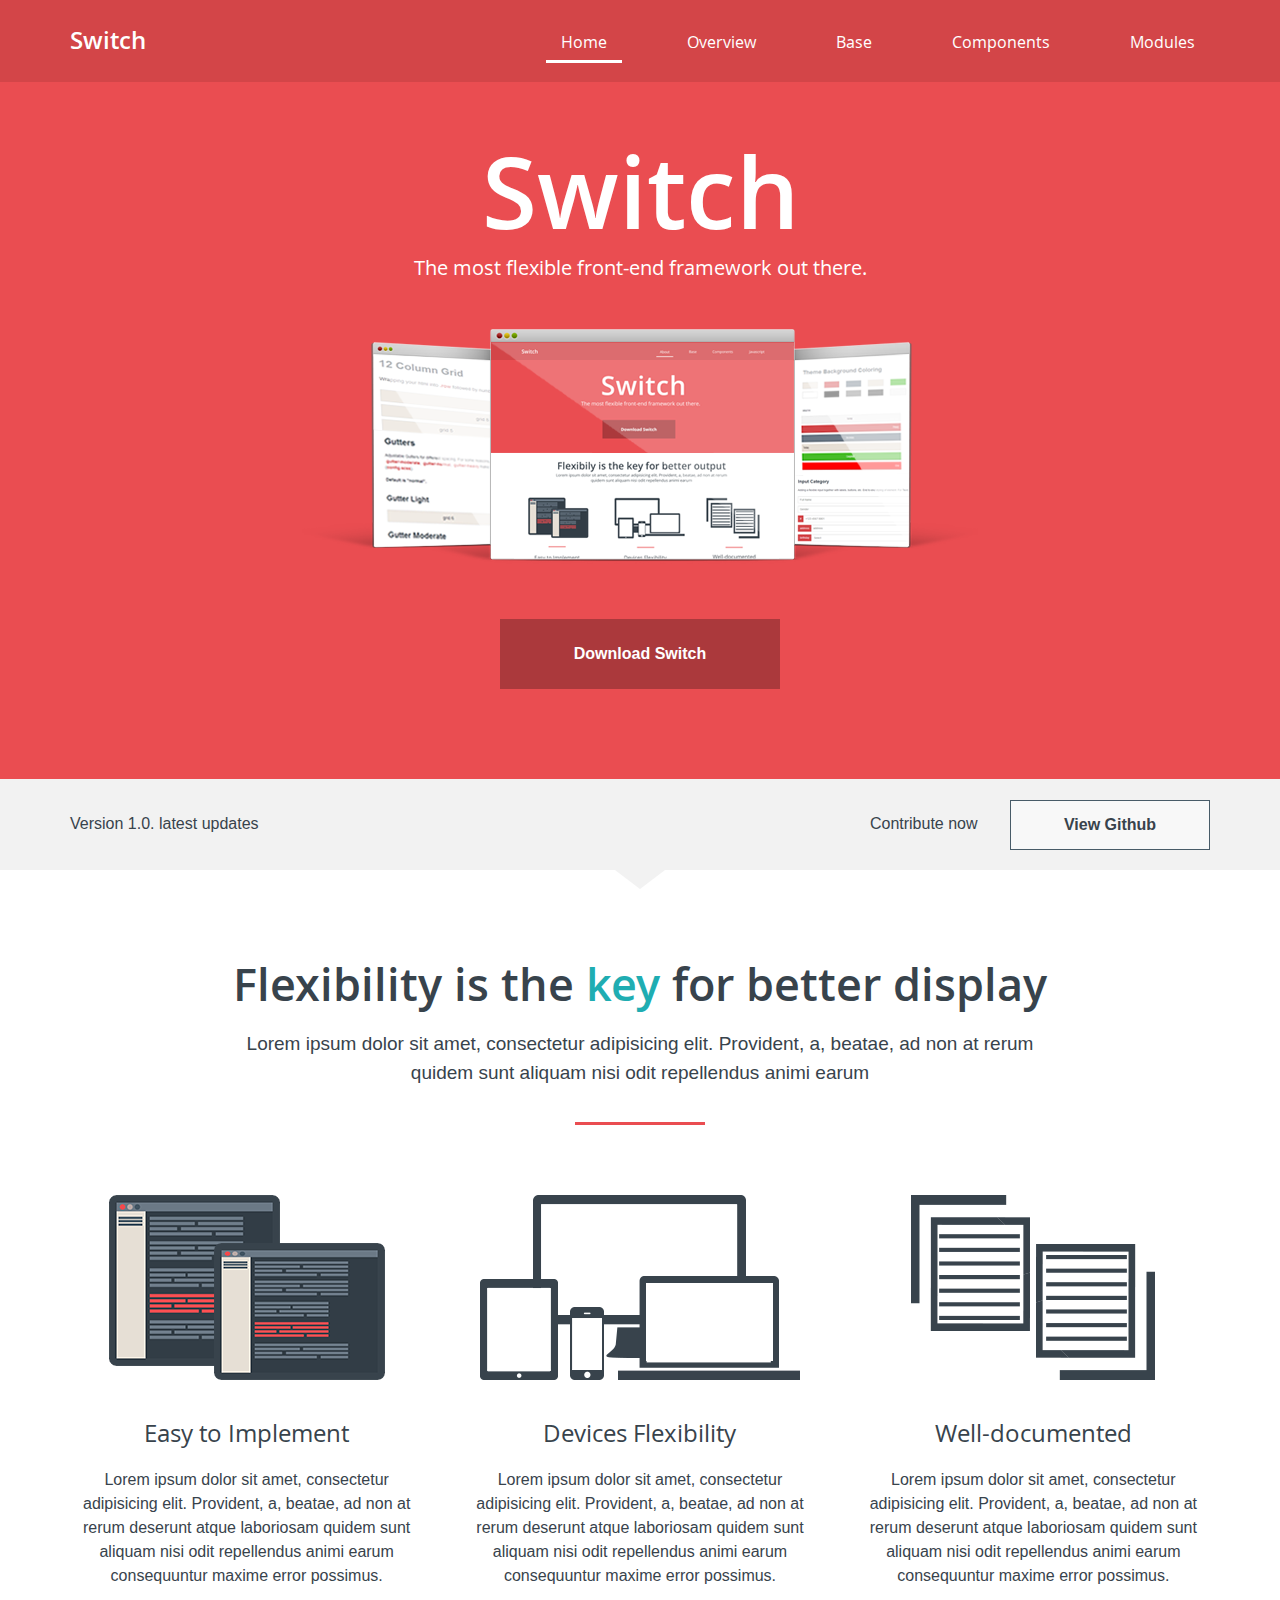
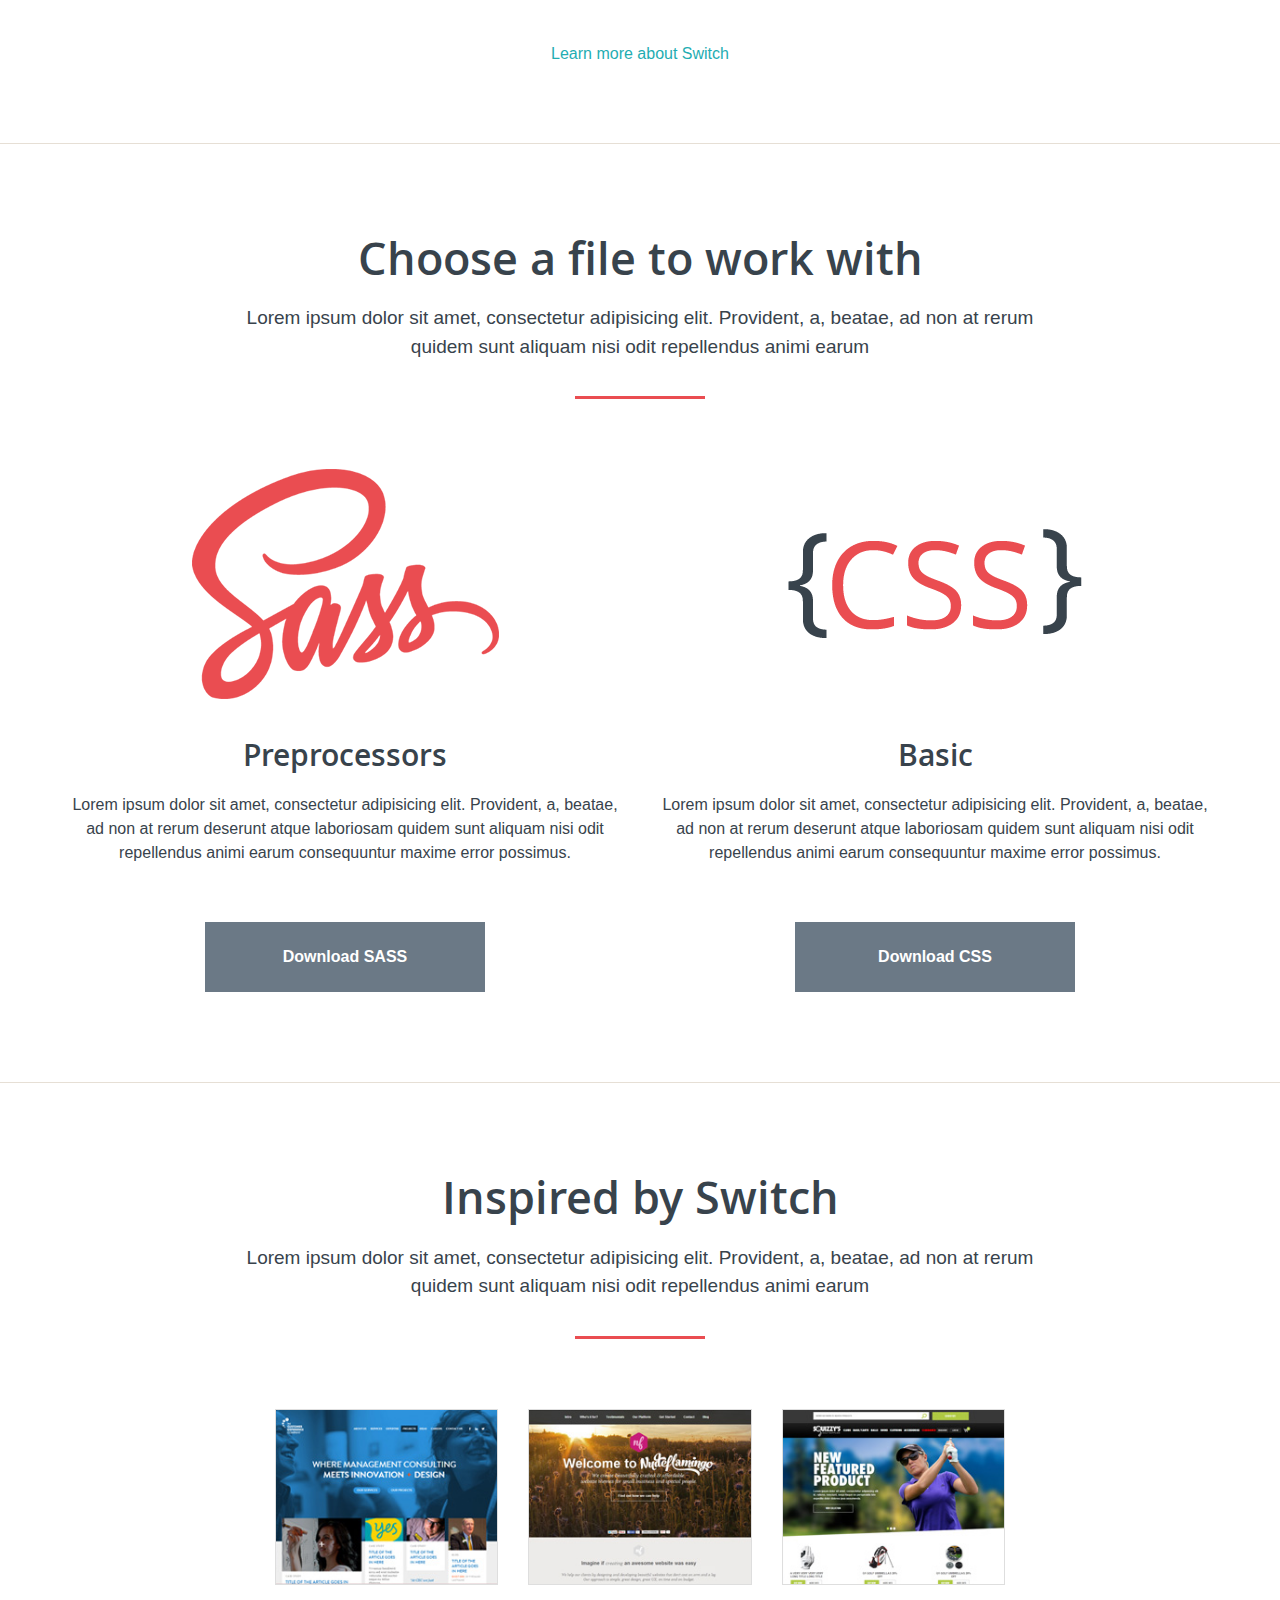
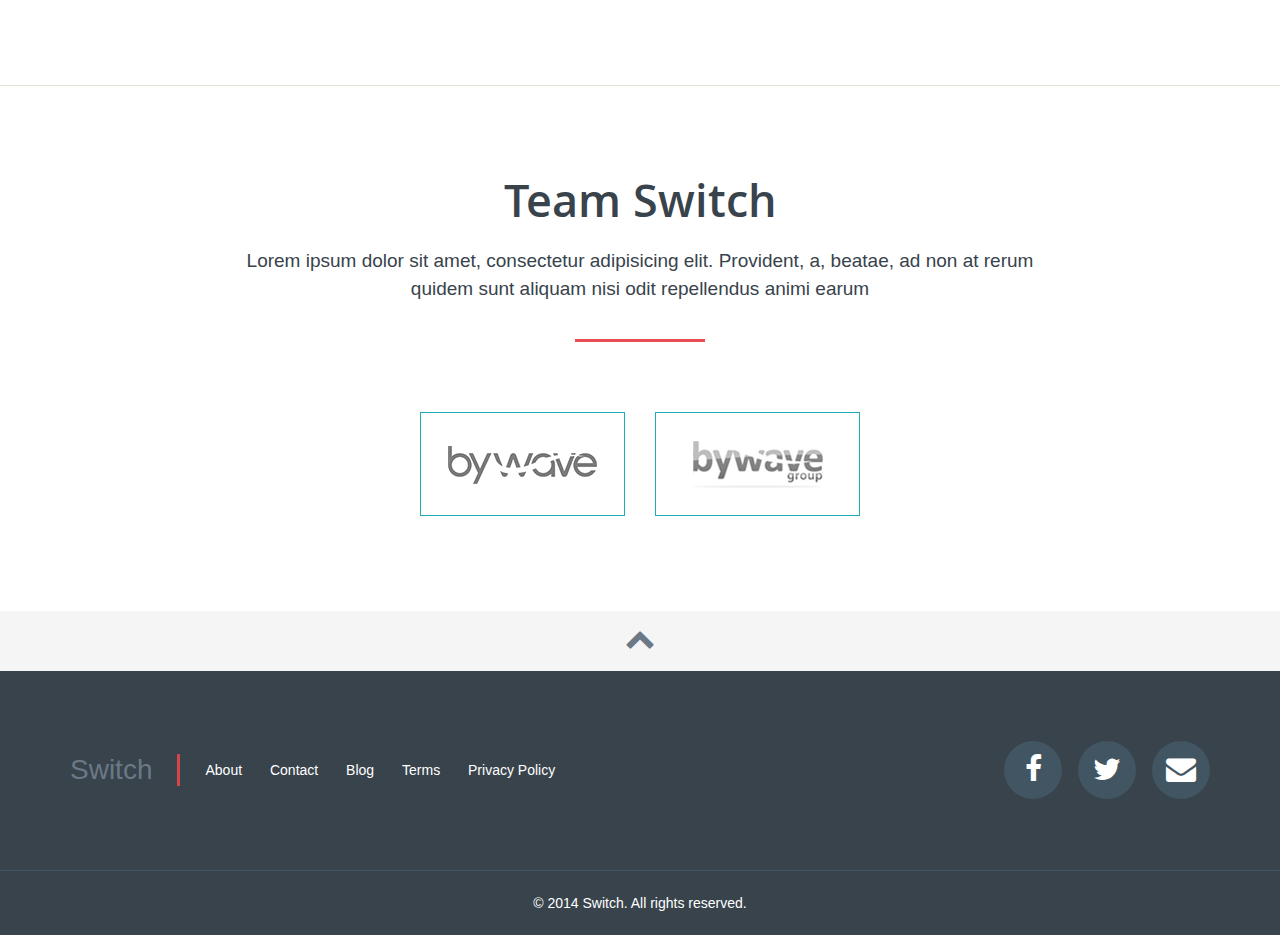
<file: docs/index.html>
<!doctype html>
<html class="no-js" lang="en">
<head>
	<meta charset="utf-8">
	<meta http-equiv="X-UA-Compatible" content="IE=edge">
	<title>Project Name</title>
	<meta name="description" content="">
	<meta name="author" content="">
	<meta name="viewport" content="width=device-width, initial-scale=1">
	<link href="../testproject/stylesheets/switch.css" rel="stylesheet" />
	<link href="assets/stylesheets/docs.css" rel="stylesheet" />
	<!--[if lte IE 8]>
   		<link href="stylesheets/ie8.css" media="screen, projection" rel="stylesheet" type="text/css" />
	<![endif]-->
	<!--[if IE 9]>
   		<link href="stylesheets/ie9.css" media="screen, projection" rel="stylesheet" type="text/css" />
	<![endif]-->
	<!--[if lt IE 9]>
	<script src="//html5shiv.googlecode.com/svn/trunk/html5.js"></script>
	<script>window.html5 || document.write('<script src="../testproject/javascripts/libs/html5.js"><\/script>')</script>
	<![endif]-->
</head>
<body class="home">
<div class="header">
	<div class="nav-bar">
		<div class="container">
			<div class="nav-bar-content left">
				<a href="index.html" class="header-logo">Switch</a>
				<a href="#" class="nav-switch">
					<span class="line"></span>
					<span class="line"></span>
					<span class="line"></span>
				</a>
			</div>
			<div class="nav-fold right">
				<ul class="nav">
					<li class="active"><a href="index.html">Home</a></li>
					<li><a href="overview.html">Overview</a></li>
					<li><a href="base.html">Base</a></li>
					<li><a href="components.html">Components</a></li>
					<li><a href="modules.html">Modules</a></li>
				</ul>
			</div>
		</div>
	</div>
</div>
<div class="main">
	<div class="hero">
		<div class="container">
			<div class="grid-8 center text-center">
				<div class="heading-category">
					<h1>Switch</h1>
					<h3>The most flexible front-end framework out there.</h3>
				</div>
				<div class="hero-image"><img src="assets/images/hero.png" alt=""></div>
				<a href="#" class="button primary large">Download Switch</a>
			</div>
		</div>
	</div>
	<div class="github-block">
		<div class="container">
			<div class="left">
				Version 1.0. latest updates
			</div>
			<div class="right">
				Contribute now <a href="#" class="button default">View Github</a>
			</div>
		</div>
	</div>
	<div class="block text-center">
		<div class="container">
			<div class="grid-9 center">
				<div class="intro">
					<h1>Flexibility is the <span class="color-important">key</span> for better display</h1>
					<p class="text-large">Lorem ipsum dolor sit amet, consectetur adipisicing elit. Provident, a, beatae, ad non at rerum quidem sunt aliquam nisi odit repellendus animi earum </p>
				</div>
			</div>
			<div class="row gutter-xlarge">
				<div class="grid-4">
					<img src="assets/images/editor.png" alt="" class="image">
					<h3>Easy to Implement</h3>
					<p>Lorem ipsum dolor sit amet, consectetur adipisicing elit. Provident, a, beatae, ad non at rerum deserunt atque laboriosam quidem sunt aliquam nisi odit repellendus animi earum consequuntur maxime error possimus.</p>
				</div>
				<div class="grid-4">
					<img src="assets/images/devices.png" alt="" class="image">
					<h3>Devices Flexibility</h3>
					<p>Lorem ipsum dolor sit amet, consectetur adipisicing elit. Provident, a, beatae, ad non at rerum deserunt atque laboriosam quidem sunt aliquam nisi odit repellendus animi earum consequuntur maxime error possimus.</p>
				</div>
				<div class="grid-4">
					<img src="assets/images/documents.png" alt="" class="image">
					<h3>Well-documented</h3>
					<p>Lorem ipsum dolor sit amet, consectetur adipisicing elit. Provident, a, beatae, ad non at rerum deserunt atque laboriosam quidem sunt aliquam nisi odit repellendus animi earum consequuntur maxime error possimus.</p>
				</div>
			</div>
			<br><br>
			<a href="#">Learn more about Switch</a>
		</div>
	</div>
	<div class="block text-center">
		<div class="container">
			<div class="grid-9 center">
				<div class="intro">
					<h1>Choose a file to work with</h1>
					<p class="text-large">Lorem ipsum dolor sit amet, consectetur adipisicing elit. Provident, a, beatae, ad non at rerum quidem sunt aliquam nisi odit repellendus animi earum </p>
				</div>
			</div>
			<div class="row gutter-xlarge">
				<div class="grid-6">
					<img src="assets/images/sass-logo.png" alt="" class="image">
					<h2>Preprocessors</h2>
					<p>Lorem ipsum dolor sit amet, consectetur adipisicing elit. Provident, a, beatae, ad non at rerum deserunt atque laboriosam quidem sunt aliquam nisi odit repellendus animi earum consequuntur maxime error possimus.</p>
					<br><br>
					<a href="#" class="button secondary large">Download SASS</a>
				</div>
				<div class="grid-6">
					<img src="assets/images/css-logo.png" alt="" class="image">
					<h2>Basic</h2>
					<p>Lorem ipsum dolor sit amet, consectetur adipisicing elit. Provident, a, beatae, ad non at rerum deserunt atque laboriosam quidem sunt aliquam nisi odit repellendus animi earum consequuntur maxime error possimus.</p>
					<br><br>
					<a href="#" class="button secondary large">Download CSS</a>
				</div>
			</div>
		</div>
	</div>
	<div class="block text-center">
		<div class="container">
			<div class="grid-9 center">
				<div class="intro">
					<h1>Inspired by Switch</h1>
					<p class="text-large">Lorem ipsum dolor sit amet, consectetur adipisicing elit. Provident, a, beatae, ad non at rerum quidem sunt aliquam nisi odit repellendus animi earum </p>
				</div>
			</div>
			<div class="inspired">
				<div class="grid-8 center">
					<div class="row">
						<div class="grid-4"><a href="#" class="thumbs"><img src="assets/images/inspired/image1.jpg" alt=""></a></div>
						<div class="grid-4"><a href="#" class="thumbs"><img src="assets/images/inspired/image2.jpg" alt=""></a></div>
						<div class="grid-4"><a href="#" class="thumbs"><img src="assets/images/inspired/image3.jpg" alt=""></a></div>
					</div>
				</div>
			</div>
		</div>
	</div>
	<div class="block text-center">
		<div class="container">
			<div class="grid-9 center">
				<div class="intro">
					<h1>Team Switch</h1>
					<p class="text-large">Lorem ipsum dolor sit amet, consectetur adipisicing elit. Provident, a, beatae, ad non at rerum quidem sunt aliquam nisi odit repellendus animi earum </p>
				</div>
			</div>
			<div class="team">
				<div class="grid-10 center">
					<ul class="list">
						<li>
							<a href="#">
								<div class="valign">
									<div class="valign-content">
										<img src="assets/images/team/bywave-logo.png" alt="">
									</div>
								</div>
							</a>
						</li>
						<li>
							<a href="#">
								<div class="valign">
									<div class="valign-content">
										<img src="assets/images/team/bywave-group.png" alt="">
									</div>
								</div>
							</a>
						</li>
					</ul>
				</div>
			</div>
		</div>
	</div>
</div>
<div class="footer">
	<a href="#" class="btt"><span><i class="fa fa-chevron-up"></i></span></a>
	<div class="footer-content">
		<div class="container text-center-small">
			<div class="row">
				<div class="grid-7">
					<div class="footer-logo">Switch</div>
					<ul class="footer-nav">
						<li><a href="#">About</a></li>
						<li><a href="#">Contact</a></li>
						<li><a href="#">Blog</a></li>
						<li><a href="#">Terms</a></li>
						<li><a href="#">Privacy Policy</a></li>
					</ul>
				</div>
				<div class="grid-5">
					<ul class="footer-social right">
						<li><a href="#"><i class="fa fa-facebook"></i></a></li>
						<li><a href="#"><i class="fa fa-twitter"></i></a></li>
						<li><a href="#"><i class="fa fa-envelope"></i></a></li>
					</ul>
				</div>
			</div>
		</div>
	</div>
	<div class="footer-bottom text-center">
		<div class="copyright">&copy; 2014 Switch. All rights reserved. </div>
	</div>
</div>
<!-- <span class="left"><strong>Set values what you desired on <a href="sass/base/_config.scss" target="_blank">config.scss</a></strong></span>
		<br class="show-on-light">
		 -->
<script src="//ajax.googleapis.com/ajax/libs/jquery/1.10.2/jquery.min.js"></script>
<script>window.jQuery || document.write('<script src="../testproject/javascripts/libs/jquery-1.10.2.min.js"><\/script>')</script>
<script src="../testproject/javascripts/plugins.js"></script>
<script src="../testproject/javascripts/script.js"></script>
<!-- Google Analytics: change UA-XXXXX-X to be your site's ID. -->
<script>
    (function(b,o,i,l,e,r){b.GoogleAnalyticsObject=l;b[l]||(b[l]=
    function(){(b[l].q=b[l].q||[]).push(arguments)});b[l].l=+new Date;
    e=o.createElement(i);r=o.getElementsByTagName(i)[0];
    e.src='//www.google-analytics.com/analytics.js';
    r.parentNode.insertBefore(e,r)}(window,document,'script','ga'));
    ga('create','UA-XXXXX-X');ga('send','pageview');
</script>
</body>
</html>
</file>
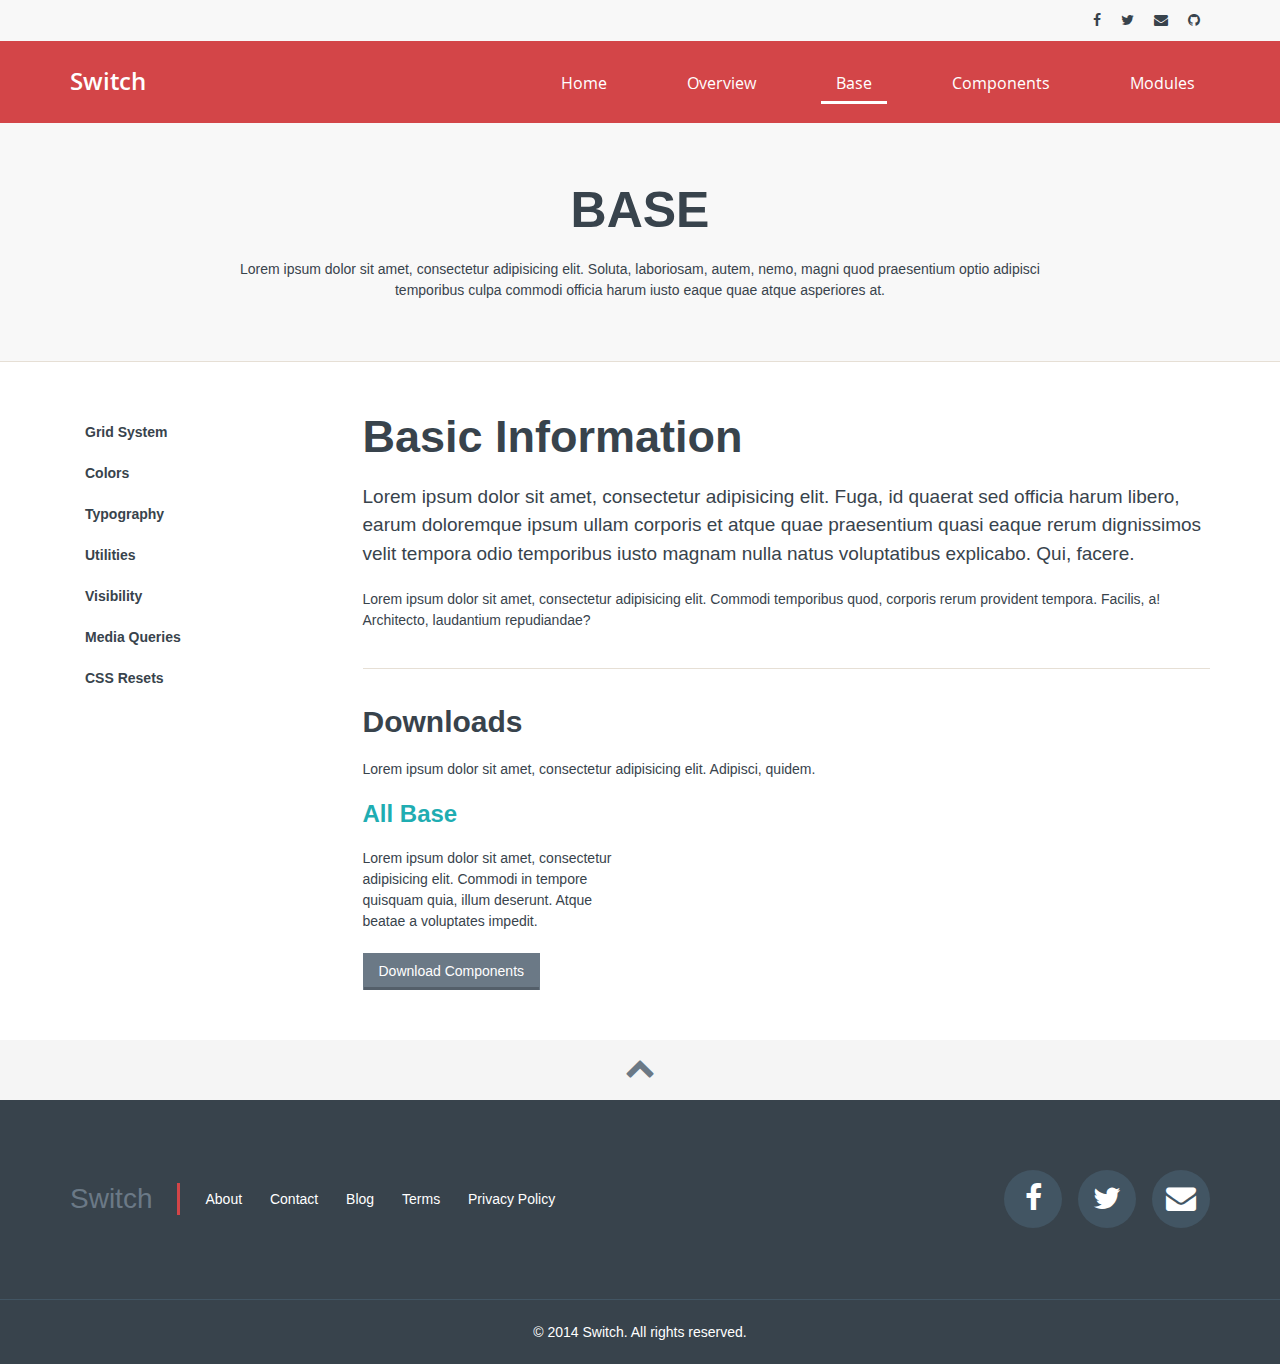
<file: docs/base.html>
<!doctype html>
<html class="no-js" lang="en">
<head>
	<meta charset="utf-8">
	<meta http-equiv="X-UA-Compatible" content="IE=edge">
	<title>Project Name</title>
	<meta name="description" content="">
	<meta name="author" content="">
	<meta name="viewport" content="width=device-width, initial-scale=1">
	<link href="../testproject/stylesheets/switch.css" rel="stylesheet" />
	<link href="assets/stylesheets/docs.css" rel="stylesheet" />
	<!--[if lte IE 8]>
   		<link href="stylesheets/ie8.css" media="screen, projection" rel="stylesheet" type="text/css" />
	<![endif]-->
	<!--[if IE 9]>
   		<link href="stylesheets/ie9.css" media="screen, projection" rel="stylesheet" type="text/css" />
	<![endif]-->
	<!--[if lt IE 9]>
	<script src="//html5shiv.googlecode.com/svn/trunk/html5.js"></script>
	<script>window.html5 || document.write('<script src="../testproject/javascripts/libs/html5.js"><\/script>')</script>
	<![endif]-->
</head>
<body>
<div class="header">
	<div class="top-bar">
		<div class="container">
			<ul class="header-social force-right">
				<li><a href="#"><i class="fa fa-facebook"></i></a></li>
				<li><a href="#"><i class="fa fa-twitter"></i></a></li>
				<li><a href="#"><i class="fa fa-envelope"></i></a></li>
				<li><a href="#"><i class="fa fa-github"></i></a></li>
			</ul>
		</div>
	</div>
	<div class="nav-bar">
		<div class="container">
			<div class="nav-bar-content left">
				<a href="index.html" class="header-logo">Switch</a>
				<a href="#" class="nav-switch">
					<span class="line"></span>
					<span class="line"></span>
					<span class="line"></span>
				</a>
			</div>
			<div class="nav-fold right">
				<ul class="nav">
					<li><a href="index.html">Home</a></li>
					<li><a href="overview.html">Overview</a></li>
					<li class="active"><a href="base.html">Base</a></li>
					<li><a href="components.html">Components</a></li>
					<li><a href="modules.html">Modules</a></li>
				</ul>
			</div>
		</div>
	</div>
</div>
<div class="main">
	<div class="main-top">
		<div class="container">
			<div class="row">
				<div class="grid-9 center text-center">
					<h1>Base</h1>
					<p>Lorem ipsum dolor sit amet, consectetur adipisicing elit. Soluta, laboriosam, autem, nemo, magni quod praesentium optio adipisci temporibus culpa commodi officia harum iusto eaque quae atque asperiores at.</p>
				</div>
			</div>
		</div>
	</div>
	<div class="container">
		<div class="row">
			<div class="grid-3">
				<div class="sidebar">
					<div class="block">
						<ul class="sidenav">
							<li><a href="base/grid_system.html">Grid System</a></li>
							<li><a href="base/colors.html">Colors</a></li>
							<li><a href="base/typography.html">Typography</a></li>
							<li><a href="base/utilities.html">Utilities</a></li>
							<li><a href="base/visibility.html">Visibility</a></li>
							<li><a href="base/media_queries.html">Media Queries</a></li>
							<li><a href="base/css_resets.html">CSS Resets</a></li>
						</ul>
					</div>
				</div>
			</div>
			<div class="grid-9">
				<div class="main-content">
					<div class="block">
						<h1>Basic Information</h1>
						<p class="text-large">Lorem ipsum dolor sit amet, consectetur adipisicing elit. Fuga, id quaerat sed officia harum libero, earum doloremque ipsum ullam corporis et atque quae praesentium quasi eaque rerum dignissimos velit tempora odio temporibus iusto magnam nulla natus voluptatibus explicabo. Qui, facere.</p>
						<p>Lorem ipsum dolor sit amet, consectetur adipisicing elit. Commodi temporibus quod, corporis rerum provident tempora. Facilis, a! Architecto, laudantium repudiandae?</p>
						<br><hr><br>
						<h2>Downloads</h2>
						<p>Lorem ipsum dolor sit amet, consectetur adipisicing elit. Adipisci, quidem.</p>
						<div class="row">
							<div class="grid-4">
								<h3 class="color-important">All Base</h3>
								<p>Lorem ipsum dolor sit amet, consectetur adipisicing elit. Commodi in tempore quisquam quia, illum deserunt. Atque beatae a voluptates impedit.</p>
								<a href="#" class="button secondary">Download Components</a>
							</div>
						</div>
					</div>
				</div>
			</div>
		</div>
	</div>
</div>
<div class="footer">
	<a href="#" class="btt"><span><i class="fa fa-chevron-up"></i></span></a>
	<div class="footer-content">
		<div class="container text-center-small">
			<div class="row">
				<div class="grid-7">
					<div class="footer-logo">Switch</div>
					<ul class="footer-nav">
						<li><a href="#">About</a></li>
						<li><a href="#">Contact</a></li>
						<li><a href="#">Blog</a></li>
						<li><a href="#">Terms</a></li>
						<li><a href="#">Privacy Policy</a></li>
					</ul>
				</div>
				<div class="grid-5">
					<ul class="footer-social right">
						<li><a href="#"><i class="fa fa-facebook"></i></a></li>
						<li><a href="#"><i class="fa fa-twitter"></i></a></li>
						<li><a href="#"><i class="fa fa-envelope"></i></a></li>
					</ul>
				</div>
			</div>
		</div>
	</div>
	<div class="footer-bottom text-center">
		<div class="copyright">&copy; 2014 Switch. All rights reserved. </div>
	</div>
</div>
<script src="//ajax.googleapis.com/ajax/libs/jquery/1.10.2/jquery.min.js"></script>
<script>window.jQuery || document.write('<script src="../testproject/javascripts/libs/jquery-1.10.2.min.js"><\/script>')</script>
<script src="../testproject/javascripts/plugins.js"></script>
<script src="../testproject/javascripts/script.js"></script>
<!-- Google Analytics: change UA-XXXXX-X to be your site's ID. -->
<script>
    (function(b,o,i,l,e,r){b.GoogleAnalyticsObject=l;b[l]||(b[l]=
    function(){(b[l].q=b[l].q||[]).push(arguments)});b[l].l=+new Date;
    e=o.createElement(i);r=o.getElementsByTagName(i)[0];
    e.src='//www.google-analytics.com/analytics.js';
    r.parentNode.insertBefore(e,r)}(window,document,'script','ga'));
    ga('create','UA-XXXXX-X');ga('send','pageview');
</script>
</body>
</html>
</file>
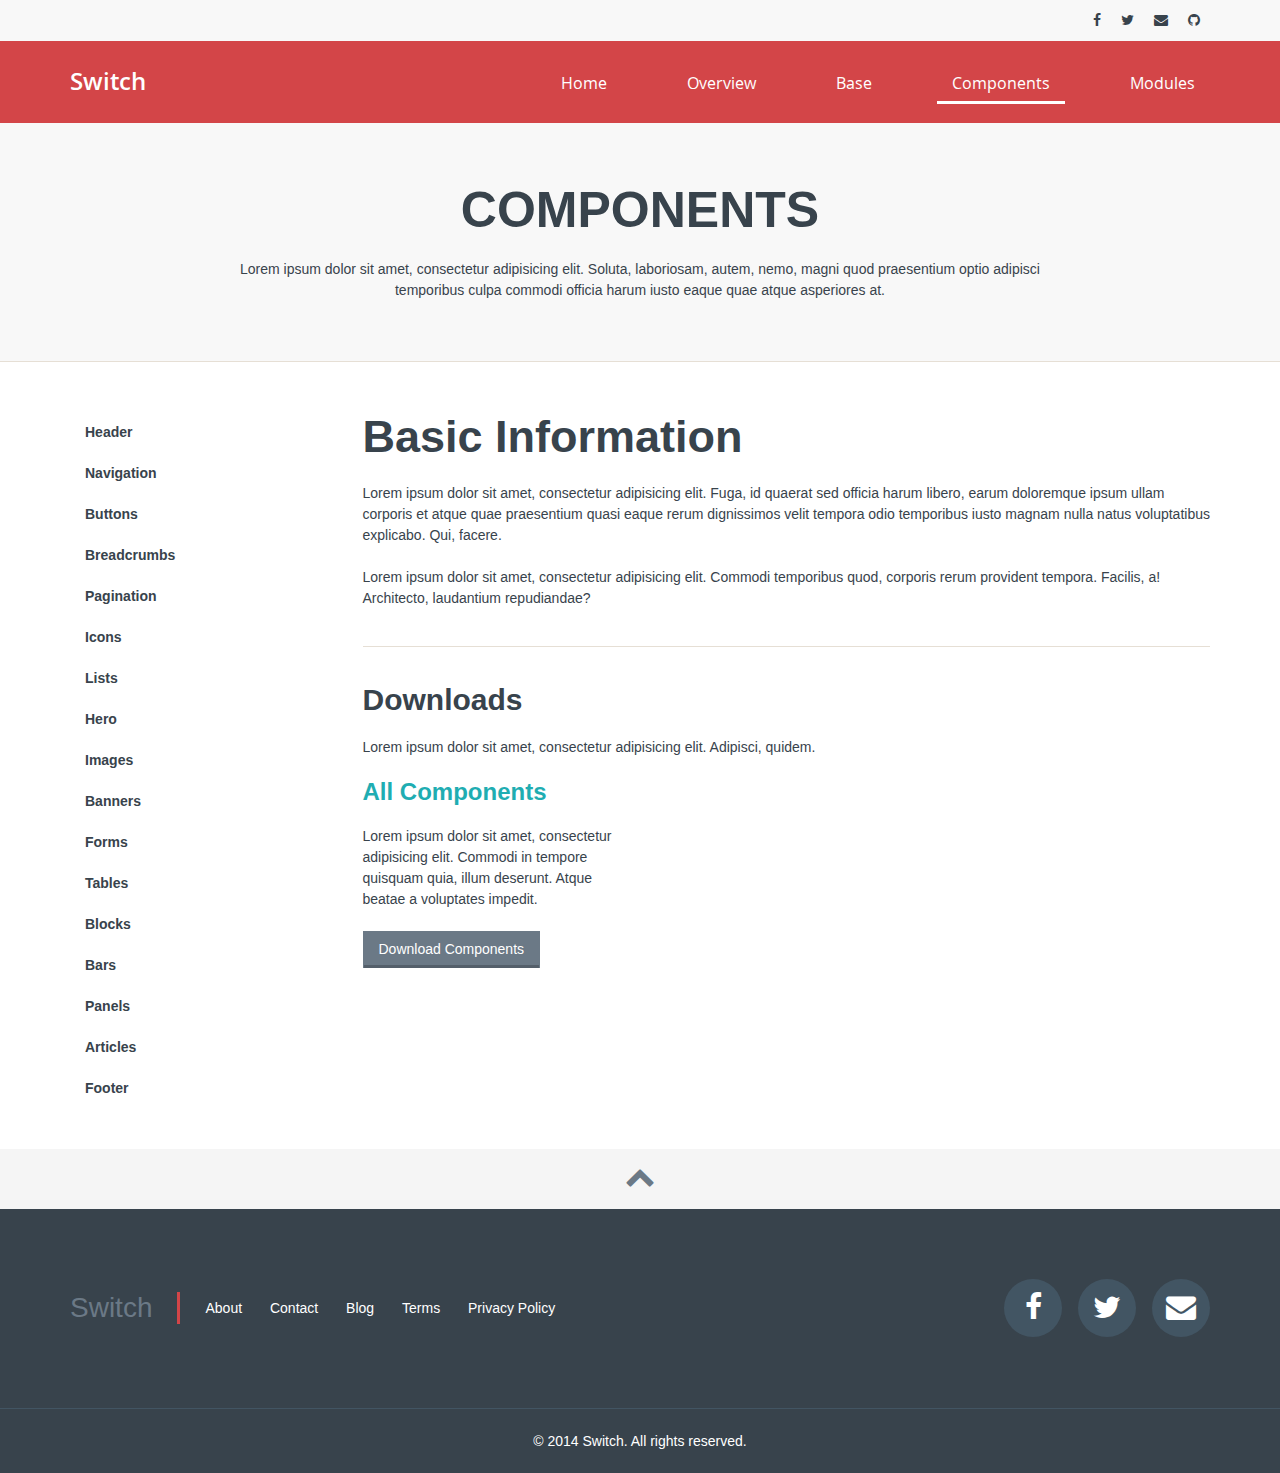
<file: docs/components.html>
<!doctype html>
<html class="no-js" lang="en">
<head>
	<meta charset="utf-8">
	<meta http-equiv="X-UA-Compatible" content="IE=edge">
	<title>Project Name</title>
	<meta name="description" content="">
	<meta name="author" content="">
	<meta name="viewport" content="width=device-width, initial-scale=1">
	<link href="../testproject/stylesheets/switch.css" rel="stylesheet" />
	<link href="assets/stylesheets/docs.css" rel="stylesheet" />
	<!--[if lte IE 8]>
   		<link href="stylesheets/ie8.css" media="screen, projection" rel="stylesheet" type="text/css" />
	<![endif]-->
	<!--[if IE 9]>
   		<link href="stylesheets/ie9.css" media="screen, projection" rel="stylesheet" type="text/css" />
	<![endif]-->
	<!--[if lt IE 9]>
	<script src="//html5shiv.googlecode.com/svn/trunk/html5.js"></script>
	<script>window.html5 || document.write('<script src="../testproject/javascripts/libs/html5.js"><\/script>')</script>
	<![endif]-->
</head>
<body>
<div class="header">
	<div class="top-bar">
		<div class="container">
			<ul class="header-social force-right">
				<li><a href="#"><i class="fa fa-facebook"></i></a></li>
				<li><a href="#"><i class="fa fa-twitter"></i></a></li>
				<li><a href="#"><i class="fa fa-envelope"></i></a></li>
				<li><a href="#"><i class="fa fa-github"></i></a></li>
			</ul>
		</div>
	</div>
	<div class="nav-bar">
		<div class="container">
			<div class="nav-bar-content left">
				<a href="index.html" class="header-logo">Switch</a>
				<a href="#" class="nav-switch">
					<span class="line"></span>
					<span class="line"></span>
					<span class="line"></span>
				</a>
			</div>
			<div class="nav-fold right">
				<ul class="nav">
					<li><a href="index.html">Home</a></li>
					<li><a href="overview.html">Overview</a></li>
					<li><a href="base.html">Base</a></li>
					<li class="active"><a href="components.html">Components</a></li>
					<li><a href="modules.html">Modules</a></li>
				</ul>
			</div>
		</div>
	</div>
</div>
<div class="main">
	<div class="main-top">
		<div class="container">
			<div class="row">
				<div class="grid-9 center text-center">
					<h1>Components</h1>
					<p>Lorem ipsum dolor sit amet, consectetur adipisicing elit. Soluta, laboriosam, autem, nemo, magni quod praesentium optio adipisci temporibus culpa commodi officia harum iusto eaque quae atque asperiores at.</p>
				</div>
			</div>
		</div>
	</div>
	<div class="container">
		<div class="row">
			<div class="grid-3">
				<div class="sidebar">
					<div class="block">
						<ul class="sidenav">
							<li><a href="components/header.html">Header</a></li>
							<li><a href="components/navigation.html">Navigation</a></li>
							<li><a href="components/buttons.html">Buttons</a></li>
							<li><a href="components/breadcrumbs.html">Breadcrumbs</a></li>
							<li><a href="components/pagination.html">Pagination</a></li>
							<li><a href="components/icons.html">Icons</a></li>
							<li><a href="components/lists.html">Lists</a></li>
							<li><a href="components/hero.html">Hero</a></li>
							<li><a href="components/images.html">Images</a></li>
							<li><a href="components/banners.html">Banners</a></li>
							<li><a href="components/forms.html">Forms</a></li>
							<li><a href="components/tables.html">Tables</a></li>
							<li><a href="components/blocks.html">Blocks</a></li>
							<li><a href="components/bars.html">Bars</a></li>
							<li><a href="components/panels.html">Panels</a></li>
							<li><a href="components/articles.html">Articles</a></li>
							<li><a href="components/footer.html">Footer</a></li>
						</ul>
					</div>
				</div>
			</div>
			<div class="grid-9">
				<div class="main-content">
					<div class="block">
						<h1>Basic Information</h1>
						<p>Lorem ipsum dolor sit amet, consectetur adipisicing elit. Fuga, id quaerat sed officia harum libero, earum doloremque ipsum ullam corporis et atque quae praesentium quasi eaque rerum dignissimos velit tempora odio temporibus iusto magnam nulla natus voluptatibus explicabo. Qui, facere.</p>
						<p>Lorem ipsum dolor sit amet, consectetur adipisicing elit. Commodi temporibus quod, corporis rerum provident tempora. Facilis, a! Architecto, laudantium repudiandae?</p>
						<br><hr><br>
						<h2>Downloads</h2>
						<p>Lorem ipsum dolor sit amet, consectetur adipisicing elit. Adipisci, quidem.</p>
						<div class="row">
							<div class="grid-4">
								<h3 class="color-important">All Components</h3>
								<p>Lorem ipsum dolor sit amet, consectetur adipisicing elit. Commodi in tempore quisquam quia, illum deserunt. Atque beatae a voluptates impedit.</p>
								<a href="#" class="button secondary">Download Components</a>
							</div>
						</div>
					</div>
				</div>
			</div>
		</div>
	</div>
</div>
<div class="footer">
	<a href="#" class="btt"><span><i class="fa fa-chevron-up"></i></span></a>
	<div class="footer-content">
		<div class="container text-center-small">
			<div class="row">
				<div class="grid-7">
					<div class="footer-logo">Switch</div>
					<ul class="footer-nav">
						<li><a href="#">About</a></li>
						<li><a href="#">Contact</a></li>
						<li><a href="#">Blog</a></li>
						<li><a href="#">Terms</a></li>
						<li><a href="#">Privacy Policy</a></li>
					</ul>
				</div>
				<div class="grid-5">
					<ul class="footer-social right">
						<li><a href="#"><i class="fa fa-facebook"></i></a></li>
						<li><a href="#"><i class="fa fa-twitter"></i></a></li>
						<li><a href="#"><i class="fa fa-envelope"></i></a></li>
					</ul>
				</div>
			</div>
		</div>
	</div>
	<div class="footer-bottom text-center">
		<div class="copyright">&copy; 2014 Switch. All rights reserved. </div>
	</div>
</div>
<script src="//ajax.googleapis.com/ajax/libs/jquery/1.10.2/jquery.min.js"></script>
<script>window.jQuery || document.write('<script src="../testproject/javascripts/libs/jquery-1.10.2.min.js"><\/script>')</script>
<script src="../testproject/javascripts/plugins.js"></script>
<script src="../testproject/javascripts/script.js"></script>
<!-- Google Analytics: change UA-XXXXX-X to be your site's ID. -->
<script>
    (function(b,o,i,l,e,r){b.GoogleAnalyticsObject=l;b[l]||(b[l]=
    function(){(b[l].q=b[l].q||[]).push(arguments)});b[l].l=+new Date;
    e=o.createElement(i);r=o.getElementsByTagName(i)[0];
    e.src='//www.google-analytics.com/analytics.js';
    r.parentNode.insertBefore(e,r)}(window,document,'script','ga'));
    ga('create','UA-XXXXX-X');ga('send','pageview');
</script>
</body>
</html>
</file>
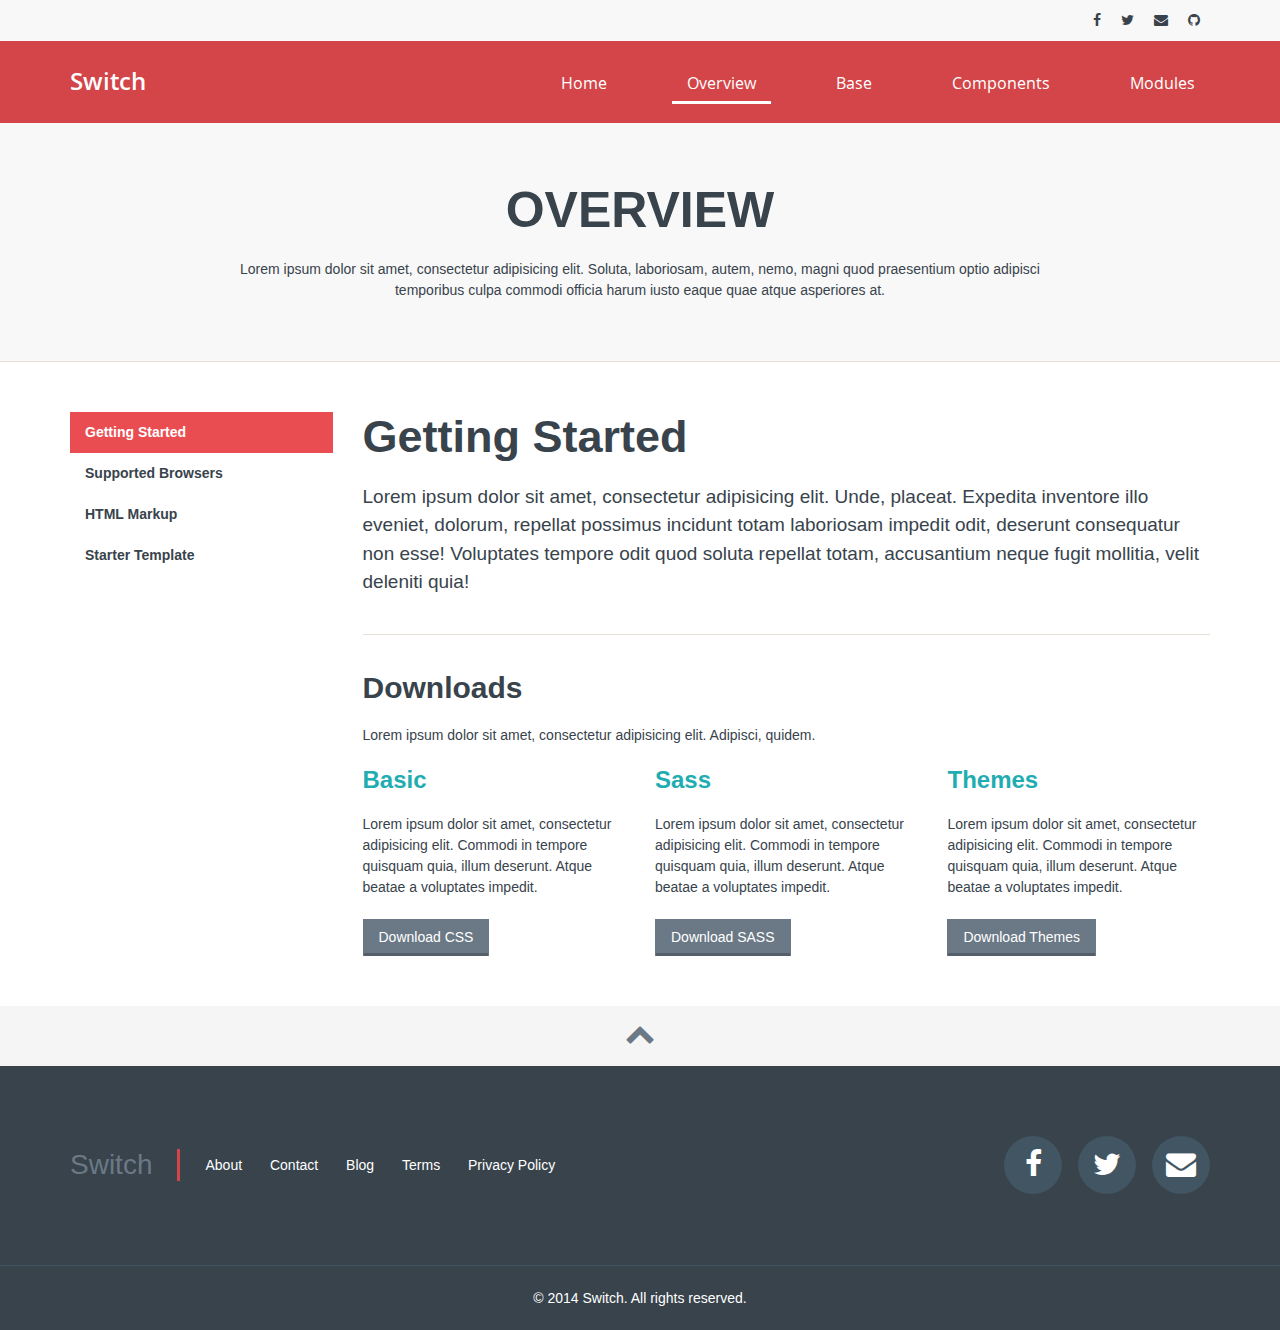
<file: docs/overview.html>
<!doctype html>
<html class="no-js" lang="en">
<head>
	<meta charset="utf-8">
	<meta http-equiv="X-UA-Compatible" content="IE=edge">
	<title>Project Name</title>
	<meta name="description" content="">
	<meta name="author" content="">
	<meta name="viewport" content="width=device-width, initial-scale=1">
	<link href="../testproject/stylesheets/switch.css" rel="stylesheet" />
	<link href="assets/stylesheets/docs.css" rel="stylesheet" />
	<!--[if lte IE 8]>
   		<link href="stylesheets/ie8.css" media="screen, projection" rel="stylesheet" type="text/css" />
	<![endif]-->
	<!--[if IE 9]>
   		<link href="stylesheets/ie9.css" media="screen, projection" rel="stylesheet" type="text/css" />
	<![endif]-->
	<!--[if lt IE 9]>
	<script src="//html5shiv.googlecode.com/svn/trunk/html5.js"></script>
	<script>window.html5 || document.write('<script src="../testproject/javascripts/libs/html5.js"><\/script>')</script>
	<![endif]-->
</head>
<body>
<div class="header">
	<div class="top-bar">
		<div class="container">
			<ul class="header-social force-right">
				<li><a href="#"><i class="fa fa-facebook"></i></a></li>
				<li><a href="#"><i class="fa fa-twitter"></i></a></li>
				<li><a href="#"><i class="fa fa-envelope"></i></a></li>
				<li><a href="#"><i class="fa fa-github"></i></a></li>
			</ul>
		</div>
	</div>
	<div class="nav-bar">
		<div class="container">
			<div class="nav-bar-content left">
				<a href="index.html" class="header-logo">Switch</a>
				<a href="#" class="nav-switch">
					<span class="line"></span>
					<span class="line"></span>
					<span class="line"></span>
				</a>
			</div>
			<div class="nav-fold right">
				<ul class="nav">
					<li><a href="index.html">Home</a></li>
					<li class="active"><a href="overview.html">Overview</a></li>
					<li><a href="base.html">Base</a></li>
					<li><a href="components.html">Components</a></li>
					<li><a href="modules.html">Modules</a></li>
				</ul>
			</div>
		</div>
	</div>
</div>
<div class="main">
	<div class="main-top">
		<div class="container">
			<div class="row">
				<div class="grid-9 center text-center">
					<h1>Overview</h1>
					<p>Lorem ipsum dolor sit amet, consectetur adipisicing elit. Soluta, laboriosam, autem, nemo, magni quod praesentium optio adipisci temporibus culpa commodi officia harum iusto eaque quae atque asperiores at.</p>
				</div>
			</div>
		</div>
	</div>
	<div class="container">
		<div class="row">
			<div class="grid-3">
				<div class="sidebar">
					<div class="block">
						<ul class="sidenav">
							<li class="active"><a href="overview.html">Getting Started</a></li>
							<li><a href="supported_browsers_devices.html">Supported Browsers</a></li>
							<li><a href="html_markup.html">HTML Markup</a></li>
							<li><a href="templates.html">Starter Template</a></li>
						</ul>
					</div>
				</div>
			</div>
			<div class="grid-9">
				<div class="main-content">
					<div class="block">
						<h1>Getting Started</h1>
						<p class="text-large">Lorem ipsum dolor sit amet, consectetur adipisicing elit. Unde, placeat. Expedita inventore illo eveniet, dolorum, repellat possimus incidunt totam laboriosam impedit odit, deserunt consequatur non esse! Voluptates tempore odit quod soluta repellat totam, accusantium neque fugit mollitia, velit deleniti quia!</p>
						<br><hr><br>
						<h2>Downloads</h2>
						<p>Lorem ipsum dolor sit amet, consectetur adipisicing elit. Adipisci, quidem.</p>
						<div class="row">
							<div class="grid-4">
								<h3 class="color-important">Basic</h3>
								<p>Lorem ipsum dolor sit amet, consectetur adipisicing elit. Commodi in tempore quisquam quia, illum deserunt. Atque beatae a voluptates impedit.</p>
								<a href="#" class="button secondary">Download CSS</a>
							</div>
							<div class="grid-4">
								<h3 class="color-important">Sass</h3>
								<p>Lorem ipsum dolor sit amet, consectetur adipisicing elit. Commodi in tempore quisquam quia, illum deserunt. Atque beatae a voluptates impedit.</p>
								<a href="#" class="button secondary">Download SASS</a>
							</div>
							<div class="grid-4">
								<h3 class="color-important">Themes</h3>
								<p>Lorem ipsum dolor sit amet, consectetur adipisicing elit. Commodi in tempore quisquam quia, illum deserunt. Atque beatae a voluptates impedit.</p>
								<a href="#" class="button secondary">Download Themes</a>
							</div>
						</div>
					</div>
				</div>
			</div>
		</div>
	</div>
</div>
<div class="footer">
	<a href="#" class="btt"><span><i class="fa fa-chevron-up"></i></span></a>
	<div class="footer-content">
		<div class="container text-center-small">
			<div class="row">
				<div class="grid-7">
					<div class="footer-logo">Switch</div>
					<ul class="footer-nav">
						<li><a href="#">About</a></li>
						<li><a href="#">Contact</a></li>
						<li><a href="#">Blog</a></li>
						<li><a href="#">Terms</a></li>
						<li><a href="#">Privacy Policy</a></li>
					</ul>
				</div>
				<div class="grid-5">
					<ul class="footer-social right">
						<li><a href="#"><i class="fa fa-facebook"></i></a></li>
						<li><a href="#"><i class="fa fa-twitter"></i></a></li>
						<li><a href="#"><i class="fa fa-envelope"></i></a></li>
					</ul>
				</div>
			</div>
		</div>
	</div>
	<div class="footer-bottom text-center">
		<div class="copyright">&copy; 2014 Switch. All rights reserved. </div>
	</div>
</div>
<script src="//ajax.googleapis.com/ajax/libs/jquery/1.10.2/jquery.min.js"></script>
<script>window.jQuery || document.write('<script src="../testproject/javascripts/libs/jquery-1.10.2.min.js"><\/script>')</script>
<script src="../testproject/javascripts/plugins.js"></script>
<script src="../testproject/javascripts/script.js"></script>
<!-- Google Analytics: change UA-XXXXX-X to be your site's ID. -->
<script>
    (function(b,o,i,l,e,r){b.GoogleAnalyticsObject=l;b[l]||(b[l]=
    function(){(b[l].q=b[l].q||[]).push(arguments)});b[l].l=+new Date;
    e=o.createElement(i);r=o.getElementsByTagName(i)[0];
    e.src='//www.google-analytics.com/analytics.js';
    r.parentNode.insertBefore(e,r)}(window,document,'script','ga'));
    ga('create','UA-XXXXX-X');ga('send','pageview');
</script>
</body>
</html>
</file>
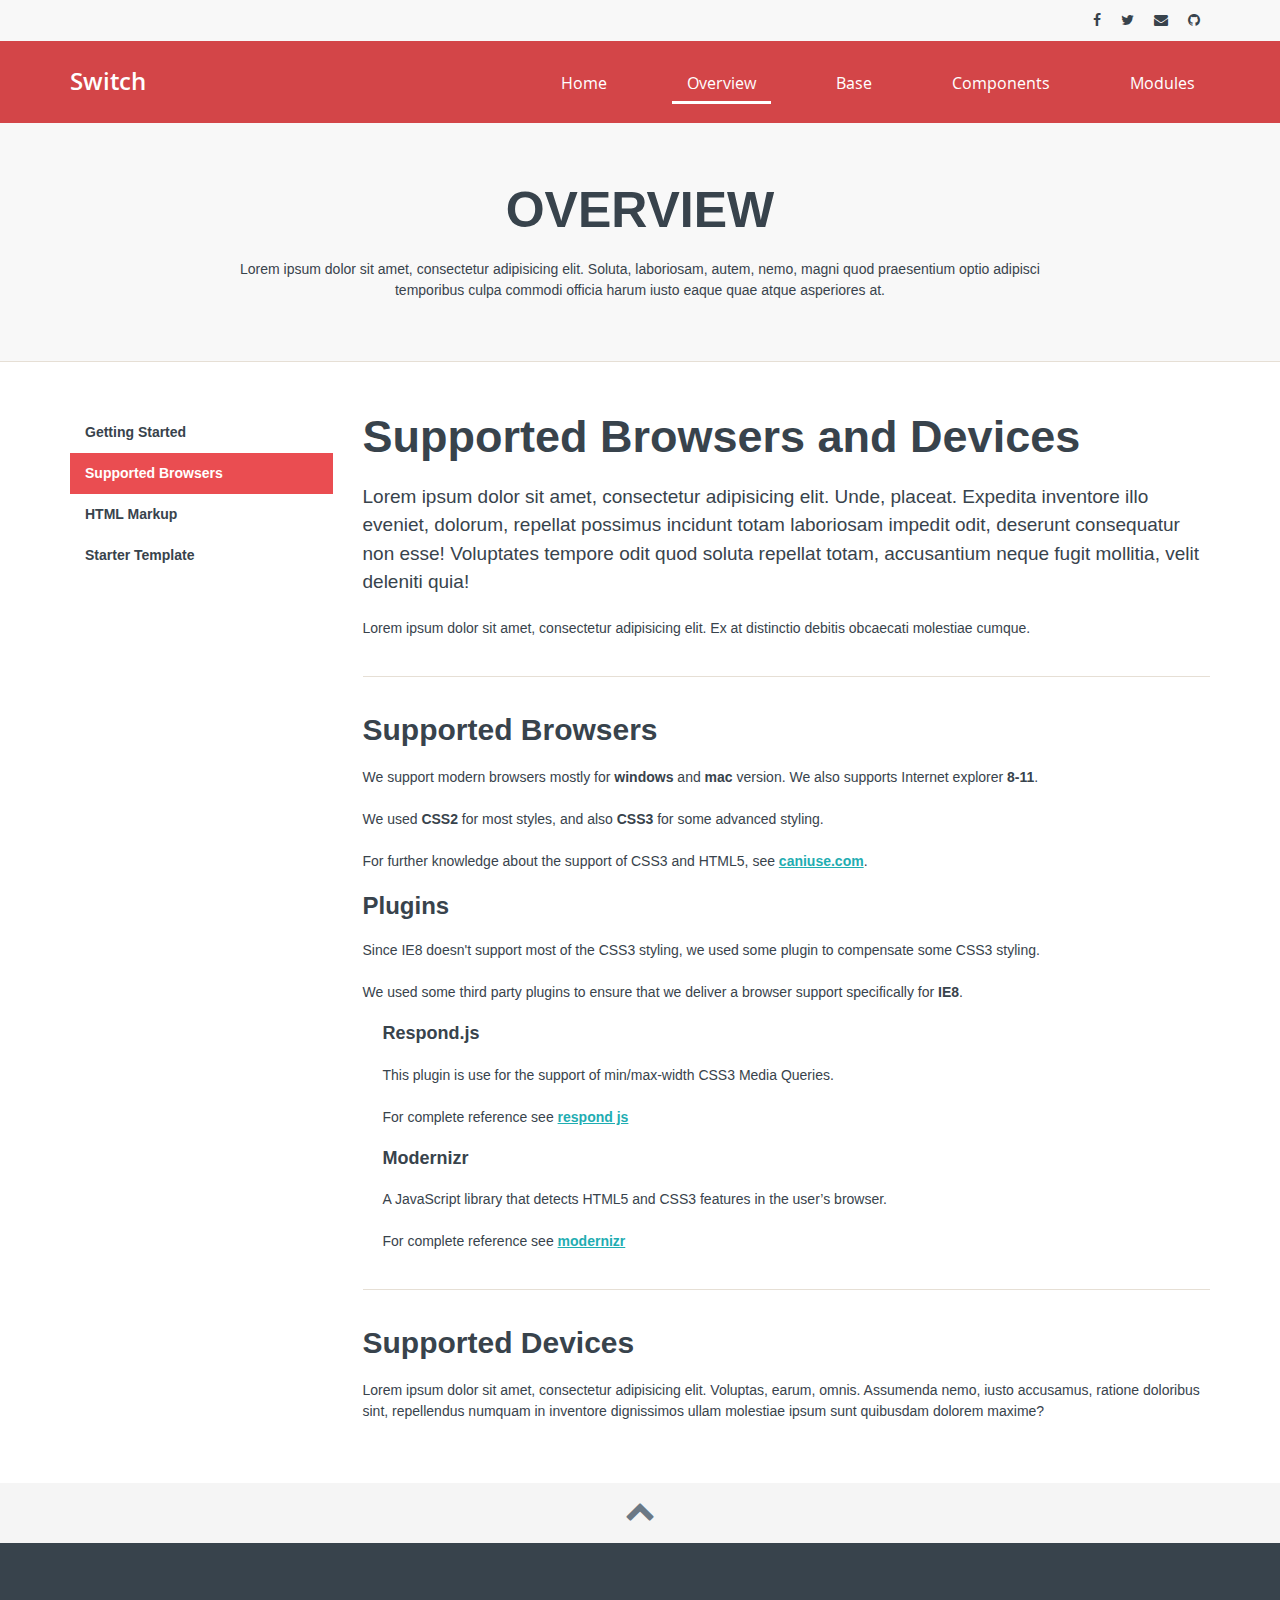
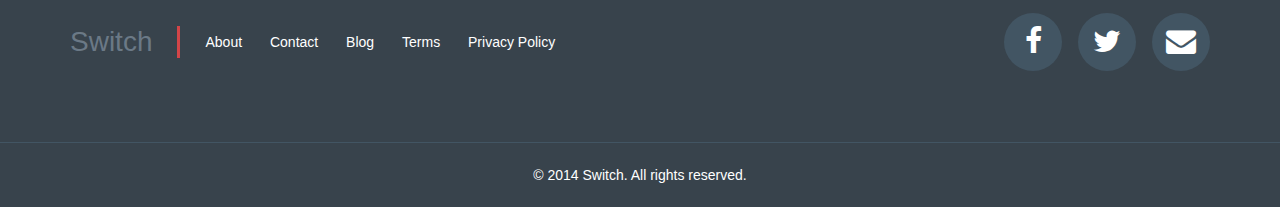
<file: docs/supported_browsers_devices.html>
<!doctype html>
<html class="no-js" lang="en">
<head>
	<meta charset="utf-8">
	<meta http-equiv="X-UA-Compatible" content="IE=edge">
	<title>Project Name</title>
	<meta name="description" content="">
	<meta name="author" content="">
	<meta name="viewport" content="width=device-width, initial-scale=1">
	<link href="../testproject/stylesheets/switch.css" rel="stylesheet" />
	<link href="assets/stylesheets/docs.css" rel="stylesheet" />
	<!--[if lte IE 8]>
   		<link href="stylesheets/ie8.css" media="screen, projection" rel="stylesheet" type="text/css" />
	<![endif]-->
	<!--[if IE 9]>
   		<link href="stylesheets/ie9.css" media="screen, projection" rel="stylesheet" type="text/css" />
	<![endif]-->
	<!--[if lt IE 9]>
	<script src="//html5shiv.googlecode.com/svn/trunk/html5.js"></script>
	<script>window.html5 || document.write('<script src="../testproject/javascripts/libs/html5.js"><\/script>')</script>
	<![endif]-->
</head>
<body>
<div class="header">
	<div class="top-bar">
		<div class="container">
			<ul class="header-social force-right">
				<li><a href="#"><i class="fa fa-facebook"></i></a></li>
				<li><a href="#"><i class="fa fa-twitter"></i></a></li>
				<li><a href="#"><i class="fa fa-envelope"></i></a></li>
				<li><a href="#"><i class="fa fa-github"></i></a></li>
			</ul>
		</div>
	</div>
	<div class="nav-bar">
		<div class="container">
			<div class="nav-bar-content left">
				<a href="index.html" class="header-logo">Switch</a>
				<a href="#" class="nav-switch">
					<span class="line"></span>
					<span class="line"></span>
					<span class="line"></span>
				</a>
			</div>
			<div class="nav-fold right">
				<ul class="nav">
					<li><a href="index.html">Home</a></li>
					<li class="active"><a href="overview.html">Overview</a></li>
					<li><a href="base.html">Base</a></li>
					<li><a href="components.html">Components</a></li>
					<li><a href="modules.html">Modules</a></li>
				</ul>
			</div>
		</div>
	</div>
</div>
<div class="main">
	<div class="main-top">
		<div class="container">
			<div class="row">
				<div class="grid-9 center text-center">
					<h1>Overview</h1>
					<p>Lorem ipsum dolor sit amet, consectetur adipisicing elit. Soluta, laboriosam, autem, nemo, magni quod praesentium optio adipisci temporibus culpa commodi officia harum iusto eaque quae atque asperiores at.</p>
				</div>
			</div>
		</div>
	</div>
	<div class="container">
		<div class="row">
			<div class="grid-3">
				<div class="sidebar">
					<div class="block">
						<ul class="sidenav">
							<li><a href="overview.html">Getting Started</a></li>
							<li class="active"><a href="supported_browsers_devices.html">Supported Browsers</a></li>
							<li><a href="html_markup.html">HTML Markup</a></li>
							<li><a href="templates.html">Starter Template</a></li>
						</ul>
					</div>
				</div>
			</div>
			<div class="grid-9">
				<div class="main-content">
					<div class="block">
						<h1>Supported Browsers and Devices</h1>
						<p class="text-large">Lorem ipsum dolor sit amet, consectetur adipisicing elit. Unde, placeat. Expedita inventore illo eveniet, dolorum, repellat possimus incidunt totam laboriosam impedit odit, deserunt consequatur non esse! Voluptates tempore odit quod soluta repellat totam, accusantium neque fugit mollitia, velit deleniti quia!</p>
						<p>Lorem ipsum dolor sit amet, consectetur adipisicing elit. Ex at distinctio debitis obcaecati molestiae cumque.</p>
						<br><hr><br>
						<h2>Supported Browsers</h2>
						<p>We support modern browsers mostly for <strong>windows</strong> and <strong>mac</strong> version. We also supports Internet explorer <strong>8-11</strong>.</p>
						<p>We used <strong>CSS2 </strong> for most styles, and also <strong>CSS3</strong> for some advanced styling. </p>
						<p>For further knowledge about the support of CSS3 and HTML5, see <a href="http://caniuse.com/" target="blank" class="underline"><strong>caniuse.com</strong></a>.</p>
						<h3>Plugins</h3>
						<p>Since IE8 doesn't support most of the CSS3 styling, we used some plugin to compensate some CSS3 styling.</p>
						<p>We used some third party plugins to ensure that we deliver a browser support specifically for <strong>IE8</strong>.</p>
						<div class="indent">
							<h4>Respond.js</h4>
							<p>This plugin is use for the support of min/max-width CSS3 Media Queries.</p>
							<p>For complete reference see <a href="https://github.com/scottjehl/Respond" target="_blank" class="underline"><strong>respond js</strong></a></p>
							<h4>Modernizr</h4>
							<p>A JavaScript library that detects HTML5 and CSS3 features in the user’s browser.</p>
							<p>For complete reference see <a href="http://modernizr.com/" target="_blank" class="underline"><strong>modernizr</strong></a></p>
						</div>
						<br><hr><br>
						<h2>Supported Devices</h2>
						<p>Lorem ipsum dolor sit amet, consectetur adipisicing elit. Voluptas, earum, omnis. Assumenda nemo, iusto accusamus, ratione doloribus sint, repellendus numquam in inventore dignissimos ullam molestiae ipsum sunt quibusdam dolorem maxime?</p>
					</div>
				</div>
			</div>
		</div>
	</div>
</div>
<div class="footer">
	<a href="#" class="btt"><span><i class="fa fa-chevron-up"></i></span></a>
	<div class="footer-content">
		<div class="container text-center-small">
			<div class="row">
				<div class="grid-7">
					<div class="footer-logo">Switch</div>
					<ul class="footer-nav">
						<li><a href="#">About</a></li>
						<li><a href="#">Contact</a></li>
						<li><a href="#">Blog</a></li>
						<li><a href="#">Terms</a></li>
						<li><a href="#">Privacy Policy</a></li>
					</ul>
				</div>
				<div class="grid-5">
					<ul class="footer-social right">
						<li><a href="#"><i class="fa fa-facebook"></i></a></li>
						<li><a href="#"><i class="fa fa-twitter"></i></a></li>
						<li><a href="#"><i class="fa fa-envelope"></i></a></li>
					</ul>
				</div>
			</div>
		</div>
	</div>
	<div class="footer-bottom text-center">
		<div class="copyright">&copy; 2014 Switch. All rights reserved. </div>
	</div>
</div>
<!-- <span class="left"><strong>Set values what you desired on <a href="sass/base/_config.scss" target="_blank">config.scss</a></strong></span>
		<br class="show-on-light">
		 -->
<script src="//ajax.googleapis.com/ajax/libs/jquery/1.10.2/jquery.min.js"></script>
<script>window.jQuery || document.write('<script src="../testproject/javascripts/libs/jquery-1.10.2.min.js"><\/script>')</script>
<script src="../testproject/javascripts/plugins.js"></script>
<script src="../testproject/javascripts/script.js"></script>
<!-- Google Analytics: change UA-XXXXX-X to be your site's ID. -->
<script>
    (function(b,o,i,l,e,r){b.GoogleAnalyticsObject=l;b[l]||(b[l]=
    function(){(b[l].q=b[l].q||[]).push(arguments)});b[l].l=+new Date;
    e=o.createElement(i);r=o.getElementsByTagName(i)[0];
    e.src='//www.google-analytics.com/analytics.js';
    r.parentNode.insertBefore(e,r)}(window,document,'script','ga'));
    ga('create','UA-XXXXX-X');ga('send','pageview');
</script>
</body>
</html>
</file>
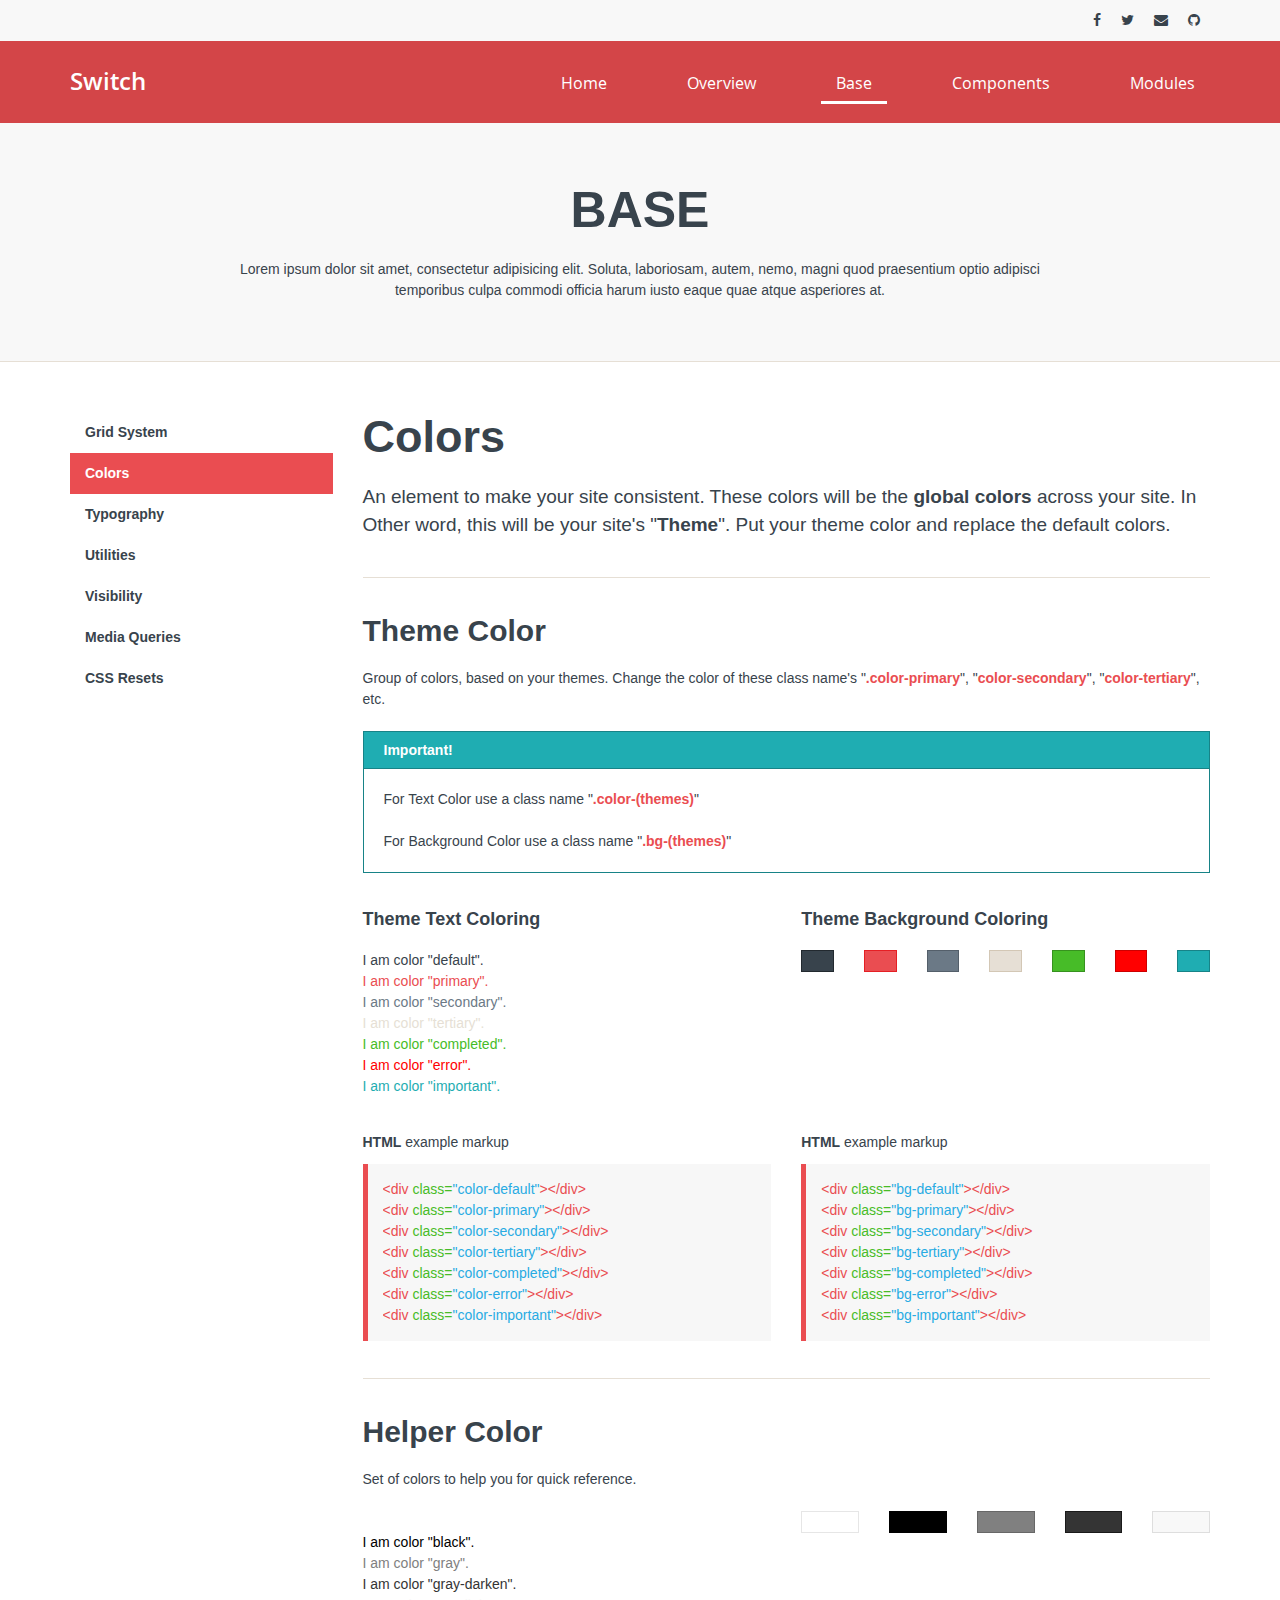
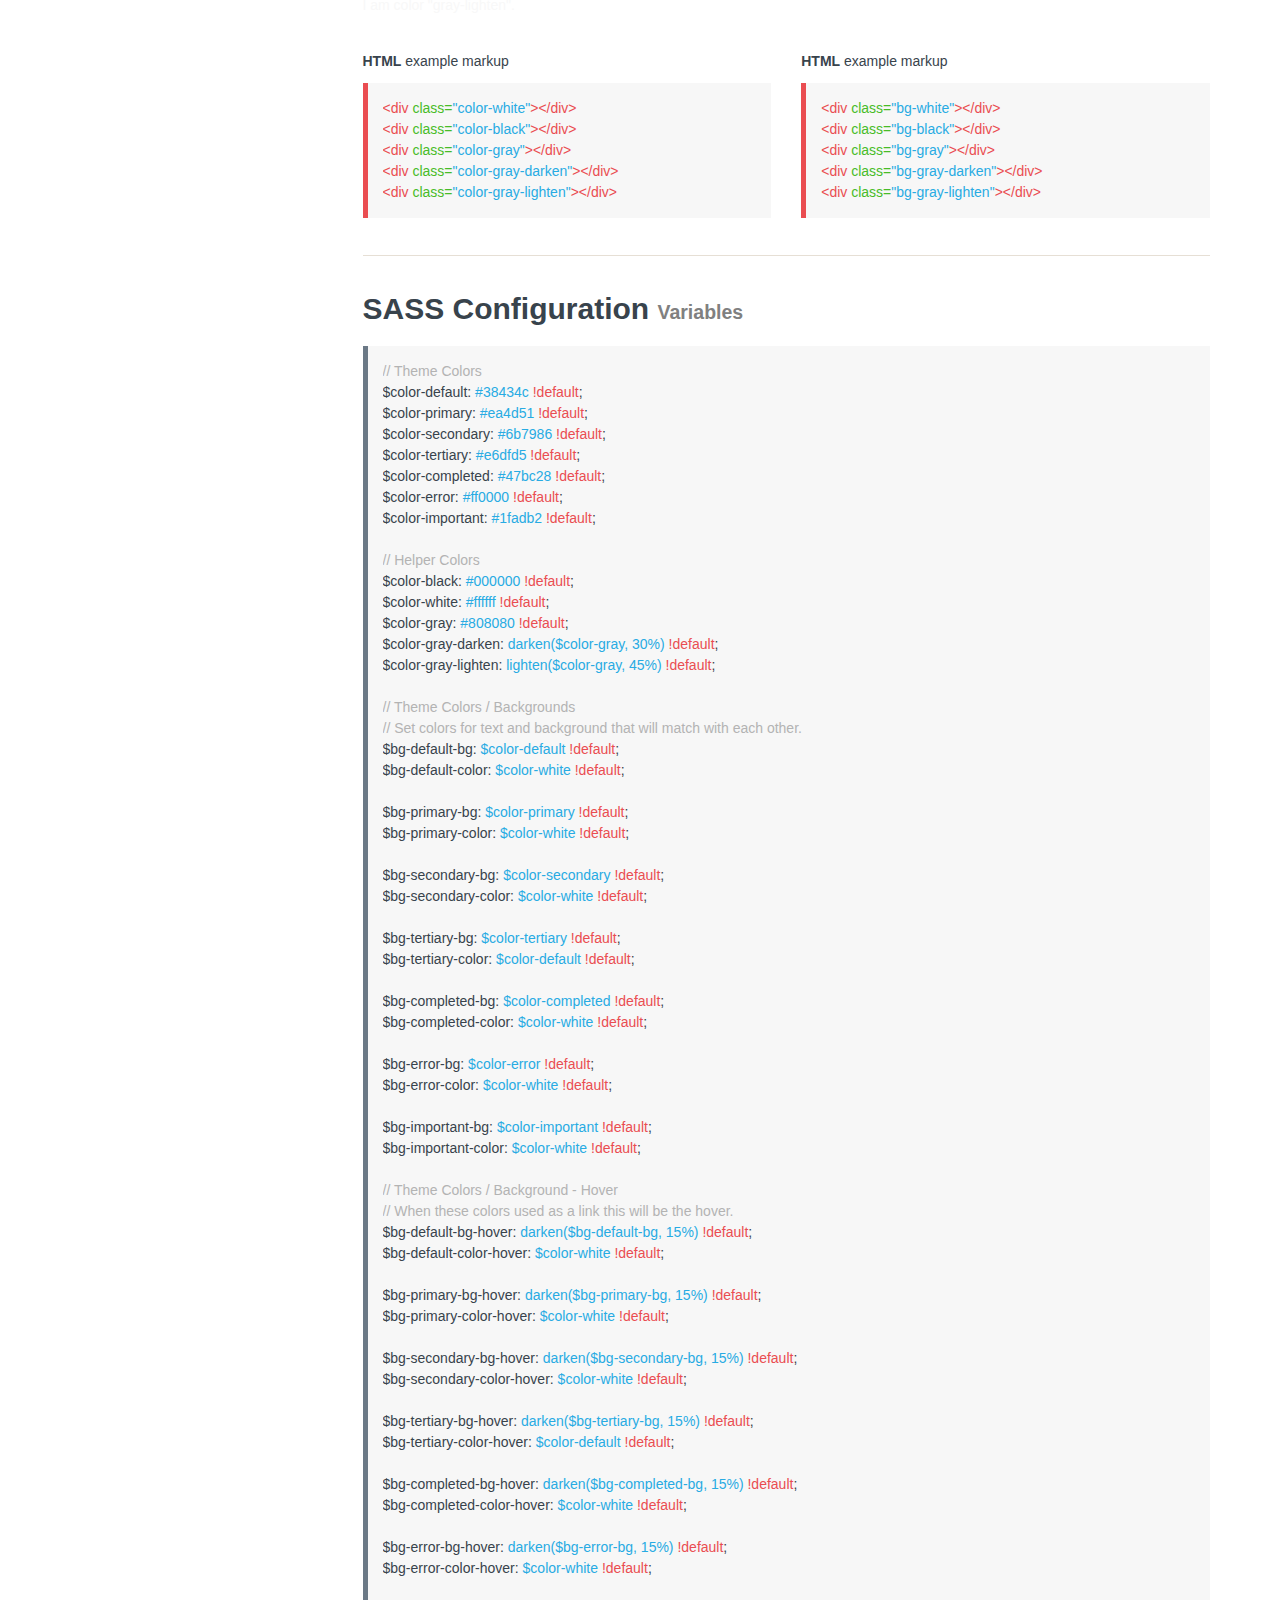
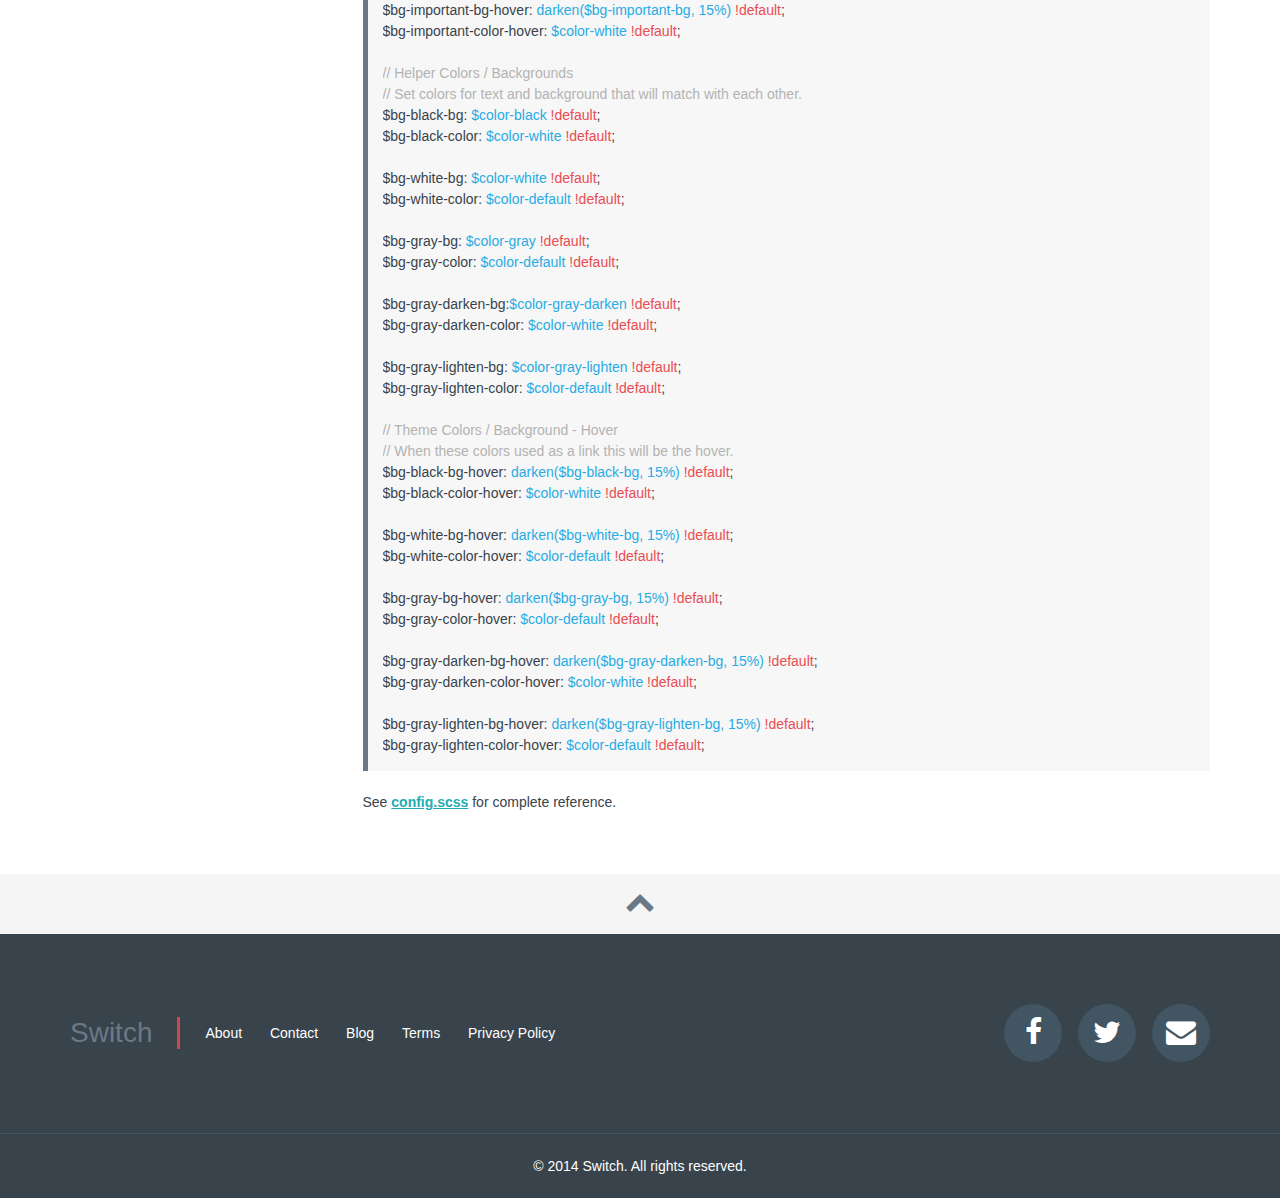
<file: docs/base/colors.html>
<!doctype html>
<html class="no-js" lang="en">
<head>
	<meta charset="utf-8">
	<meta http-equiv="X-UA-Compatible" content="IE=edge">
	<title>Project Name</title>
	<meta name="description" content="">
	<meta name="author" content="">
	<meta name="viewport" content="width=device-width, initial-scale=1">
	<link href="../../testproject/stylesheets/switch.css" rel="stylesheet" />
	<link href="../assets/stylesheets/docs.css" rel="stylesheet" />
	<!--[if lte IE 8]>
   		<link href="stylesheets/ie8.css" media="screen, projection" rel="stylesheet" type="text/css" />
	<![endif]-->
	<!--[if IE 9]>
   		<link href="stylesheets/ie9.css" media="screen, projection" rel="stylesheet" type="text/css" />
	<![endif]-->
	<!--[if lt IE 9]>
	<script src="//html5shiv.googlecode.com/svn/trunk/html5.js"></script>
	<script>window.html5 || document.write('<script src="../../testproject/javascripts/libs/html5.js"><\/script>')</script>
	<![endif]-->
</head>
<body>
<div class="header">
	<div class="top-bar">
		<div class="container">
			<ul class="header-social force-right">
				<li><a href="#"><i class="fa fa-facebook"></i></a></li>
				<li><a href="#"><i class="fa fa-twitter"></i></a></li>
				<li><a href="#"><i class="fa fa-envelope"></i></a></li>
				<li><a href="#"><i class="fa fa-github"></i></a></li>
			</ul>
		</div>
	</div>
	<div class="nav-bar">
		<div class="container">
			<div class="nav-bar-content left">
				<a href="index.html" class="header-logo">Switch</a>
				<a href="#" class="nav-switch">
					<span class="line"></span>
					<span class="line"></span>
					<span class="line"></span>
				</a>
			</div>
			<div class="nav-fold right">
				<ul class="nav">
					<li><a href="../index.html">Home</a></li>
					<li><a href="../overview.html">Overview</a></li>
					<li class="active"><a href="../base.html">Base</a></li>
					<li><a href="../components.html">Components</a></li>
					<li><a href="../modules.html">Modules</a></li>
				</ul>
			</div>
		</div>
	</div>
</div>
<div class="main">
	<div class="main-top">
		<div class="container">
			<div class="row">
				<div class="grid-9 center text-center">
					<h1>Base</h1>
					<p>Lorem ipsum dolor sit amet, consectetur adipisicing elit. Soluta, laboriosam, autem, nemo, magni quod praesentium optio adipisci temporibus culpa commodi officia harum iusto eaque quae atque asperiores at.</p>
				</div>
			</div>
		</div>
	</div>
	<div class="container">
		<div class="row">
			<div class="grid-3">
				<div class="sidebar">
					<div class="block">
						<ul class="sidenav">
							<li><a href="grid_system.html">Grid System</a></li>
							<li class="active"><a href="colors.html">Colors</a></li>
							<li><a href="typography.html">Typography</a></li>
							<li><a href="utilities.html">Utilities</a></li>
							<li><a href="visibility.html">Visibility</a></li>
							<li><a href="media_queries.html">Media Queries</a></li>
							<li><a href="css_resets.html">CSS Resets</a></li>
						</ul>
					</div>
				</div>
			</div>
			<div class="grid-9">
				<div class="main-content">
					<div class="block">
						<h1>Colors</h1>
						<p class="text-large">An element to make your site consistent. These colors will be the <strong>global colors</strong> across your site. In Other word, this will be your site's "<strong>Theme</strong>". Put your theme color and replace the default colors.</p>
						<br><hr><br>
						<h2>Theme Color</h2>
						<p>Group of colors, based on your themes. Change the color of these class name's "<strong class="color-primary">.color-primary</strong>", "<strong class="color-primary">color-secondary</strong>", "<strong class="color-primary">color-tertiary</strong>", etc.</p>
						<div class="panel important">
							<div class="panel-top"><strong>Important!</strong></div>
							<div class="panel-content">
								<p>For Text Color use a class name "<strong class="color-primary">.color-(themes)</strong>"</p>
								<p>For Background Color use a class name "<strong class="color-primary">.bg-(themes)</strong>"</p>
							</div>
						</div>
						<br>
						<div class="row">
							<div class="grid-6">
								<h4>Theme Text Coloring</h4>
								<p>
									<span class="color-default display-block">I am color "default".</span>
									<span class="color-primary display-block">I am color "primary".</span>
									<span class="color-secondary display-block">I am color "secondary".</span>
									<span class="color-tertiary display-block">I am color "tertiary".</span>
									<span class="color-completed display-block">I am color "completed".</span>
									<span class="color-error display-block">I am color "error".</span>
									<span class="color-important display-block">I am color "important".</span>
								</p>
							</div>
							<div class="grid-6">
								<h4>Theme Background Coloring</h4>
								<div class="row grid-7">
									<div class="grid">
										<div class="bar bg-default"></div>
									</div>
									<div class="grid">
										<div class="bar bg-primary"></div>
									</div>
									<div class="grid">
										<div class="bar bg-secondary"></div>
									</div>
									<div class="grid">
										<div class="bar bg-tertiary"></div>
									</div>
									<div class="grid">
										<div class="bar bg-completed"></div>
									</div>
									<div class="grid">
										<div class="bar bg-error"></div>
									</div>
									<div class="grid">
										<div class="bar bg-important"></div>
									</div>
								</div>
							</div>
						</div>
						<br>
						<div class="row">
							<div class="grid-6">
							<div><strong>HTML</strong> example markup</div>
						<pre><code class="html-tags"><div class="html-container"><span class="tag">&lt;div</span> <span class="attr">class=</span><span class="value">"color-default"</span><span class="tag">&gt;</span><span class="tag">&lt;/div&gt;</span>
<span class="tag">&lt;div</span> <span class="attr">class=</span><span class="value">"color-primary"</span><span class="tag">&gt;</span><span class="tag">&lt;/div&gt;</span>
<span class="tag">&lt;div</span> <span class="attr">class=</span><span class="value">"color-secondary"</span><span class="tag">&gt;</span><span class="tag">&lt;/div&gt;</span>
<span class="tag">&lt;div</span> <span class="attr">class=</span><span class="value">"color-tertiary"</span><span class="tag">&gt;</span><span class="tag">&lt;/div&gt;</span>
<span class="tag">&lt;div</span> <span class="attr">class=</span><span class="value">"color-completed"</span><span class="tag">&gt;</span><span class="tag">&lt;/div&gt;</span>
<span class="tag">&lt;div</span> <span class="attr">class=</span><span class="value">"color-error"</span><span class="tag">&gt;</span><span class="tag">&lt;/div&gt;</span>
<span class="tag">&lt;div</span> <span class="attr">class=</span><span class="value">"color-important"</span><span class="tag">&gt;</span><span class="tag">&lt;/div&gt;</span></div></code></pre>
							</div>
							<div class="grid-6">
							<div><strong>HTML</strong> example markup</div>
						<pre><code class="html-tags"><div class="html-container"><span class="tag">&lt;div</span> <span class="attr">class=</span><span class="value">"bg-default"</span><span class="tag">&gt;</span><span class="tag">&lt;/div&gt;</span>
<span class="tag">&lt;div</span> <span class="attr">class=</span><span class="value">"bg-primary"</span><span class="tag">&gt;</span><span class="tag">&lt;/div&gt;</span>
<span class="tag">&lt;div</span> <span class="attr">class=</span><span class="value">"bg-secondary"</span><span class="tag">&gt;</span><span class="tag">&lt;/div&gt;</span>
<span class="tag">&lt;div</span> <span class="attr">class=</span><span class="value">"bg-tertiary"</span><span class="tag">&gt;</span><span class="tag">&lt;/div&gt;</span>
<span class="tag">&lt;div</span> <span class="attr">class=</span><span class="value">"bg-completed"</span><span class="tag">&gt;</span><span class="tag">&lt;/div&gt;</span>
<span class="tag">&lt;div</span> <span class="attr">class=</span><span class="value">"bg-error"</span><span class="tag">&gt;</span><span class="tag">&lt;/div&gt;</span>
<span class="tag">&lt;div</span> <span class="attr">class=</span><span class="value">"bg-important"</span><span class="tag">&gt;</span><span class="tag">&lt;/div&gt;</span></div></code></pre>
							</div>
						</div>
						<br><hr><br>
						<h2>Helper Color</h2>
						<p>Set of colors to help you for quick reference.</p>
						<div class="row">
							<div class="grid-6">
								<p>
									<span class="color-white display-block">I am color "white".</span>
									<span class="color-black display-block">I am color "black".</span>
									<span class="color-gray display-block">I am color "gray".</span>
									<span class="color-gray-darken display-block">I am color "gray-darken".</span>
									<span class="color-gray-lighten display-block">I am color "gray-lighten".</span>
								</p>
							</div>
							<div class="grid-6">
								<div class="row grid-5">
									<div class="grid">
										<div class="bar bg-white"></div>
									</div>
									<div class="grid">
										<div class="bar bg-black"></div>
									</div>
									<div class="grid">
										<div class="bar bg-gray"></div>
									</div>
									<div class="grid">
										<div class="bar bg-gray-darken"></div>
									</div>
									<div class="grid">
										<div class="bar bg-gray-lighten"></div>
									</div>
								</div>
							</div>
						</div>
						<br>
						<div class="row">
							<div class="grid-6">
								<div><strong>HTML</strong> example markup</div>
						<pre><code class="html-tags"><div class="html-container"><span class="tag">&lt;div</span> <span class="attr">class=</span><span class="value">"color-white"</span><span class="tag">&gt;</span><span class="tag">&lt;/div&gt;</span>
<span class="tag">&lt;div</span> <span class="attr">class=</span><span class="value">"color-black"</span><span class="tag">&gt;</span><span class="tag">&lt;/div&gt;</span>
<span class="tag">&lt;div</span> <span class="attr">class=</span><span class="value">"color-gray"</span><span class="tag">&gt;</span><span class="tag">&lt;/div&gt;</span>
<span class="tag">&lt;div</span> <span class="attr">class=</span><span class="value">"color-gray-darken"</span><span class="tag">&gt;</span><span class="tag">&lt;/div&gt;</span>
<span class="tag">&lt;div</span> <span class="attr">class=</span><span class="value">"color-gray-lighten"</span><span class="tag">&gt;</span><span class="tag">&lt;/div&gt;</span></div></code></pre>
							</div>
							<div class="grid-6">
								<div><strong>HTML</strong> example markup</div>
								<pre><code class="html-tags"><div class="html-container"><span class="tag">&lt;div</span> <span class="attr">class=</span><span class="value">"bg-white"</span><span class="tag">&gt;</span><span class="tag">&lt;/div&gt;</span>
<span class="tag">&lt;div</span> <span class="attr">class=</span><span class="value">"bg-black"</span><span class="tag">&gt;</span><span class="tag">&lt;/div&gt;</span>
<span class="tag">&lt;div</span> <span class="attr">class=</span><span class="value">"bg-gray"</span><span class="tag">&gt;</span><span class="tag">&lt;/div&gt;</span>
<span class="tag">&lt;div</span> <span class="attr">class=</span><span class="value">"bg-gray-darken"</span><span class="tag">&gt;</span><span class="tag">&lt;/div&gt;</span>
<span class="tag">&lt;div</span> <span class="attr">class=</span><span class="value">"bg-gray-lighten"</span><span class="tag">&gt;</span><span class="tag">&lt;/div&gt;</span></div></code></pre>
							</div>
						</div>
						<br><hr><br>
						<h2>SASS Configuration <small>Variables</small></h2>
						<pre><code class="html-tags sass"><div class="html-container"><span class="html-comment">// Theme Colors</span>
$color-default: <span class="value">#38434c</span> <span class="tag">!default</span>;
$color-primary: <span class="value">#ea4d51</span> <span class="tag">!default</span>;
$color-secondary: <span class="value">#6b7986</span> <span class="tag">!default</span>;
$color-tertiary: <span class="value">#e6dfd5</span> <span class="tag">!default</span>;
$color-completed: <span class="value">#47bc28</span> <span class="tag">!default</span>;
$color-error: <span class="value">#ff0000</span> <span class="tag">!default</span>;
$color-important: <span class="value">#1fadb2</span> <span class="tag">!default</span>;

<span class="html-comment">// Helper Colors</span>
$color-black: <span class="value">#000000</span> <span class="tag">!default</span>;
$color-white: <span class="value">#ffffff</span> <span class="tag">!default</span>;
$color-gray: <span class="value">#808080</span> <span class="tag">!default</span>;
$color-gray-darken: <span class="value">darken($color-gray, 30%)</span> <span class="tag">!default</span>; 
$color-gray-lighten: <span class="value">lighten($color-gray, 45%)</span> <span class="tag">!default</span>;

<span class="html-comment">// Theme Colors / Backgrounds</span>
<span class="html-comment">// Set colors for text and background that will match with each other.</span>
$bg-default-bg: <span class="value">$color-default</span> <span class="tag">!default</span>;
$bg-default-color: <span class="value">$color-white</span> <span class="tag">!default</span>;

$bg-primary-bg: <span class="value">$color-primary</span> <span class="tag">!default</span>;
$bg-primary-color: <span class="value">$color-white</span> <span class="tag">!default</span>;

$bg-secondary-bg: <span class="value">$color-secondary</span> <span class="tag">!default</span>;
$bg-secondary-color: <span class="value">$color-white</span> <span class="tag">!default</span>;

$bg-tertiary-bg: <span class="value">$color-tertiary</span> <span class="tag">!default</span>;
$bg-tertiary-color: <span class="value">$color-default</span> <span class="tag">!default</span>;

$bg-completed-bg: <span class="value">$color-completed</span> <span class="tag">!default</span>;
$bg-completed-color: <span class="value">$color-white</span> <span class="tag">!default</span>;

$bg-error-bg: <span class="value">$color-error</span> <span class="tag">!default</span>;
$bg-error-color: <span class="value">$color-white</span> <span class="tag">!default</span>;

$bg-important-bg: <span class="value">$color-important</span> <span class="tag">!default</span>;
$bg-important-color: <span class="value">$color-white</span> <span class="tag">!default</span>;

<span class="html-comment">// Theme Colors / Background - Hover</span>
<span class="html-comment">// When these colors used as a link this will be the hover. </span>
$bg-default-bg-hover: <span class="value">darken($bg-default-bg, 15%)</span> <span class="tag">!default</span>;
$bg-default-color-hover: <span class="value">$color-white</span> <span class="tag">!default</span>;

$bg-primary-bg-hover: <span class="value">darken($bg-primary-bg, 15%)</span> <span class="tag">!default</span>;
$bg-primary-color-hover: <span class="value">$color-white</span> <span class="tag">!default</span>;

$bg-secondary-bg-hover: <span class="value">darken($bg-secondary-bg, 15%)</span> <span class="tag">!default</span>;
$bg-secondary-color-hover: <span class="value">$color-white</span> <span class="tag">!default</span>;

$bg-tertiary-bg-hover: <span class="value">darken($bg-tertiary-bg, 15%)</span> <span class="tag">!default</span>;
$bg-tertiary-color-hover: <span class="value">$color-default</span> <span class="tag">!default</span>;

$bg-completed-bg-hover: <span class="value">darken($bg-completed-bg, 15%)</span> <span class="tag">!default</span>;
$bg-completed-color-hover: <span class="value">$color-white</span> <span class="tag">!default</span>;

$bg-error-bg-hover: <span class="value">darken($bg-error-bg, 15%)</span> <span class="tag">!default</span>;
$bg-error-color-hover: <span class="value">$color-white</span> <span class="tag">!default</span>;

$bg-important-bg-hover: <span class="value">darken($bg-important-bg, 15%)</span> <span class="tag">!default</span>;
$bg-important-color-hover: <span class="value">$color-white</span> <span class="tag">!default</span>;

<span class="html-comment">// Helper Colors / Backgrounds</span>
<span class="html-comment">// Set colors for text and background that will match with each other.</span>
$bg-black-bg: <span class="value">$color-black</span> <span class="tag">!default</span>; 
$bg-black-color: <span class="value">$color-white</span> <span class="tag">!default</span>; 

$bg-white-bg: <span class="value">$color-white</span> <span class="tag">!default</span>; 
$bg-white-color: <span class="value">$color-default</span> <span class="tag">!default</span>;

$bg-gray-bg: <span class="value">$color-gray</span> <span class="tag">!default</span>;
$bg-gray-color: <span class="value">$color-default</span> <span class="tag">!default</span>;

$bg-gray-darken-bg:<span class="value">$color-gray-darken</span> <span class="tag">!default</span>;
$bg-gray-darken-color: <span class="value">$color-white</span> <span class="tag">!default</span>;

$bg-gray-lighten-bg: <span class="value">$color-gray-lighten</span> <span class="tag">!default</span>;
$bg-gray-lighten-color: <span class="value">$color-default</span> <span class="tag">!default</span>;

<span class="html-comment">// Theme Colors / Background - Hover</span>
<span class="html-comment">// When these colors used as a link this will be the hover. </span>
$bg-black-bg-hover: <span class="value">darken($bg-black-bg, 15%)</span> <span class="tag">!default</span>;
$bg-black-color-hover: <span class="value">$color-white</span> <span class="tag">!default</span>;

$bg-white-bg-hover: <span class="value">darken($bg-white-bg, 15%)</span> <span class="tag">!default</span>;
$bg-white-color-hover: <span class="value">$color-default</span> <span class="tag">!default</span>;

$bg-gray-bg-hover: <span class="value">darken($bg-gray-bg, 15%)</span> <span class="tag">!default</span>;
$bg-gray-color-hover: <span class="value">$color-default</span> <span class="tag">!default</span>;

$bg-gray-darken-bg-hover: <span class="value">darken($bg-gray-darken-bg, 15%)</span> <span class="tag">!default</span>;
$bg-gray-darken-color-hover: <span class="value">$color-white</span> <span class="tag">!default</span>;

$bg-gray-lighten-bg-hover: <span class="value">darken($bg-gray-lighten-bg, 15%)</span> <span class="tag">!default</span>;
$bg-gray-lighten-color-hover: <span class="value">$color-default</span> <span class="tag">!default</span>;
</div></code></pre>
						<p>See <a href="../../testproject/sass/switch/base/_config.scss" class="underline"><strong>config.scss</strong></a> for complete reference.</p>
					</div>
				</div>
			</div>
		</div>
	</div>
</div>
<div class="footer">
	<a href="#" class="btt"><span><i class="fa fa-chevron-up"></i></span></a>
	<div class="footer-content">
		<div class="container text-center-small">
			<div class="row">
				<div class="grid-7">
					<div class="footer-logo">Switch</div>
					<ul class="footer-nav">
						<li><a href="#">About</a></li>
						<li><a href="#">Contact</a></li>
						<li><a href="#">Blog</a></li>
						<li><a href="#">Terms</a></li>
						<li><a href="#">Privacy Policy</a></li>
					</ul>
				</div>
				<div class="grid-5">
					<ul class="footer-social right">
						<li><a href="#"><i class="fa fa-facebook"></i></a></li>
						<li><a href="#"><i class="fa fa-twitter"></i></a></li>
						<li><a href="#"><i class="fa fa-envelope"></i></a></li>
					</ul>
				</div>
			</div>
		</div>
	</div>
	<div class="footer-bottom text-center">
		<div class="copyright">&copy; 2014 Switch. All rights reserved. </div>
	</div>
</div>
<script src="//ajax.googleapis.com/ajax/libs/jquery/1.10.2/jquery.min.js"></script>
<script>window.jQuery || document.write('<script src="../../testproject/javascripts/libs/jquery-1.10.2.min.js"><\/script>')</script>
<script src="../../testproject/javascripts/plugins.js"></script>
<script src="../../testproject/javascripts/script.js"></script>
<!-- Google Analytics: change UA-XXXXX-X to be your site's ID. -->
<script>
    (function(b,o,i,l,e,r){b.GoogleAnalyticsObject=l;b[l]||(b[l]=
    function(){(b[l].q=b[l].q||[]).push(arguments)});b[l].l=+new Date;
    e=o.createElement(i);r=o.getElementsByTagName(i)[0];
    e.src='//www.google-analytics.com/analytics.js';
    r.parentNode.insertBefore(e,r)}(window,document,'script','ga'));
    ga('create','UA-XXXXX-X');ga('send','pageview');
</script>
</body>
</html>
</file>
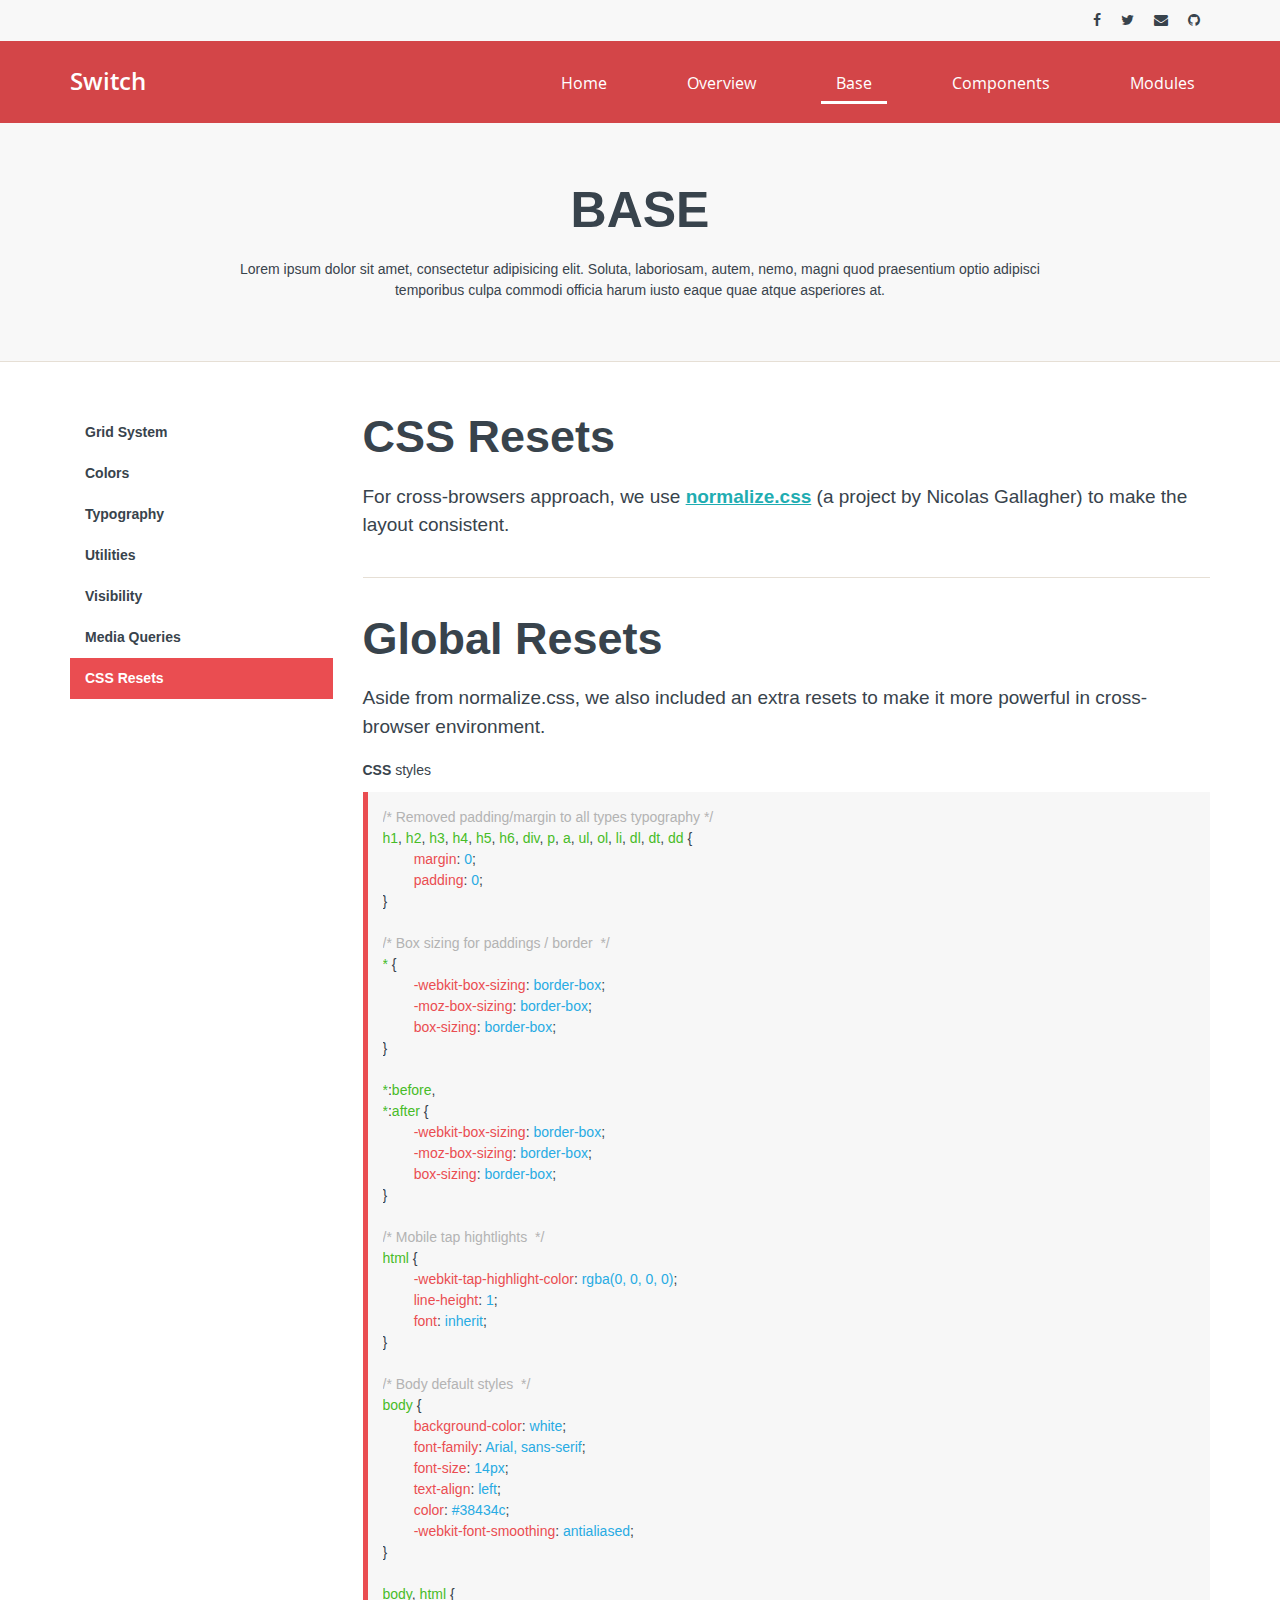
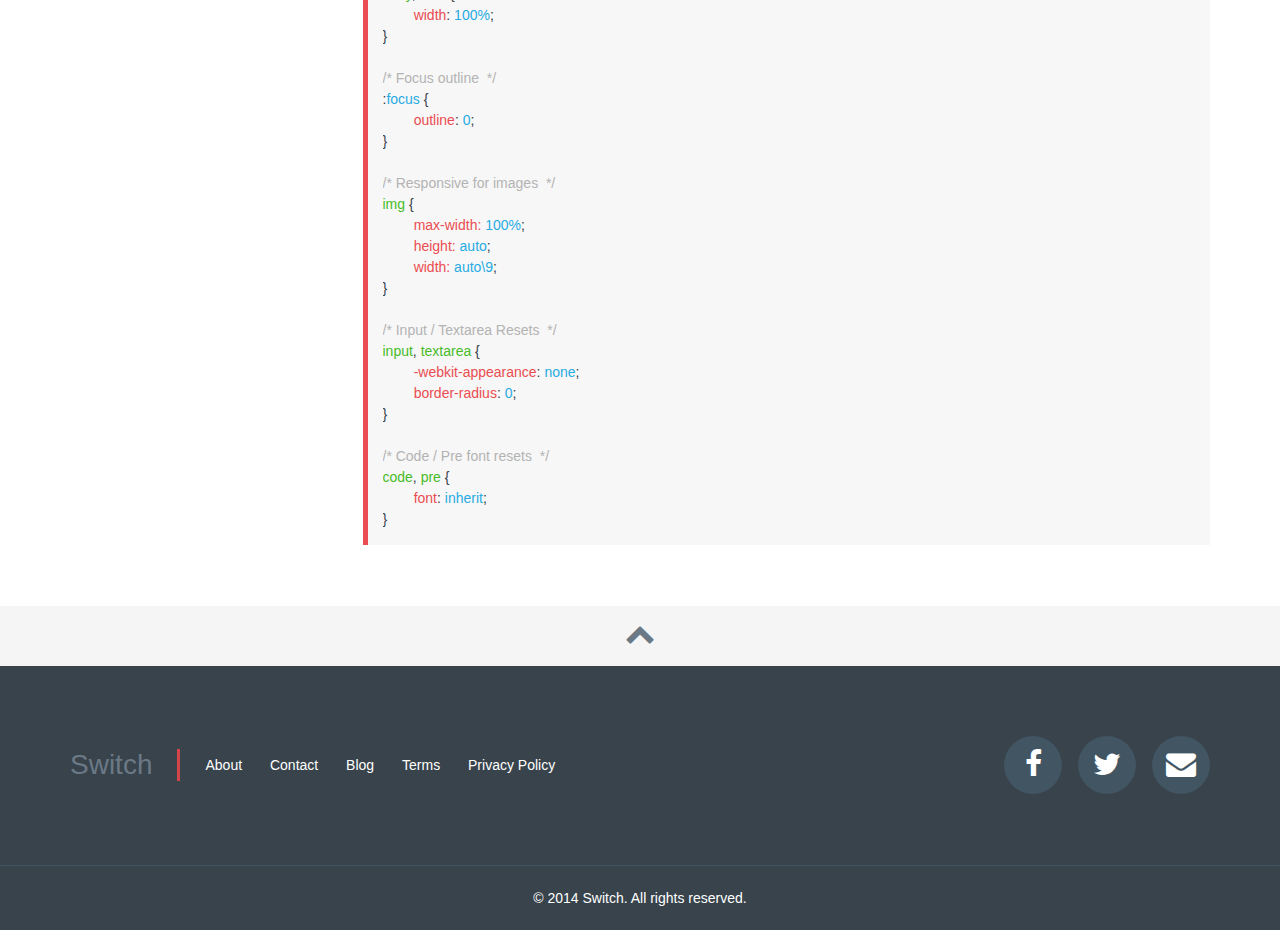
<file: docs/base/css_resets.html>
<!doctype html>
<html class="no-js" lang="en">
<head>
	<meta charset="utf-8">
	<meta http-equiv="X-UA-Compatible" content="IE=edge">
	<title>Project Name</title>
	<meta name="description" content="">
	<meta name="author" content="">
	<meta name="viewport" content="width=device-width, initial-scale=1">
	<link href="../../testproject/stylesheets/switch.css" rel="stylesheet" />
	<link href="../assets/stylesheets/docs.css" rel="stylesheet" />
	<!--[if lte IE 8]>
   		<link href="stylesheets/ie8.css" media="screen, projection" rel="stylesheet" type="text/css" />
	<![endif]-->
	<!--[if IE 9]>
   		<link href="stylesheets/ie9.css" media="screen, projection" rel="stylesheet" type="text/css" />
	<![endif]-->
	<!--[if lt IE 9]>
	<script src="//html5shiv.googlecode.com/svn/trunk/html5.js"></script>
	<script>window.html5 || document.write('<script src="../../testproject/javascripts/libs/html5.js"><\/script>')</script>
	<![endif]-->
</head>
<body>
<div class="header">
	<div class="top-bar">
		<div class="container">
			<ul class="header-social force-right">
				<li><a href="#"><i class="fa fa-facebook"></i></a></li>
				<li><a href="#"><i class="fa fa-twitter"></i></a></li>
				<li><a href="#"><i class="fa fa-envelope"></i></a></li>
				<li><a href="#"><i class="fa fa-github"></i></a></li>
			</ul>
		</div>
	</div>
	<div class="nav-bar">
		<div class="container">
			<div class="nav-bar-content left">
				<a href="index.html" class="header-logo">Switch</a>
				<a href="#" class="nav-switch">
					<span class="line"></span>
					<span class="line"></span>
					<span class="line"></span>
				</a>
			</div>
			<div class="nav-fold right">
				<ul class="nav">
					<li><a href="../index.html">Home</a></li>
					<li><a href="../overview.html">Overview</a></li>
					<li class="active"><a href="../base.html">Base</a></li>
					<li><a href="../components.html">Components</a></li>
					<li><a href="../modules.html">Modules</a></li>
				</ul>
			</div>
		</div>
	</div>
</div>
<div class="main">
	<div class="main-top">
		<div class="container">
			<div class="row">
				<div class="grid-9 center text-center">
					<h1>Base</h1>
					<p>Lorem ipsum dolor sit amet, consectetur adipisicing elit. Soluta, laboriosam, autem, nemo, magni quod praesentium optio adipisci temporibus culpa commodi officia harum iusto eaque quae atque asperiores at.</p>
				</div>
			</div>
		</div>
	</div>
	<div class="container">
		<div class="row">
			<div class="grid-3">
				<div class="sidebar">
					<div class="block">
						<ul class="sidenav">
							<li><a href="grid_system.html">Grid System</a></li>
							<li><a href="colors.html">Colors</a></li>
							<li><a href="typography.html">Typography</a></li>
							<li><a href="utilities.html">Utilities</a></li>
							<li><a href="visibility.html">Visibility</a></li>
							<li><a href="media_queries.html">Media Queries</a></li>
							<li class="active"><a href="css_resets.html">CSS Resets</a></li>
						</ul>
					</div>
				</div>
			</div>
			<div class="grid-9">
				<div class="main-content">
					<div class="block">
						<h1>CSS Resets</h1>
						<p class="text-large">For cross-browsers approach, we use <a href="http://necolas.github.io/normalize.css/" target="_blank" class="underline"><strong>normalize.css</strong></a> (a project by Nicolas Gallagher) to make the layout consistent.</p>
						<br><hr><br>
						<h1>Global Resets</h1>
						<p class="text-large">Aside from normalize.css, we also included an extra resets to make it more powerful in cross-browser environment.</p>
						<div><strong>CSS</strong> styles</div>
						<pre><code class="html-tags"><div class="html-container"><span class="html-comment">/* Removed padding/margin to all types typography */</span>
<span class="attr">h1</span>, <span class="attr">h2</span>, <span class="attr">h3</span>, <span class="attr">h4</span>, <span class="attr">h5</span>, <span class="attr">h6</span>, <span class="attr">div</span>, <span class="attr">p</span>, <span class="attr">a</span>, <span class="attr">ul</span>, <span class="attr">ol</span>, <span class="attr">li</span>, <span class="attr">dl</span>, <span class="attr">dt</span>, <span class="attr">dd</span> {
  	<span class="tag">margin</span>: <span class="value">0</span>;
  	<span class="tag">padding</span>: <span class="value">0</span>;
}

<span class="html-comment">/* Box sizing for paddings / border  */</span>
<span class="attr">*</span> {
  	<span class="tag">-webkit-box-sizing</span>: <span class="value">border-box</span>;
  	<span class="tag">-moz-box-sizing</span>: <span class="value">border-box</span>;
  	<span class="tag">box-sizing</span>: <span class="value">border-box</span>;
}

<span class="attr">*</span>:<span class="attr">before</span>,
<span class="attr">*</span>:<span class="attr">after</span> {
  	<span class="tag">-webkit-box-sizing</span>: <span class="value">border-box</span>;
  	<span class="tag">-moz-box-sizing</span>: <span class="value">border-box</span>;
  	<span class="tag">box-sizing</span>: <span class="value">border-box</span>;
}

<span class="html-comment">/* Mobile tap hightlights  */</span>
<span class="attr">html</span> {
  	<span class="tag">-webkit-tap-highlight-color</span>: <span class="value">rgba(0, 0, 0, 0)</span>;
  	<span class="tag">line-height</span>: <span class="value">1</span>;
  	<span class="tag">font</span>: <span class="value">inherit</span>;
}

<span class="html-comment">/* Body default styles  */</span>
<span class="attr">body</span> {
  	<span class="tag">background-color</span>: <span class="value">white</span>;
  	<span class="tag">font-family</span>: <span class="value">Arial, sans-serif</span>;
  	<span class="tag">font-size</span>: <span class="value">14px</span>;
  	<span class="tag">text-align</span>: <span class="value">left</span>;
  	<span class="tag">color</span>: <span class="value">#38434c</span>;
  	<span class="tag">-webkit-font-smoothing</span>: <span class="value">antialiased</span>;
}

<span class="attr">body</span>, <span class="attr">html</span> {
  	<span class="tag">width</span>: <span class="value">100%</span>;
}

<span class="html-comment">/* Focus outline  */</span>
:<span class="value">focus</span> {
  	<span class="tag">outline</span>: <span class="value">0</span>;
}

<span class="html-comment">/* Responsive for images  */</span>
<span class="attr">img</span> {
  	<span class="tag">max-width:</span> <span class="value">100%</span>;
  	<span class="tag">height:</span> <span class="value">auto</span>;
  	<span class="tag">width:</span> <span class="value">auto\9</span>;
}

<span class="html-comment">/* Input / Textarea Resets  */</span>
<span class="attr">input</span>, <span class="attr">textarea</span> {
  	<span class="tag">-webkit-appearance</span>: <span class="value">none</span>;
  	<span class="tag">border-radius</span>: <span class="value">0</span>;
}

<span class="html-comment">/* Code / Pre font resets  */</span>
<span class="attr">code</span>, <span class="attr">pre</span> {
  	<span class="tag">font</span>: <span class="value">inherit</span>;
}</div></code></pre>
					</div>
				</div>
			</div>
		</div>
	</div>
</div>
<div class="footer">
	<a href="#" class="btt"><span><i class="fa fa-chevron-up"></i></span></a>
	<div class="footer-content">
		<div class="container text-center-small">
			<div class="row">
				<div class="grid-7">
					<div class="footer-logo">Switch</div>
					<ul class="footer-nav">
						<li><a href="#">About</a></li>
						<li><a href="#">Contact</a></li>
						<li><a href="#">Blog</a></li>
						<li><a href="#">Terms</a></li>
						<li><a href="#">Privacy Policy</a></li>
					</ul>
				</div>
				<div class="grid-5">
					<ul class="footer-social right">
						<li><a href="#"><i class="fa fa-facebook"></i></a></li>
						<li><a href="#"><i class="fa fa-twitter"></i></a></li>
						<li><a href="#"><i class="fa fa-envelope"></i></a></li>
					</ul>
				</div>
			</div>
		</div>
	</div>
	<div class="footer-bottom text-center">
		<div class="copyright">&copy; 2014 Switch. All rights reserved. </div>
	</div>
</div>
<script src="//ajax.googleapis.com/ajax/libs/jquery/1.10.2/jquery.min.js"></script>
<script>window.jQuery || document.write('<script src="../../testproject/javascripts/libs/jquery-1.10.2.min.js"><\/script>')</script>
<script src="../../testproject/javascripts/plugins.js"></script>
<script src="../../testproject/javascripts/script.js"></script>
<!-- Google Analytics: change UA-XXXXX-X to be your site's ID. -->
<script>
    (function(b,o,i,l,e,r){b.GoogleAnalyticsObject=l;b[l]||(b[l]=
    function(){(b[l].q=b[l].q||[]).push(arguments)});b[l].l=+new Date;
    e=o.createElement(i);r=o.getElementsByTagName(i)[0];
    e.src='//www.google-analytics.com/analytics.js';
    r.parentNode.insertBefore(e,r)}(window,document,'script','ga'));
    ga('create','UA-XXXXX-X');ga('send','pageview');
</script>
</body>
</html>
</file>
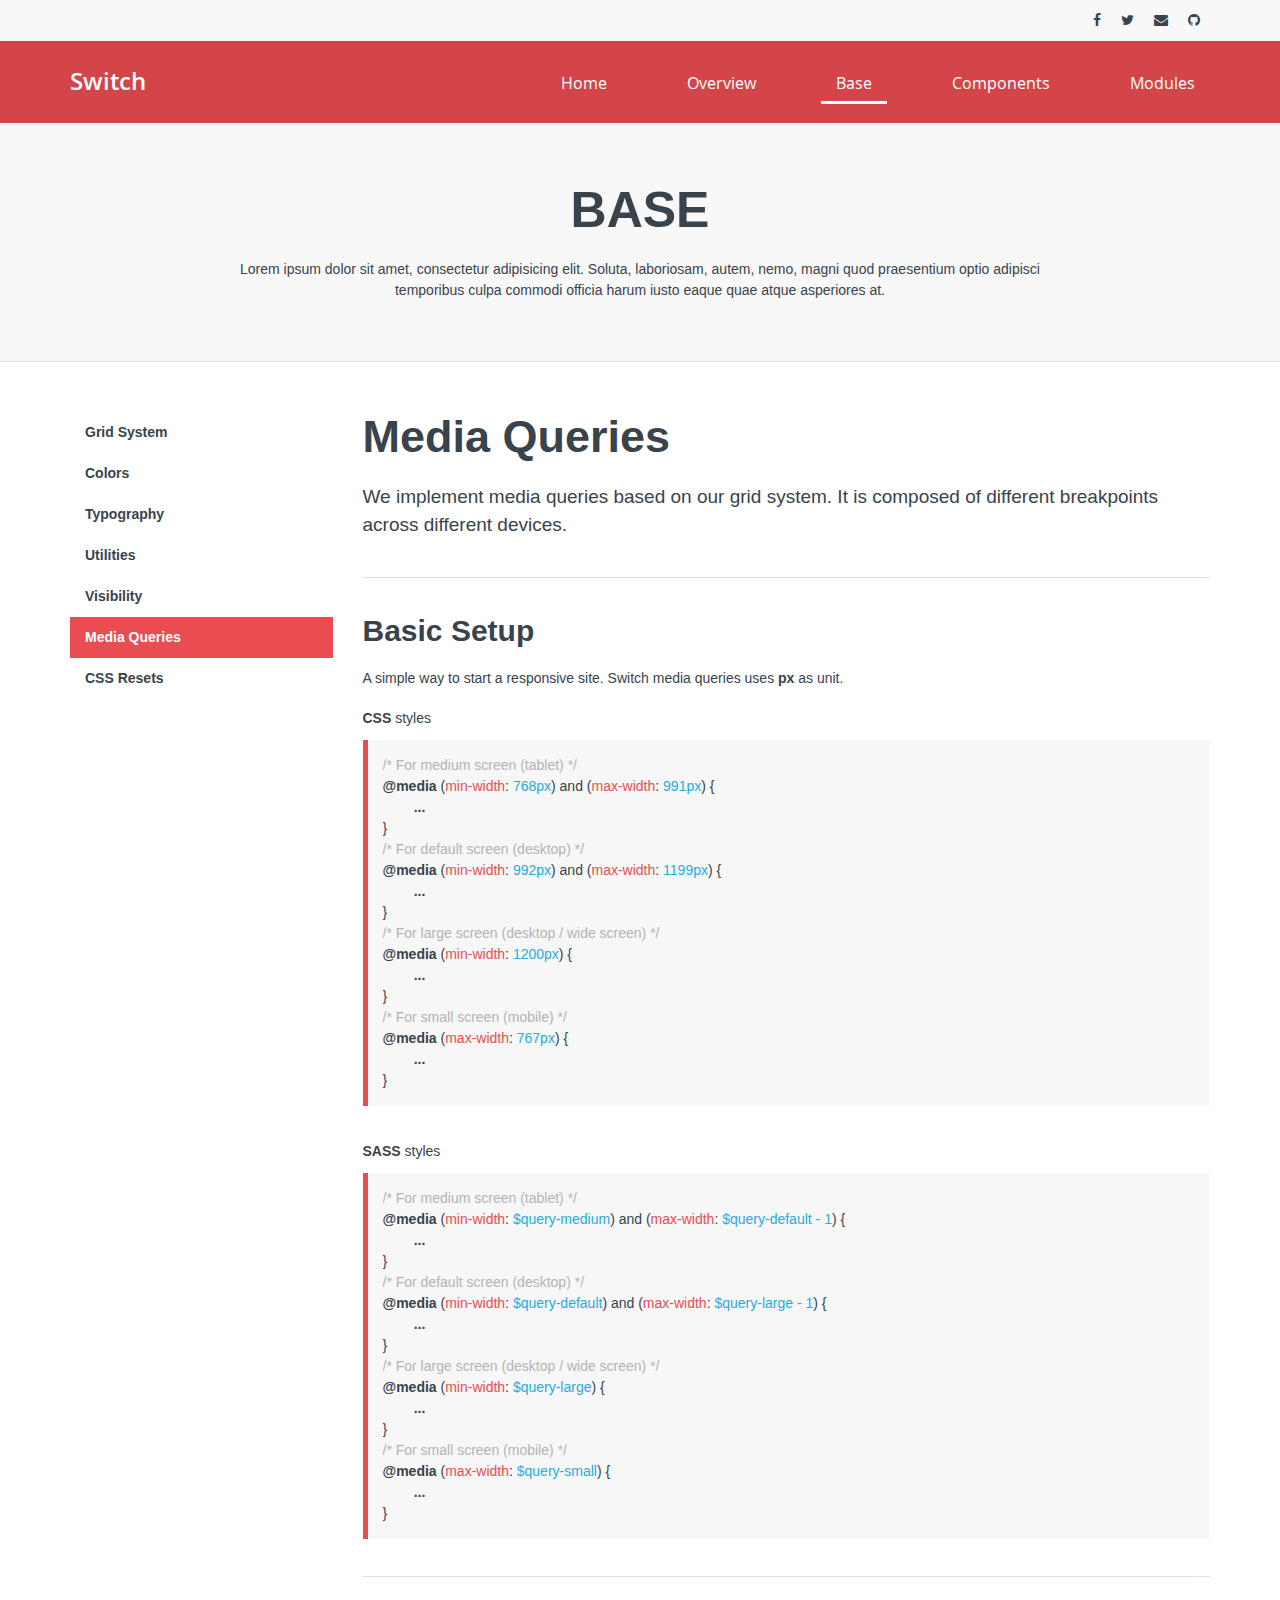
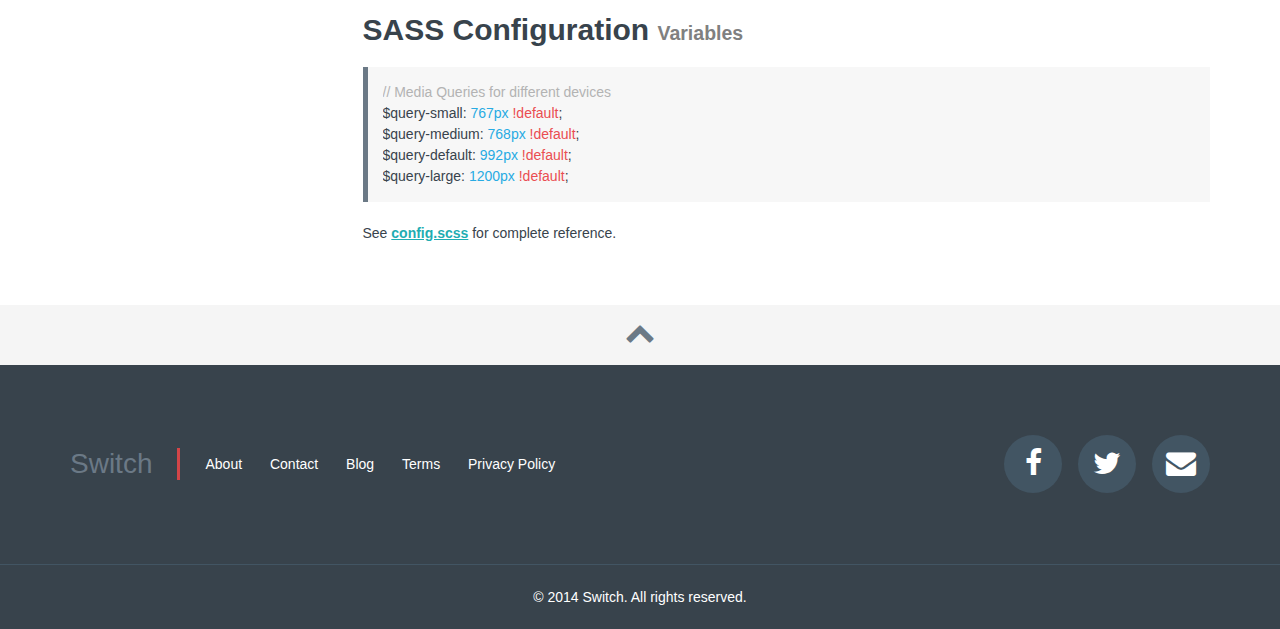
<file: docs/base/media_queries.html>
<!doctype html>
<html class="no-js" lang="en">
<head>
	<meta charset="utf-8">
	<meta http-equiv="X-UA-Compatible" content="IE=edge">
	<title>Project Name</title>
	<meta name="description" content="">
	<meta name="author" content="">
	<meta name="viewport" content="width=device-width, initial-scale=1">
	<link href="../../testproject/stylesheets/switch.css" rel="stylesheet" />
	<link href="../assets/stylesheets/docs.css" rel="stylesheet" />
	<!--[if lte IE 8]>
   		<link href="stylesheets/ie8.css" media="screen, projection" rel="stylesheet" type="text/css" />
	<![endif]-->
	<!--[if IE 9]>
   		<link href="stylesheets/ie9.css" media="screen, projection" rel="stylesheet" type="text/css" />
	<![endif]-->
	<!--[if lt IE 9]>
	<script src="//html5shiv.googlecode.com/svn/trunk/html5.js"></script>
	<script>window.html5 || document.write('<script src="../../testproject/javascripts/libs/html5.js"><\/script>')</script>
	<![endif]-->
</head>
<body>
<div class="header">
	<div class="top-bar">
		<div class="container">
			<ul class="header-social force-right">
				<li><a href="#"><i class="fa fa-facebook"></i></a></li>
				<li><a href="#"><i class="fa fa-twitter"></i></a></li>
				<li><a href="#"><i class="fa fa-envelope"></i></a></li>
				<li><a href="#"><i class="fa fa-github"></i></a></li>
			</ul>
		</div>
	</div>
	<div class="nav-bar">
		<div class="container">
			<div class="nav-bar-content left">
				<a href="index.html" class="header-logo">Switch</a>
				<a href="#" class="nav-switch">
					<span class="line"></span>
					<span class="line"></span>
					<span class="line"></span>
				</a>
			</div>
			<div class="nav-fold right">
				<ul class="nav">
					<li><a href="../index.html">Home</a></li>
					<li><a href="../overview.html">Overview</a></li>
					<li class="active"><a href="../base.html">Base</a></li>
					<li><a href="../components.html">Components</a></li>
					<li><a href="../modules.html">Modules</a></li>
				</ul>
			</div>
		</div>
	</div>
</div>
<div class="main">
	<div class="main-top">
		<div class="container">
			<div class="row">
				<div class="grid-9 center text-center">
					<h1>Base</h1>
					<p>Lorem ipsum dolor sit amet, consectetur adipisicing elit. Soluta, laboriosam, autem, nemo, magni quod praesentium optio adipisci temporibus culpa commodi officia harum iusto eaque quae atque asperiores at.</p>
				</div>
			</div>
		</div>
	</div>
	<div class="container">
		<div class="row">
			<div class="grid-3">
				<div class="sidebar">
					<div class="block">
						<ul class="sidenav">
							<li><a href="grid_system.html">Grid System</a></li>
							<li><a href="colors.html">Colors</a></li>
							<li><a href="typography.html">Typography</a></li>
							<li><a href="utilities.html">Utilities</a></li>
							<li><a href="visibility.html">Visibility</a></li>
							<li class="active"><a href="media_queries.html">Media Queries</a></li>
							<li><a href="css_resets.html">CSS Resets</a></li>
						</ul>
					</div>
				</div>
			</div>
			<div class="grid-9">
				<div class="main-content">
					<div class="block">
						<h1>Media Queries</h1>
						<p class="text-large">We implement media queries based on our grid system. It is composed of different breakpoints across different devices.</p>
						<br><hr><br>
						<h2>Basic Setup</h2>
						<p>A simple way to start a responsive site. Switch media queries uses <strong>px</strong> as unit.</p>
						<div><strong>CSS</strong> styles</div>
						<pre><code class="html-tags"><div class="html-container"><span class="html-comment">/* For medium screen (tablet) */</span>
<strong>@media</strong> (<span class="tag">min-width</span>: <span class="value">768px</span>) and (<span class="tag">max-width</span>: <span class="value">991px</span>) {
	<strong>...</strong>
}
<span class="html-comment">/* For default screen (desktop) */</span>
<strong>@media</strong> (<span class="tag">min-width</span>: <span class="value">992px</span>) and (<span class="tag">max-width</span>: <span class="value">1199px</span>) {
	<strong>...</strong>
}
<span class="html-comment">/* For large screen (desktop / wide screen) */</span>
<strong>@media</strong> (<span class="tag">min-width</span>: <span class="value">1200px</span>) {
	<strong>...</strong>
}
<span class="html-comment">/* For small screen (mobile) */</span>
<strong>@media</strong> (<span class="tag">max-width</span>: <span class="value">767px</span>) {
	<strong>...</strong>
}</div></code></pre>
<br>
<div><strong>SASS</strong> styles</div>

						<pre><code class="html-tags"><div class="html-container"><span class="html-comment">/* For medium screen (tablet) */</span>
<strong>@media</strong> (<span class="tag">min-width</span>: <span class="value">$query-medium</span>) and (<span class="tag">max-width</span>: <span class="value">$query-default - 1</span>) {
	<strong>...</strong>
}
<span class="html-comment">/* For default screen (desktop) */</span>
<strong>@media</strong> (<span class="tag">min-width</span>: <span class="value">$query-default</span>) and (<span class="tag">max-width</span>: <span class="value">$query-large - 1</span>) {
	<strong>...</strong>
}
<span class="html-comment">/* For large screen (desktop / wide screen) */</span>
<strong>@media</strong> (<span class="tag">min-width</span>: <span class="value">$query-large</span>) {
	<strong>...</strong>
}
<span class="html-comment">/* For small screen (mobile) */</span>
<strong>@media</strong> (<span class="tag">max-width</span>: <span class="value">$query-small</span>) {
	<strong>...</strong>
}</div></code></pre>

						<br><hr><br>
						<h2>SASS Configuration <small>Variables</small></h2>
						<pre><code class="html-tags sass"><div class="html-container"><span class="html-comment">// Media Queries for different devices </span>
$query-small: <span class="value">767px</span> <span class="tag">!default</span>;
$query-medium: <span class="value">768px</span> <span class="tag">!default</span>;
$query-default: <span class="value">992px</span> <span class="tag">!default</span>;
$query-large: <span class="value">1200px</span> <span class="tag">!default</span>;
</div></code></pre>
						<p>See <a href="../../testproject/sass/switch/base/_config.scss" class="underline"><strong>config.scss</strong></a> for complete reference.</p>
					</div>
				</div>
			</div>
		</div>
	</div>
</div>
<div class="footer">
	<a href="#" class="btt"><span><i class="fa fa-chevron-up"></i></span></a>
	<div class="footer-content">
		<div class="container text-center-small">
			<div class="row">
				<div class="grid-7">
					<div class="footer-logo">Switch</div>
					<ul class="footer-nav">
						<li><a href="#">About</a></li>
						<li><a href="#">Contact</a></li>
						<li><a href="#">Blog</a></li>
						<li><a href="#">Terms</a></li>
						<li><a href="#">Privacy Policy</a></li>
					</ul>
				</div>
				<div class="grid-5">
					<ul class="footer-social right">
						<li><a href="#"><i class="fa fa-facebook"></i></a></li>
						<li><a href="#"><i class="fa fa-twitter"></i></a></li>
						<li><a href="#"><i class="fa fa-envelope"></i></a></li>
					</ul>
				</div>
			</div>
		</div>
	</div>
	<div class="footer-bottom text-center">
		<div class="copyright">&copy; 2014 Switch. All rights reserved. </div>
	</div>
</div>
<script src="//ajax.googleapis.com/ajax/libs/jquery/1.10.2/jquery.min.js"></script>
<script>window.jQuery || document.write('<script src="../../testproject/javascripts/libs/jquery-1.10.2.min.js"><\/script>')</script>
<script src="../../testproject/javascripts/plugins.js"></script>
<script src="../../testproject/javascripts/script.js"></script>
<!-- Google Analytics: change UA-XXXXX-X to be your site's ID. -->
<script>
    (function(b,o,i,l,e,r){b.GoogleAnalyticsObject=l;b[l]||(b[l]=
    function(){(b[l].q=b[l].q||[]).push(arguments)});b[l].l=+new Date;
    e=o.createElement(i);r=o.getElementsByTagName(i)[0];
    e.src='//www.google-analytics.com/analytics.js';
    r.parentNode.insertBefore(e,r)}(window,document,'script','ga'));
    ga('create','UA-XXXXX-X');ga('send','pageview');
</script>
</body>
</html>
</file>
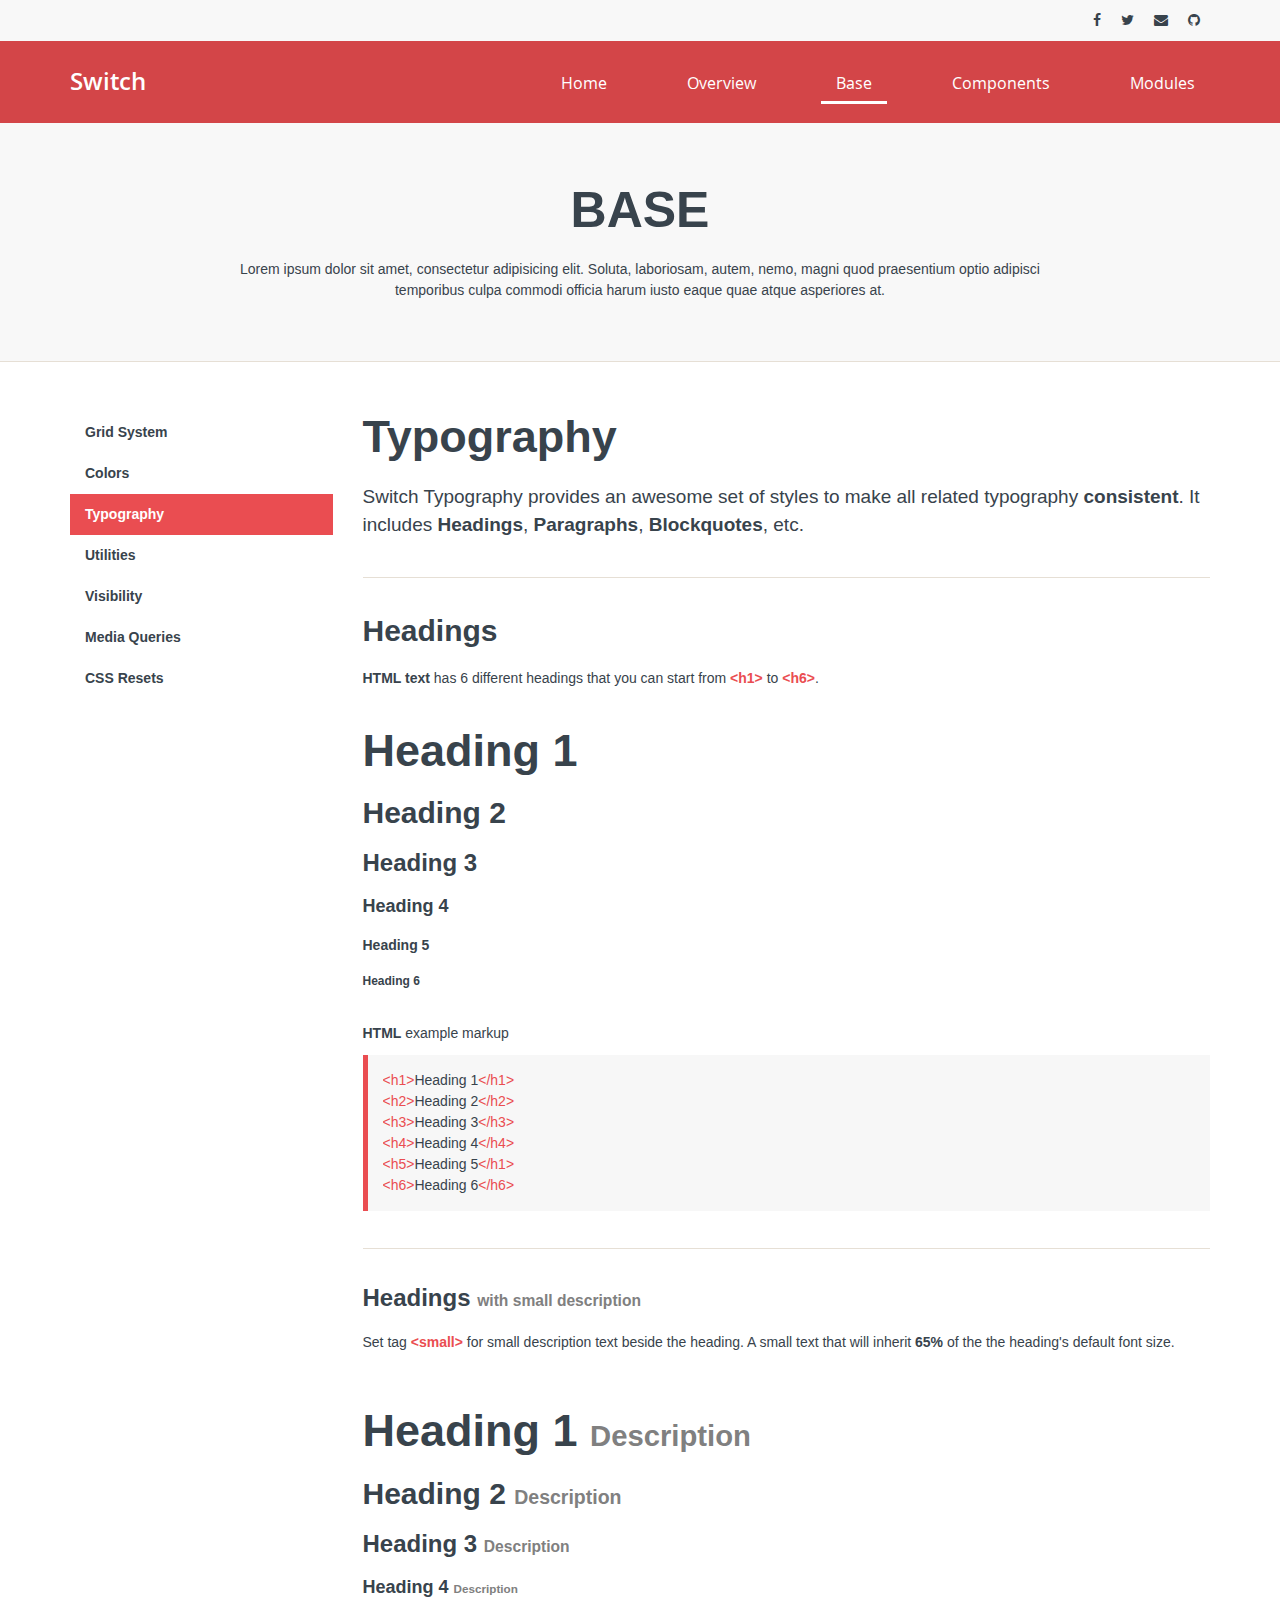
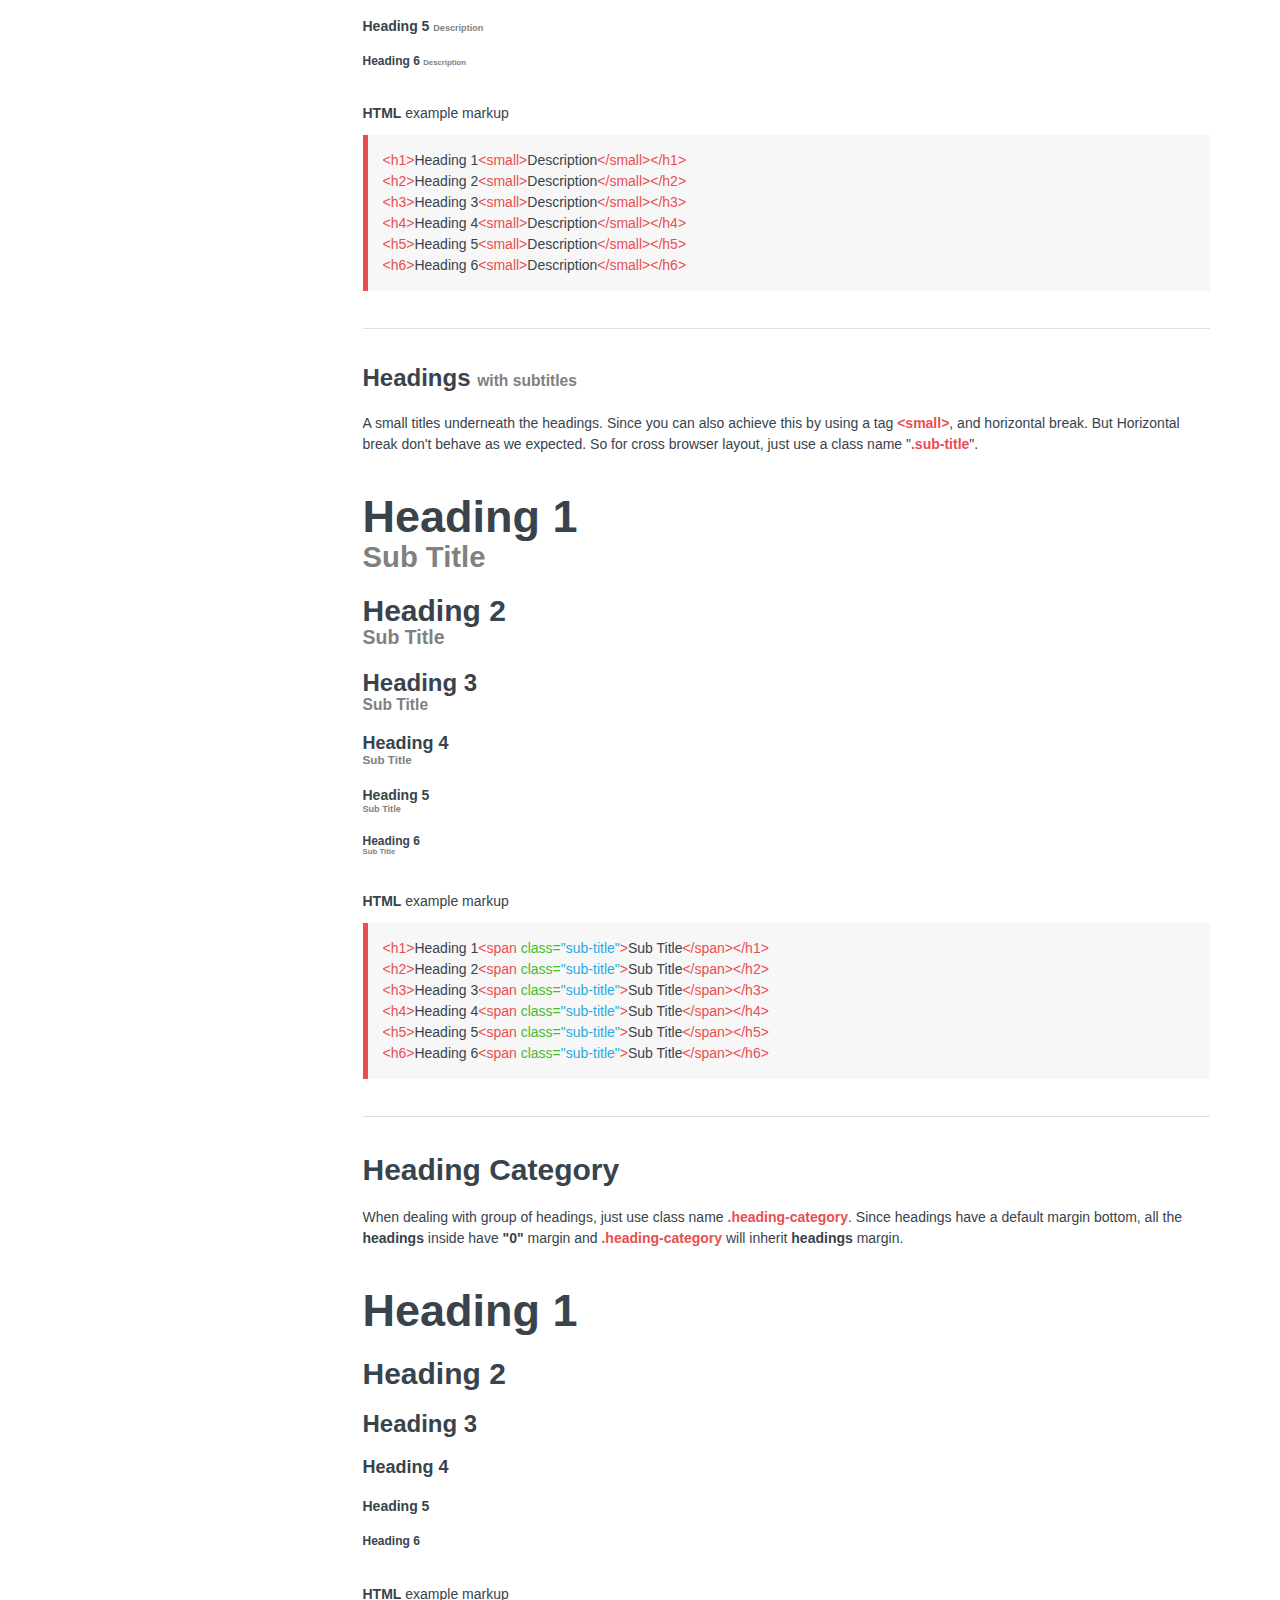
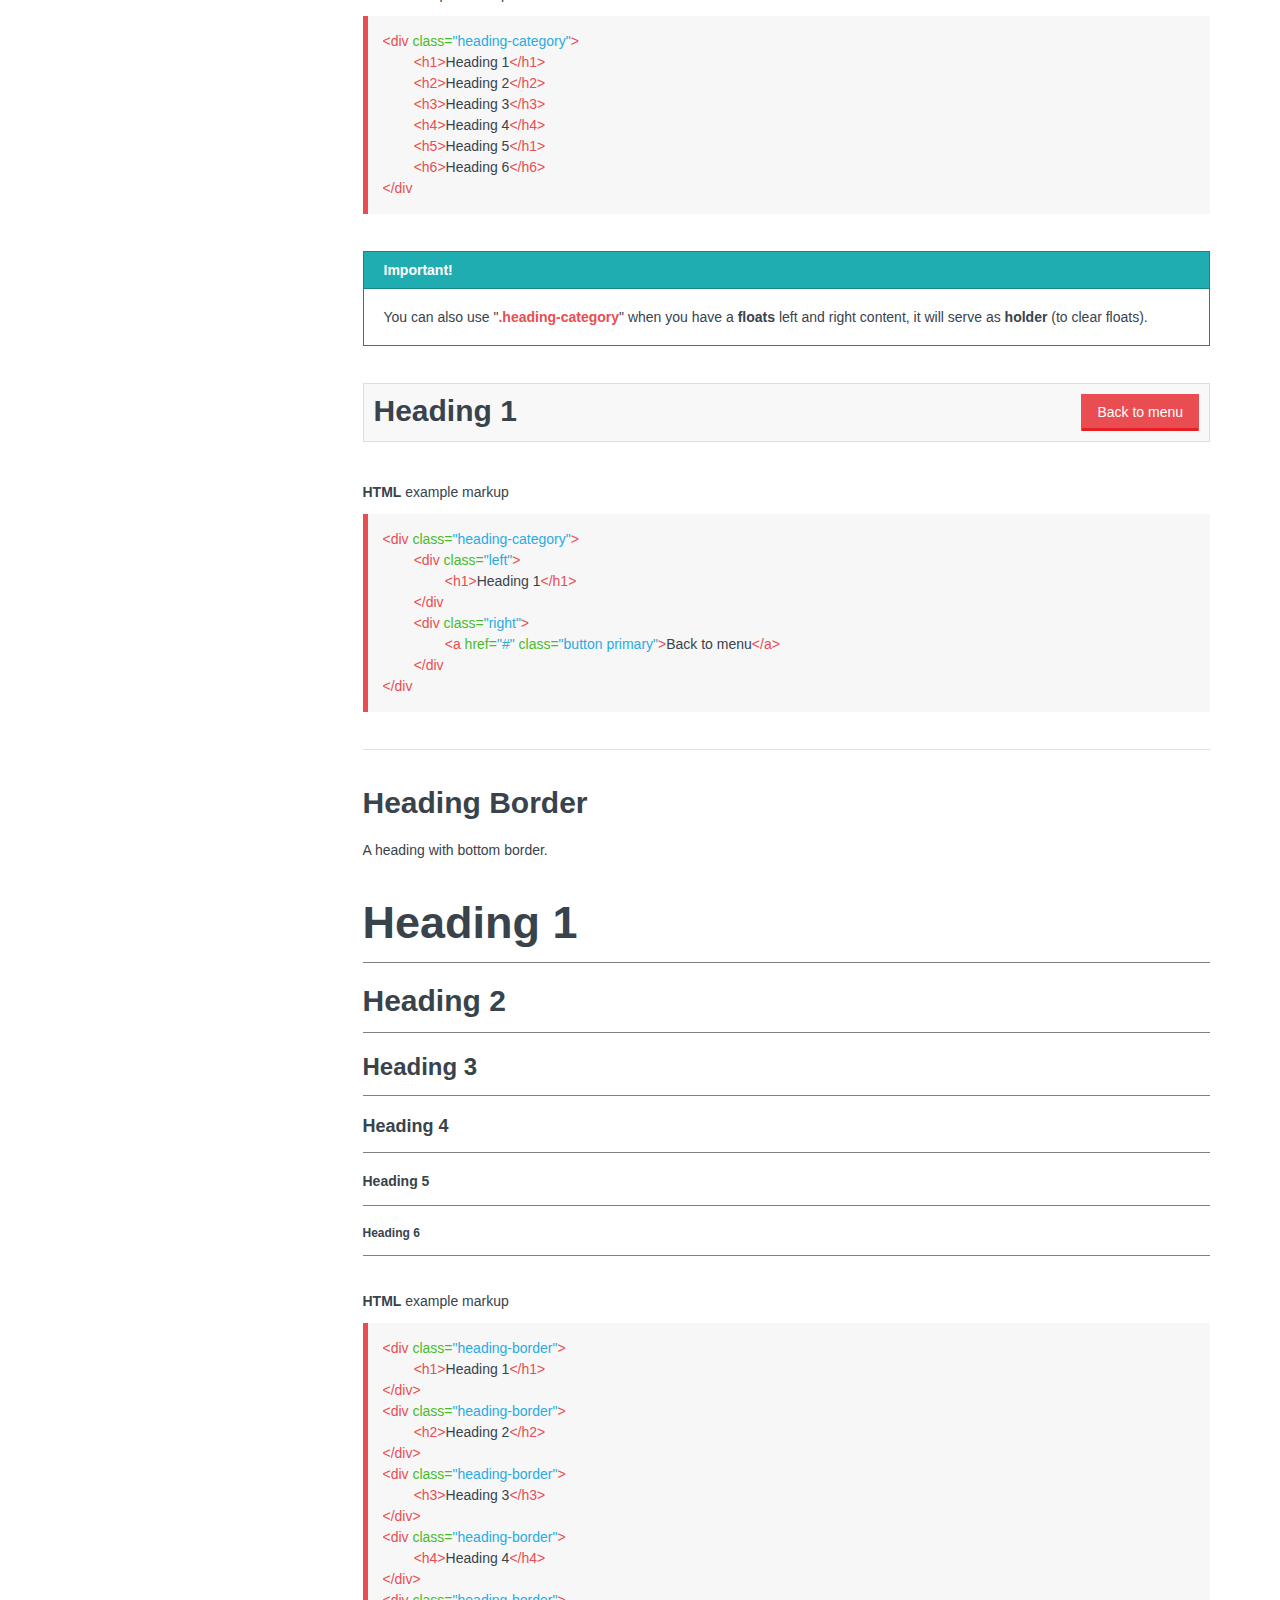
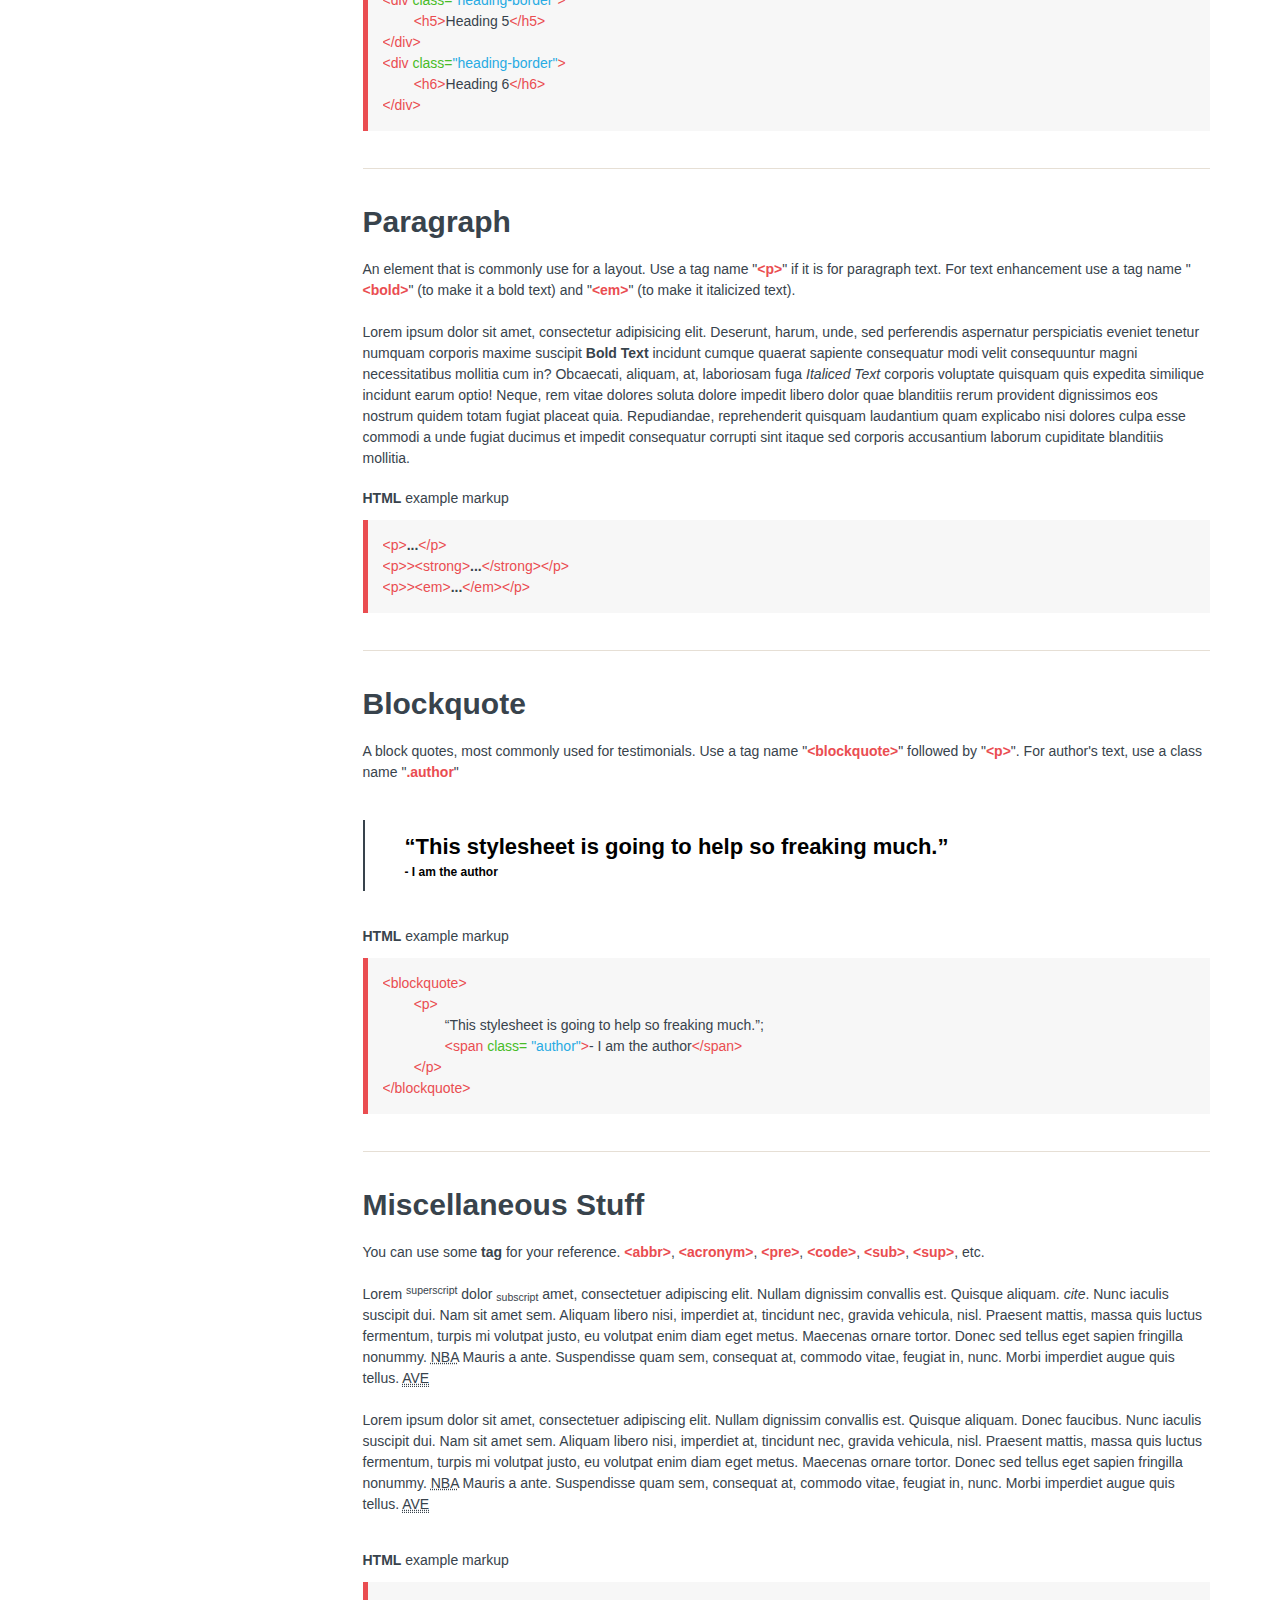
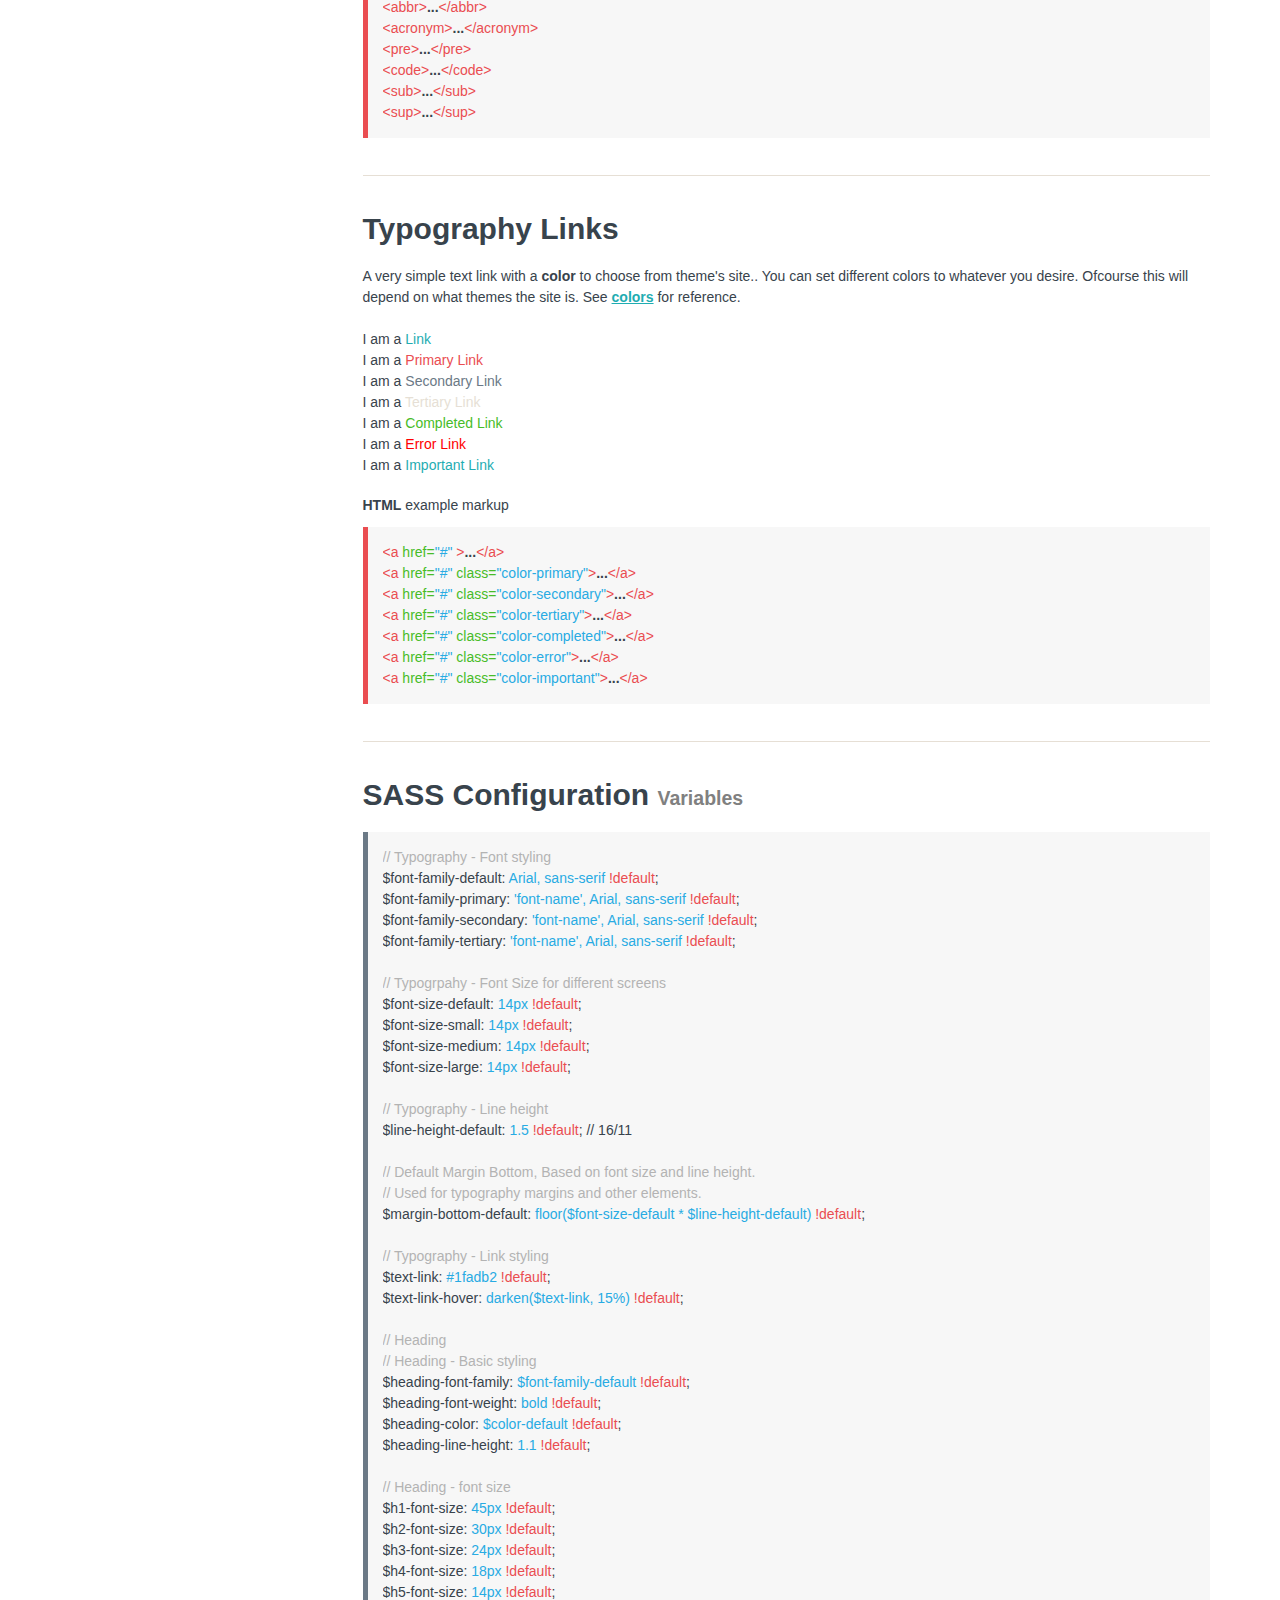
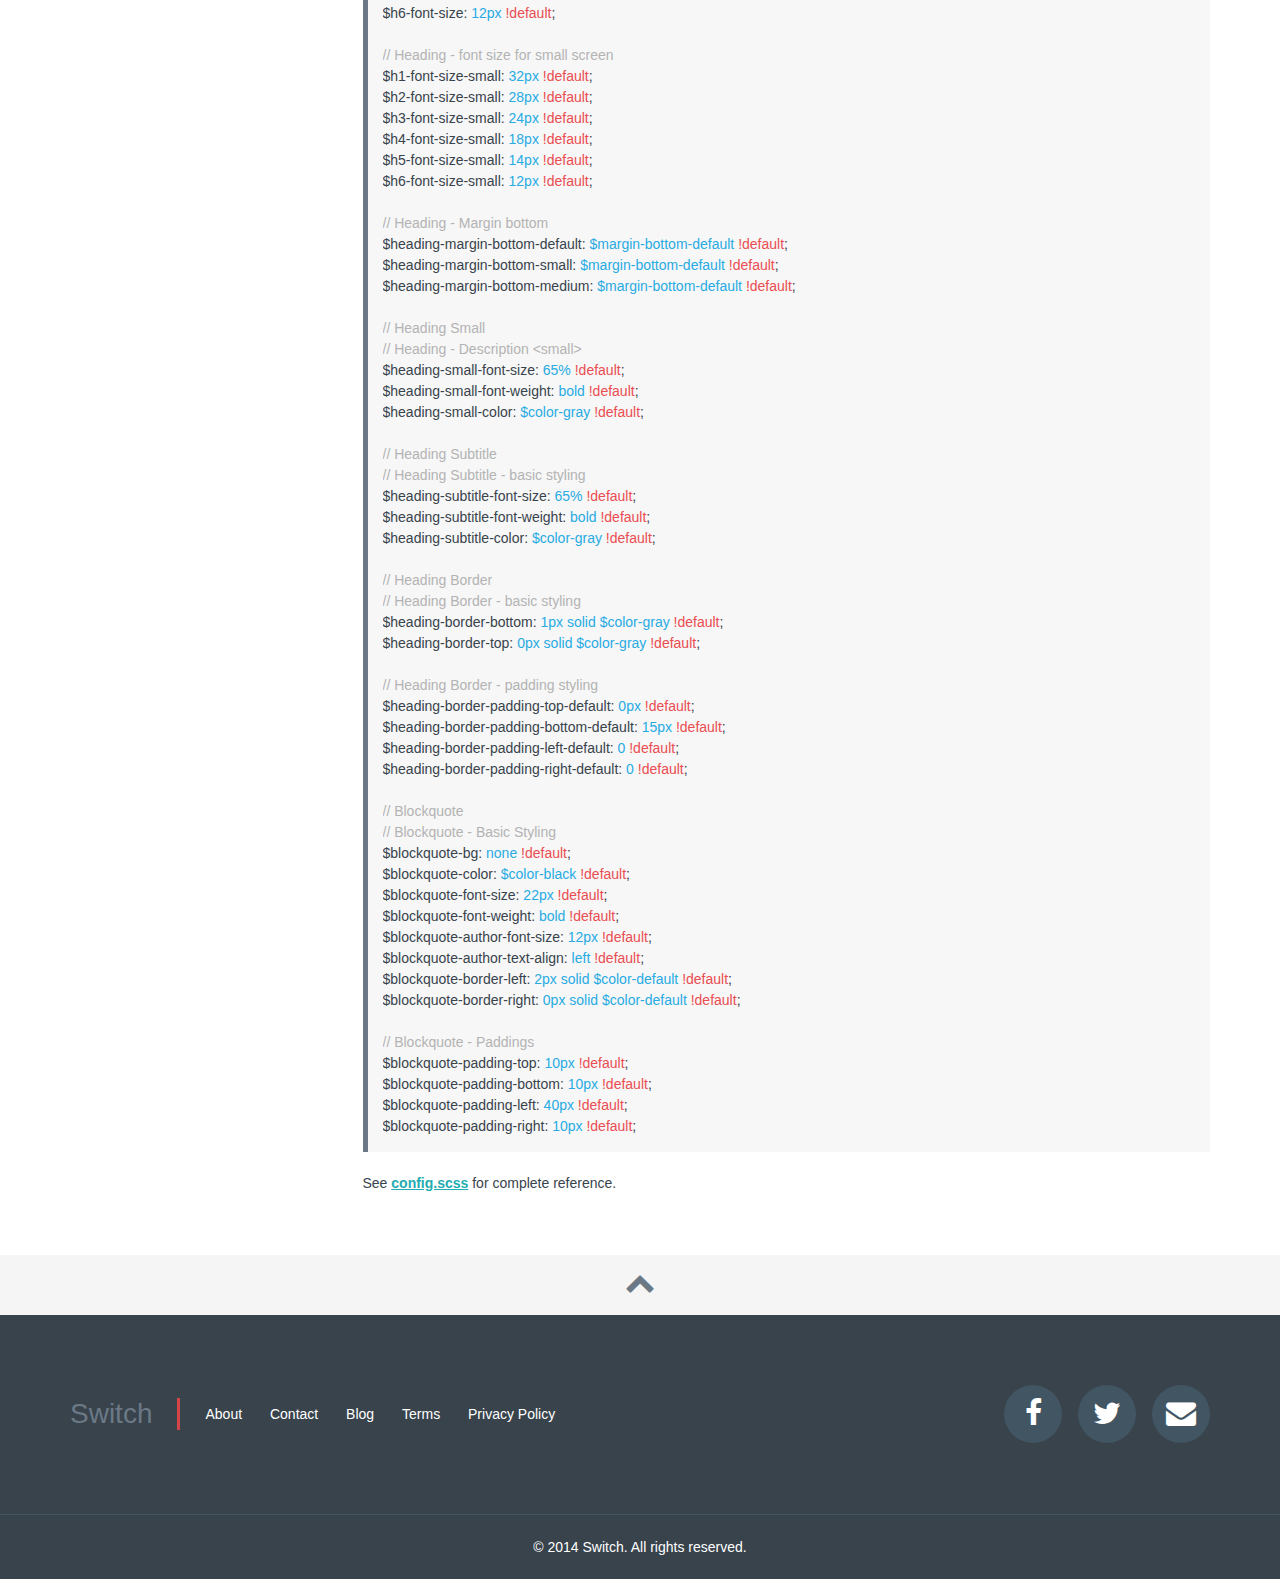
<file: docs/base/typography.html>
<!doctype html>
<html class="no-js" lang="en">
<head>
	<meta charset="utf-8">
	<meta http-equiv="X-UA-Compatible" content="IE=edge">
	<title>Project Name</title>
	<meta name="description" content="">
	<meta name="author" content="">
	<meta name="viewport" content="width=device-width, initial-scale=1">
	<link href="../../testproject/stylesheets/switch.css" rel="stylesheet" />
	<link href="../assets/stylesheets/docs.css" rel="stylesheet" />
	<!--[if lte IE 8]>
   		<link href="stylesheets/ie8.css" media="screen, projection" rel="stylesheet" type="text/css" />
	<![endif]-->
	<!--[if IE 9]>
   		<link href="stylesheets/ie9.css" media="screen, projection" rel="stylesheet" type="text/css" />
	<![endif]-->
	<!--[if lt IE 9]>
	<script src="//html5shiv.googlecode.com/svn/trunk/html5.js"></script>
	<script>window.html5 || document.write('<script src="../../testproject/javascripts/libs/html5.js"><\/script>')</script>
	<![endif]-->
</head>
<body>
<div class="header">
	<div class="top-bar">
		<div class="container">
			<ul class="header-social force-right">
				<li><a href="#"><i class="fa fa-facebook"></i></a></li>
				<li><a href="#"><i class="fa fa-twitter"></i></a></li>
				<li><a href="#"><i class="fa fa-envelope"></i></a></li>
				<li><a href="#"><i class="fa fa-github"></i></a></li>
			</ul>
		</div>
	</div>
	<div class="nav-bar">
		<div class="container">
			<div class="nav-bar-content left">
				<a href="index.html" class="header-logo">Switch</a>
				<a href="#" class="nav-switch">
					<span class="line"></span>
					<span class="line"></span>
					<span class="line"></span>
				</a>
			</div>
			<div class="nav-fold right">
				<ul class="nav">
					<li><a href="../index.html">Home</a></li>
					<li><a href="../overview.html">Overview</a></li>
					<li class="active"><a href="../base.html">Base</a></li>
					<li><a href="../components.html">Components</a></li>
					<li><a href="../modules.html">Modules</a></li>
				</ul>
			</div>
		</div>
	</div>
</div>
<div class="main">
	<div class="main-top">
		<div class="container">
			<div class="row">
				<div class="grid-9 center text-center">
					<h1>Base</h1>
					<p>Lorem ipsum dolor sit amet, consectetur adipisicing elit. Soluta, laboriosam, autem, nemo, magni quod praesentium optio adipisci temporibus culpa commodi officia harum iusto eaque quae atque asperiores at.</p>
				</div>
			</div>
		</div>
	</div>
	<div class="container">
		<div class="row">
			<div class="grid-3">
				<div class="sidebar">
					<div class="block">
						<ul class="sidenav">
							<li><a href="grid_system.html">Grid System</a></li>
							<li><a href="colors.html">Colors</a></li>
							<li class="active"><a href="typography.html">Typography</a></li>
							<li><a href="utilities.html">Utilities</a></li>
							<li><a href="visibility.html">Visibility</a></li>
							<li><a href="media_queries.html">Media Queries</a></li>
							<li><a href="css_resets.html">CSS Resets</a></li>
						</ul>
					</div>
				</div>
			</div>
			<div class="grid-9">
				<div class="main-content">
					<div class="block">
						<h1>Typography</h1>
						<p class="text-large">Switch Typography provides an awesome set of styles to make all related typography <strong>consistent</strong>. It includes <strong>Headings</strong>, <strong>Paragraphs</strong>, <strong>Blockquotes</strong>, etc. </p>
						<br><hr><br>
						<h2>Headings</h2>
						<p><strong>HTML text</strong> has 6 different headings that you can start from <strong class="color-primary">&lt;h1&gt;</strong> to <strong class="color-primary">&lt;h6&gt;</strong>.</p>
						<br>
						<h1>Heading 1</h1>
						<h2>Heading 2</h2>
						<h3>Heading 3</h3>
						<h4>Heading 4</h4>
						<h5>Heading 5</h5>
						<h6>Heading 6</h6>
						<br>
						<div><strong>HTML</strong> example markup</div>
					<pre><code class="html-tags"><div class="html-container"><span class="tag">&lt;h1</span><span class="tag">&gt;</span>Heading 1<span class="tag">&lt;/h1&gt;</span>
<span class="tag">&lt;h2</span><span class="tag">&gt;</span>Heading 2<span class="tag">&lt;/h2&gt;</span>
<span class="tag">&lt;h3</span><span class="tag">&gt;</span>Heading 3<span class="tag">&lt;/h3&gt;</span>
<span class="tag">&lt;h4</span><span class="tag">&gt;</span>Heading 4<span class="tag">&lt;/h4&gt;</span>
<span class="tag">&lt;h5</span><span class="tag">&gt;</span>Heading 5<span class="tag">&lt;/h1&gt;</span>
<span class="tag">&lt;h6</span><span class="tag">&gt;</span>Heading 6<span class="tag">&lt;/h6&gt;</span></div></code></pre>
						<br><hr><br>
						<h3>Headings <small>with small description</small></h3>
						<p>Set tag <strong class="color-primary">&lt;small&gt;</strong> for small description text beside the heading. A small text that will inherit <strong>65%</strong> of the the heading's default font size.</p>
						<br><br>
						<h1>Heading 1 <small>Description</small></h1>
						<h2>Heading 2 <small>Description</small></h2>
						<h3>Heading 3 <small>Description</small></h3>
						<h4>Heading 4 <small>Description</small></h4>
						<h5>Heading 5 <small>Description</small></h5>
						<h6>Heading 6 <small>Description</small></h6>
						<br>
						<div><strong>HTML</strong> example markup</div>
				<pre><code class="html-tags"><div class="html-container"><span class="tag">&lt;h1</span><span class="tag">&gt;</span>Heading 1<span class="tag">&lt;small&gt;</span>Description<span class="tag">&lt;/small&gt;</span><span class="tag">&lt;/h1&gt;</span>
<span class="tag">&lt;h2</span><span class="tag">&gt;</span>Heading 2<span class="tag">&lt;small&gt;</span>Description<span class="tag">&lt;/small&gt;</span><span class="tag">&lt;/h2&gt;</span>
<span class="tag">&lt;h3</span><span class="tag">&gt;</span>Heading 3<span class="tag">&lt;small&gt;</span>Description<span class="tag">&lt;/small&gt;</span><span class="tag">&lt;/h3&gt;</span>
<span class="tag">&lt;h4</span><span class="tag">&gt;</span>Heading 4<span class="tag">&lt;small&gt;</span>Description<span class="tag">&lt;/small&gt;</span><span class="tag">&lt;/h4&gt;</span>
<span class="tag">&lt;h5</span><span class="tag">&gt;</span>Heading 5<span class="tag">&lt;small&gt;</span>Description<span class="tag">&lt;/small&gt;</span><span class="tag">&lt;/h5&gt;</span>
<span class="tag">&lt;h6</span><span class="tag">&gt;</span>Heading 6<span class="tag">&lt;small&gt;</span>Description<span class="tag">&lt;/small&gt;</span><span class="tag">&lt;/h6&gt;</span></div></code></pre>
						<br><hr><br>
						<h3>Headings <small>with subtitles</small></h3>
						<p>A small titles underneath the headings. Since you can also achieve this by using a tag <strong class="color-primary">&lt;small&gt;</strong>, and horizontal break. But Horizontal break don't behave as we expected. So for cross browser layout, just use a class name "<strong class="color-primary">.sub-title</strong>".</p>
						<br>
						<h1>Heading 1 <span class="sub-title">Sub Title</span></h1>
						<h2>Heading 2 <span class="sub-title">Sub Title</span></h2>
						<h3>Heading 3 <span class="sub-title">Sub Title</span></h3>
						<h4>Heading 4 <span class="sub-title">Sub Title</span></h4>
						<h5>Heading 5 <span class="sub-title">Sub Title</span></h5>
						<h6>Heading 6 <span class="sub-title">Sub Title</span></h6>
						<br>
						<div><strong>HTML</strong> example markup</div>
				<pre><code class="html-tags"><div class="html-container"><span class="tag">&lt;h1</span><span class="tag">&gt;</span>Heading 1<span class="tag">&lt;span</span> <span class="attr">class=</span><span class="value">"sub-title"</span><span class="tag">&gt;</span>Sub Title<span class="tag">&lt;/span&gt;</span><span class="tag">&lt;/h1&gt;</span>
<span class="tag">&lt;h2</span><span class="tag">&gt;</span>Heading 2<span class="tag">&lt;span</span> <span class="attr">class=</span><span class="value">"sub-title"</span><span class="tag">&gt;</span>Sub Title<span class="tag">&lt;/span&gt;</span><span class="tag">&lt;/h2&gt;</span>
<span class="tag">&lt;h3</span><span class="tag">&gt;</span>Heading 3<span class="tag">&lt;span</span> <span class="attr">class=</span><span class="value">"sub-title"</span><span class="tag">&gt;</span>Sub Title<span class="tag">&lt;/span&gt;</span><span class="tag">&lt;/h3&gt;</span>
<span class="tag">&lt;h4</span><span class="tag">&gt;</span>Heading 4<span class="tag">&lt;span</span> <span class="attr">class=</span><span class="value">"sub-title"</span><span class="tag">&gt;</span>Sub Title<span class="tag">&lt;/span&gt;</span><span class="tag">&lt;/h4&gt;</span>
<span class="tag">&lt;h5</span><span class="tag">&gt;</span>Heading 5<span class="tag">&lt;span</span> <span class="attr">class=</span><span class="value">"sub-title"</span><span class="tag">&gt;</span>Sub Title<span class="tag">&lt;/span&gt;</span><span class="tag">&lt;/h5&gt;</span>
<span class="tag">&lt;h6</span><span class="tag">&gt;</span>Heading 6<span class="tag">&lt;span</span> <span class="attr">class=</span><span class="value">"sub-title"</span><span class="tag">&gt;</span>Sub Title<span class="tag">&lt;/span&gt;</span><span class="tag">&lt;/h6&gt;</span></div></code></pre>
						<br><hr><br>
						<h2>Heading Category</h2>
						<p>When dealing with group of headings, just use class name <strong class="color-primary">.heading-category</strong>. Since headings have a default margin bottom, all the <strong>headings</strong> inside have <strong>"0"</strong> margin and <strong class="color-primary">.heading-category</strong> will inherit <strong>headings</strong> margin.</p>
						<br>
						<h1>Heading 1</h1>
						<h2>Heading 2</h2>
						<h3>Heading 3</h3>
						<h4>Heading 4</h4>
						<h5>Heading 5</h5>
						<h6>Heading 6</h6>
						<br>
						<div><strong>HTML</strong> example markup</div>
				<pre><code class="html-tags"><div class="html-container"><span class="tag">&lt;div</span> <span class="attr">class=</span><span class="value">"heading-category"</span><span class="tag">&gt;</span>
	<span class="tag">&lt;h1</span><span class="tag">&gt;</span>Heading 1<span class="tag">&lt;/h1&gt;</span>
	<span class="tag">&lt;h2</span><span class="tag">&gt;</span>Heading 2<span class="tag">&lt;/h2&gt;</span>
	<span class="tag">&lt;h3</span><span class="tag">&gt;</span>Heading 3<span class="tag">&lt;/h3&gt;</span>
	<span class="tag">&lt;h4</span><span class="tag">&gt;</span>Heading 4<span class="tag">&lt;/h4&gt;</span>
	<span class="tag">&lt;h5</span><span class="tag">&gt;</span>Heading 5<span class="tag">&lt;/h1&gt;</span>
	<span class="tag">&lt;h6</span><span class="tag">&gt;</span>Heading 6<span class="tag">&lt;/h6&gt;</span>
<span class="tag">&lt;/div</span></div></code></pre>
						<br>
						<div class="panel important">
							<div class="panel-top"><strong>Important!</strong></div>
							<div class="panel-content">
								You can also use "<strong class="color-primary">.heading-category</strong>" when you have a <strong>floats</strong> left and right content, it will serve as <strong>holder</strong> (to clear floats).
							</div>
						</div>
						<br>
						<div class="bar">
							<div class="heading-category">
								<div class="left">
									<h2>Heading 1</h2>
								</div>
								<div class="right">
									<a href="#" class="button primary">Back to menu</a>
								</div>
							</div>
						</div>
						<br><br>
						<div><strong>HTML</strong> example markup</div>
				<pre><code class="html-tags"><div class="html-container"><span class="tag">&lt;div</span> <span class="attr">class=</span><span class="value">"heading-category"</span><span class="tag">&gt;</span>
	<span class="tag">&lt;div</span> <span class="attr">class=</span><span class="value">"left"</span><span class="tag">&gt;</span>
		<span class="tag">&lt;h1&gt;</span>Heading 1<span class="tag">&lt;/h1&gt;</span>
	<span class="tag">&lt;/div</span>
	<span class="tag">&lt;div</span> <span class="attr">class=</span><span class="value">"right"</span><span class="tag">&gt;</span>
		<span class="tag">&lt;a</span> <span class="attr">href=</span><span class="value">"#"</span> <span class="attr">class=</span><span class="value">"button primary"</span><span class="tag">&gt;</span>Back to menu<span class="tag">&lt;/a&gt;</span>
	<span class="tag">&lt;/div</span>
<span class="tag">&lt;/div</span></div></code></pre>
						<br><hr><br>
						<h2>Heading Border</h2>
						<p>A heading with bottom border.</p>
						<br>
						<div class="heading-border">
							<h1>Heading 1</h1>
						</div>
						<div class="heading-border">
							<h2>Heading 2</h2>
						</div>
						<div class="heading-border">
							<h3>Heading 3</h3>
						</div>
						<div class="heading-border">
							<h4>Heading 4</h4>
						</div>
						<div class="heading-border">
							<h5>Heading 5</h5>
						</div>
						<div class="heading-border">
							<h6>Heading 6</h6>
						</div>
						<br>
						<div><strong>HTML</strong> example markup</div>
				<pre><code class="html-tags"><div class="html-container"><span class="tag">&lt;div</span> <span class="attr">class=</span><span class="value">"heading-border"</span><span class="tag">&gt;</span>
	<span class="tag">&lt;h1&gt;</span>Heading 1<span class="tag">&lt;/h1&gt;</span>
<span class="tag">&lt;/div&gt;</span>
<span class="tag">&lt;div</span> <span class="attr">class=</span><span class="value">"heading-border"</span><span class="tag">&gt;</span>
	<span class="tag">&lt;h2&gt;</span>Heading 2<span class="tag">&lt;/h2&gt;</span>
<span class="tag">&lt;/div&gt;</span>
<span class="tag">&lt;div</span> <span class="attr">class=</span><span class="value">"heading-border"</span><span class="tag">&gt;</span>
	<span class="tag">&lt;h3&gt;</span>Heading 3<span class="tag">&lt;/h3&gt;</span>
<span class="tag">&lt;/div&gt;</span>
<span class="tag">&lt;div</span> <span class="attr">class=</span><span class="value">"heading-border"</span><span class="tag">&gt;</span>
	<span class="tag">&lt;h4&gt;</span>Heading 4<span class="tag">&lt;/h4&gt;</span>
<span class="tag">&lt;/div&gt;</span>
<span class="tag">&lt;div</span> <span class="attr">class=</span><span class="value">"heading-border"</span><span class="tag">&gt;</span>
	<span class="tag">&lt;h5&gt;</span>Heading 5<span class="tag">&lt;/h5&gt;</span>
<span class="tag">&lt;/div&gt;</span>
<span class="tag">&lt;div</span> <span class="attr">class=</span><span class="value">"heading-border"</span><span class="tag">&gt;</span>
	<span class="tag">&lt;h6&gt;</span>Heading 6<span class="tag">&lt;/h6&gt;</span>
<span class="tag">&lt;/div&gt;</span></div></code></pre>
						<br><hr><br>
						<h2>Paragraph</h2>
						<p>An element that is commonly use for a layout. Use a tag name "<strong class="color-primary">&lt;p&gt;</strong>" if it is for paragraph text. For text enhancement use a tag name "<strong class="color-primary">&lt;bold&gt;</strong>" (to make it a bold text) and "<strong class="color-primary">&lt;em&gt;</strong>" (to make it italicized text).</p>
						<p>Lorem ipsum dolor sit amet, consectetur adipisicing elit. Deserunt, harum, unde, sed perferendis aspernatur perspiciatis eveniet tenetur numquam corporis maxime suscipit <strong>Bold Text</strong> incidunt cumque quaerat sapiente consequatur modi velit consequuntur magni necessitatibus mollitia cum in? Obcaecati, aliquam, at, laboriosam fuga <em>Italiced	Text</em> corporis voluptate quisquam quis expedita similique incidunt earum optio! Neque, rem vitae dolores soluta dolore impedit libero dolor quae blanditiis rerum provident dignissimos eos nostrum quidem totam fugiat placeat quia. Repudiandae, reprehenderit quisquam laudantium quam explicabo nisi dolores culpa esse commodi a unde fugiat ducimus et impedit consequatur corrupti sint itaque sed corporis accusantium laborum cupiditate blanditiis mollitia.</p>
						<div><strong>HTML</strong> example markup</div>
				<pre><code class="html-tags"><div class="html-container"><span class="tag">&lt;p&gt;</span><strong>...</strong><span class="tag">&lt;/p&gt;</span>
<span class="tag">&lt;p&gt;</span><span class="tag">>&lt;strong&gt;</span><strong>...</strong><span class="tag">&lt;/strong&gt;</span><span class="tag">&lt;/p&gt;</span>
<span class="tag">&lt;p&gt;</span><span class="tag">>&lt;em&gt;</span><strong>...</strong><span class="tag">&lt;/em&gt;</span><span class="tag">&lt;/p&gt;</span></div></code></pre>
						<br><hr><br>
						<h2>Blockquote</h2>
						<p>A block quotes, most commonly used for testimonials. Use a tag name "<strong class="color-primary">&lt;blockquote&gt;</strong>" followed by "<strong class="color-primary">&lt;p&gt;</strong>". For author's text, use a class name "<strong class="color-primary">.author</strong>"</p>
						<br>
						<blockquote>
							<p>
								“This stylesheet is going to help so freaking much.”
								<span class="author">- I am the author</span>	
							</p>
						</blockquote>
						<br>
						<div><strong>HTML</strong> example markup</div>
				<pre><code class="html-tags"><div class="html-container"><span class="tag">&lt;blockquote&gt;</span>
	<span class="tag">&lt;p&gt;</span>
		“This stylesheet is going to help so freaking much.”;
		<span class="tag">&lt;span</span> <span class="attr">class=</span> <span class="value">"author"</span><span class="tag">&gt;</span>- I am the author<span class="tag">&lt;/span&gt;</span>
	<span class="tag">&lt;/p&gt;</span>
<span class="tag">&lt;/blockquote&gt;</span></div></code></pre>
						<br><hr><br>
						<h2>Miscellaneous Stuff</h2>
						<p>You can use some <strong>tag</strong> for your reference. <strong class="color-primary">&lt;abbr&gt;</strong>, <strong class="color-primary">&lt;acronym&gt;</strong>, <strong class="color-primary">&lt;pre&gt;</strong>, <strong class="color-primary">&lt;code&gt;</strong>, <strong class="color-primary">&lt;sub&gt;</strong>, <strong class="color-primary">&lt;sup&gt;</strong>, etc.</p>
						<p>Lorem <sup>superscript</sup> dolor <sub>subscript</sub> amet, consectetuer adipiscing elit. Nullam dignissim convallis est. Quisque aliquam. <cite>cite</cite>. Nunc iaculis suscipit dui. Nam sit amet sem. Aliquam libero nisi, imperdiet at, tincidunt nec, gravida vehicula, nisl. Praesent mattis, massa quis luctus fermentum, turpis mi volutpat justo, eu volutpat enim diam eget metus. Maecenas ornare tortor. Donec sed tellus eget sapien fringilla nonummy. <acronym title="National Basketball Association">NBA</acronym> Mauris a ante. Suspendisse quam sem, consequat at, commodo vitae, feugiat in, nunc. Morbi imperdiet augue quis tellus. <abbr title="Avenue">AVE</abbr></p>
						<p>Lorem ipsum dolor sit amet, consectetuer adipiscing elit. Nullam dignissim convallis est. Quisque aliquam. Donec faucibus. Nunc iaculis suscipit dui. Nam sit amet sem. Aliquam libero nisi, imperdiet at, tincidunt nec, gravida vehicula, nisl. Praesent mattis, massa quis luctus fermentum, turpis mi volutpat justo, eu volutpat enim diam eget metus. Maecenas ornare tortor. Donec sed tellus eget sapien fringilla nonummy. <acronym title="National Basketball Association">NBA</acronym> Mauris a ante. Suspendisse quam sem, consequat at, commodo vitae, feugiat in, nunc. Morbi imperdiet augue quis tellus. <abbr title="Avenue">AVE</abbr></p>
						<br>
						<div><strong>HTML</strong> example markup</div>
				<pre><code class="html-tags"><div class="html-container"><span class="tag">&lt;abbr&gt;</span><strong>...</strong><span class="tag">&lt;/abbr&gt;</span>
<span class="tag">&lt;acronym&gt;</span><strong>...</strong><span class="tag">&lt;/acronym&gt;</span>
<span class="tag">&lt;pre&gt;</span><strong>...</strong><span class="tag">&lt;/pre&gt;</span>
<span class="tag">&lt;code&gt;</span><strong>...</strong><span class="tag">&lt;/code&gt;</span>
<span class="tag">&lt;sub&gt;</span><strong>...</strong><span class="tag">&lt;/sub&gt;</span>
<span class="tag">&lt;sup&gt;</span><strong>...</strong><span class="tag">&lt;/sup&gt;</span></div></code></pre>
						<br><hr><br>
						<h2>Typography Links</h2>
						<p>A very simple text link with a <strong>color</strong> to choose from theme's site.. You can set different colors to whatever you desire. Ofcourse this will depend on what themes the site is. See <a href="#" class="underline"><strong>colors</strong></a> for reference.</p>
						<p>
							<span class="display-block">I am a <a href="#">Link</a></span>
							<span class="display-block">I am a <a href="#" class="color-primary">Primary Link</a></span>
							<span class="display-block">I am a <a href="#" class="color-secondary">Secondary Link</a></span>
							<span class="display-block">I am a <a href="#" class="color-tertiary">Tertiary Link</a></span>
							<span class="display-block">I am a <a href="#" class="color-completed">Completed Link</a></span>
							<span class="display-block">I am a <a href="#" class="color-error">Error Link</a></span>
							<span class="display-block">I am a <a href="#" class="color-important">Important Link</a></span>
						</p>
						<div><strong>HTML</strong> example markup</div>
				<pre><code class="html-tags"><div class="html-container"><span class="tag">&lt;a</span> <span class="attr">href=</span><span class="value">"#"</span> <span class="tag">&gt;</span><strong>...</strong><span class="tag">&lt;/a&gt;</span>
<span class="tag">&lt;a</span> <span class="attr">href=</span><span class="value">"#"</span> <span class="attr">class=</span><span class="value">"color-primary"</span><span class="tag">&gt;</span><strong>...</strong><span class="tag">&lt;/a&gt;</span>
<span class="tag">&lt;a</span> <span class="attr">href=</span><span class="value">"#"</span> <span class="attr">class=</span><span class="value">"color-secondary"</span><span class="tag">&gt;</span><strong>...</strong><span class="tag">&lt;/a&gt;</span>
<span class="tag">&lt;a</span> <span class="attr">href=</span><span class="value">"#"</span> <span class="attr">class=</span><span class="value">"color-tertiary"</span><span class="tag">&gt;</span><strong>...</strong><span class="tag">&lt;/a&gt;</span>
<span class="tag">&lt;a</span> <span class="attr">href=</span><span class="value">"#"</span> <span class="attr">class=</span><span class="value">"color-completed"</span><span class="tag">&gt;</span><strong>...</strong><span class="tag">&lt;/a&gt;</span>
<span class="tag">&lt;a</span> <span class="attr">href=</span><span class="value">"#"</span> <span class="attr">class=</span><span class="value">"color-error"</span><span class="tag">&gt;</span><strong>...</strong><span class="tag">&lt;/a&gt;</span>
<span class="tag">&lt;a</span> <span class="attr">href=</span><span class="value">"#"</span> <span class="attr">class=</span><span class="value">"color-important"</span><span class="tag">&gt;</span><strong>...</strong><span class="tag">&lt;/a&gt;</span></div></code></pre>
						<br><hr><br>
						<h2>SASS Configuration <small>Variables</small></h2>
						<pre><code class="html-tags sass"><div class="html-container"><span class="html-comment">// Typography - Font styling</span>
$font-family-default: <span class="value">Arial, sans-serif</span> <span class="tag">!default</span>;
$font-family-primary: <span class="value">'font-name', Arial, sans-serif</span> <span class="tag">!default</span>;
$font-family-secondary: <span class="value">'font-name', Arial, sans-serif</span> <span class="tag">!default</span>;
$font-family-tertiary: <span class="value">'font-name', Arial, sans-serif</span> <span class="tag">!default</span>;

<span class="html-comment">// Typogrpahy - Font Size for different screens</span>
$font-size-default: <span class="value">14px</span> <span class="tag">!default</span>; 
$font-size-small: <span class="value">14px</span> <span class="tag">!default</span>;
$font-size-medium: <span class="value">14px</span> <span class="tag">!default</span>;
$font-size-large: <span class="value">14px</span> <span class="tag">!default</span>;

<span class="html-comment">// Typography - Line height</span>
$line-height-default: <span class="value">1.5</span> <span class="tag">!default</span>; // 16/11

<span class="html-comment">// Default Margin Bottom, Based on font size and line height.</span>
<span class="html-comment">// Used for typography margins and other elements.</span>
$margin-bottom-default: <span class="value">floor($font-size-default * $line-height-default)</span> <span class="tag">!default</span>;

<span class="html-comment">// Typography - Link styling</span>
$text-link: <span class="value">#1fadb2</span> <span class="tag">!default</span>;
$text-link-hover: <span class="value">darken($text-link, 15%)</span> <span class="tag">!default</span>;

<span class="html-comment">// Heading</span>
<span class="html-comment">// Heading - Basic styling</span>
$heading-font-family: <span class="value">$font-family-default</span> <span class="tag">!default</span>;
$heading-font-weight: <span class="value">bold</span> <span class="tag">!default</span>;
$heading-color: <span class="value">$color-default</span> <span class="tag">!default</span>;
$heading-line-height: <span class="value">1.1</span> <span class="tag">!default</span>;

<span class="html-comment">// Heading - font size</span>
$h1-font-size: <span class="value">45px</span> <span class="tag">!default</span>;
$h2-font-size: <span class="value">30px</span> <span class="tag">!default</span>;
$h3-font-size: <span class="value">24px</span> <span class="tag">!default</span>;
$h4-font-size: <span class="value">18px</span> <span class="tag">!default</span>;	
$h5-font-size: <span class="value">14px</span> <span class="tag">!default</span>;
$h6-font-size: <span class="value">12px</span> <span class="tag">!default</span>;

<span class="html-comment">// Heading - font size for small screen</span>
$h1-font-size-small: <span class="value">32px</span> <span class="tag">!default</span>;
$h2-font-size-small: <span class="value">28px</span> <span class="tag">!default</span>;
$h3-font-size-small: <span class="value">24px</span> <span class="tag">!default</span>;
$h4-font-size-small: <span class="value">18px</span> <span class="tag">!default</span>;	
$h5-font-size-small: <span class="value">14px</span> <span class="tag">!default</span>;
$h6-font-size-small: <span class="value">12px</span> <span class="tag">!default</span>;

<span class="html-comment">// Heading - Margin bottom</span>
$heading-margin-bottom-default: <span class="value">$margin-bottom-default</span> <span class="tag">!default</span>;
$heading-margin-bottom-small: <span class="value">$margin-bottom-default</span> <span class="tag">!default</span>;
$heading-margin-bottom-medium: <span class="value">$margin-bottom-default</span> <span class="tag">!default</span>;

<span class="html-comment">// Heading Small</span>
<span class="html-comment">// Heading - Description &lt;small&gt;</span>
$heading-small-font-size: <span class="value">65%</span> <span class="tag">!default</span>;
$heading-small-font-weight: <span class="value">bold</span> <span class="tag">!default</span>;
$heading-small-color: <span class="value">$color-gray</span> <span class="tag">!default</span>;

<span class="html-comment">// Heading Subtitle</span>
<span class="html-comment">// Heading Subtitle - basic styling</span>
$heading-subtitle-font-size: <span class="value">65%</span> <span class="tag">!default</span>;
$heading-subtitle-font-weight: <span class="value">bold</span> <span class="tag">!default</span>;
$heading-subtitle-color: <span class="value">$color-gray</span> <span class="tag">!default</span>;

<span class="html-comment">// Heading Border</span>
<span class="html-comment">// Heading Border - basic styling</span>
$heading-border-bottom: <span class="value">1px solid $color-gray</span> <span class="tag">!default</span>;
$heading-border-top: <span class="value">0px solid $color-gray</span> <span class="tag">!default</span>;

<span class="html-comment">// Heading Border - padding styling</span>
$heading-border-padding-top-default: <span class="value">0px</span> <span class="tag">!default</span>;
$heading-border-padding-bottom-default: <span class="value">15px</span> <span class="tag">!default</span>;
$heading-border-padding-left-default: <span class="value">0</span> <span class="tag">!default</span>;
$heading-border-padding-right-default: <span class="value">0</span> <span class="tag">!default</span>;

<span class="html-comment">// Blockquote</span>
<span class="html-comment">// Blockquote - Basic Styling</span>
$blockquote-bg: <span class="value">none</span> <span class="tag">!default</span>;
$blockquote-color: <span class="value">$color-black</span> <span class="tag">!default</span>;
$blockquote-font-size: <span class="value">22px</span> <span class="tag">!default</span>;
$blockquote-font-weight: <span class="value">bold</span> <span class="tag">!default</span>;
$blockquote-author-font-size: <span class="value">12px</span> <span class="tag">!default</span>;
$blockquote-author-text-align: <span class="value">left</span> <span class="tag">!default</span>;
$blockquote-border-left: <span class="value">2px solid $color-default</span> <span class="tag">!default</span>;
$blockquote-border-right: <span class="value">0px solid $color-default</span> <span class="tag">!default</span>;

<span class="html-comment">// Blockquote - Paddings</span>
$blockquote-padding-top: <span class="value">10px</span> <span class="tag">!default</span>;
$blockquote-padding-bottom: <span class="value">10px</span> <span class="tag">!default</span>;
$blockquote-padding-left: <span class="value">40px</span> <span class="tag">!default</span>;
$blockquote-padding-right: <span class="value">10px</span> <span class="tag">!default</span>;
</div></code></pre>
						<p>See <a href="../../testproject/sass/switch/base/_config.scss" class="underline"><strong>config.scss</strong></a> for complete reference.</p>
					</div>
				</div>
			</div>
		</div>
	</div>
</div>
<div class="footer">
	<a href="#" class="btt"><span><i class="fa fa-chevron-up"></i></span></a>
	<div class="footer-content">
		<div class="container text-center-small">
			<div class="row">
				<div class="grid-7">
					<div class="footer-logo">Switch</div>
					<ul class="footer-nav">
						<li><a href="#">About</a></li>
						<li><a href="#">Contact</a></li>
						<li><a href="#">Blog</a></li>
						<li><a href="#">Terms</a></li>
						<li><a href="#">Privacy Policy</a></li>
					</ul>
				</div>
				<div class="grid-5">
					<ul class="footer-social right">
						<li><a href="#"><i class="fa fa-facebook"></i></a></li>
						<li><a href="#"><i class="fa fa-twitter"></i></a></li>
						<li><a href="#"><i class="fa fa-envelope"></i></a></li>
					</ul>
				</div>
			</div>
		</div>
	</div>
	<div class="footer-bottom text-center">
		<div class="copyright">&copy; 2014 Switch. All rights reserved. </div>
	</div>
</div>
<script src="//ajax.googleapis.com/ajax/libs/jquery/1.10.2/jquery.min.js"></script>
<script>window.jQuery || document.write('<script src="../../testproject/javascripts/libs/jquery-1.10.2.min.js"><\/script>')</script>
<script src="../../testproject/javascripts/plugins.js"></script>
<script src="../../testproject/javascripts/script.js"></script>
<!-- Google Analytics: change UA-XXXXX-X to be your site's ID. -->
<script>
    (function(b,o,i,l,e,r){b.GoogleAnalyticsObject=l;b[l]||(b[l]=
    function(){(b[l].q=b[l].q||[]).push(arguments)});b[l].l=+new Date;
    e=o.createElement(i);r=o.getElementsByTagName(i)[0];
    e.src='//www.google-analytics.com/analytics.js';
    r.parentNode.insertBefore(e,r)}(window,document,'script','ga'));
    ga('create','UA-XXXXX-X');ga('send','pageview');
</script>
</body>
</html>
</file>
<file: docs/assets/stylesheets/docs.css>
/* line 6, ../sass/_icons.scss */
.icon-image {
  display: inline-block;
  vertical-align: middle;
  text-decoration: none;
  position: relative;
  top: -1px;
  line-height: 1.5;
  margin-right: 3px;
}

/* line 16, ../sass/_icons.scss */
.icon-right {
  margin-left: 3px;
  margin-right: 0;
}

/* line 22, ../sass/_icons.scss */
.icon-image-cog-white {
  background: url(../images/icons/icon-cog-white.png) no-repeat 0 0;
  background-size: 15px 15px;
  width: 15px;
  height: 15px;
}

/* line 29, ../sass/_icons.scss */
.icon-image-cog {
  background: url(../images/icons/icon-cog.png) no-repeat 0 0;
  background-size: 15px 15px;
  width: 15px;
  height: 15px;
}

/* line 36, ../sass/_icons.scss */
.icon-image-envelope {
  background: url(../images/icons/icon-envelope.png) no-repeat 0 0;
  background-size: 15px 15px;
  width: 15px;
  height: 12px;
}

/* line 43, ../sass/_icons.scss */
.icon-image-home {
  background: url(../images/icons/icon-home.png) no-repeat 0 0;
  background-size: 15px 15px;
  width: 15px;
  height: 15px;
}

/* line 50, ../sass/_icons.scss */
.icon-image-home-white {
  background: url(../images/icons/icon-home-white.png) no-repeat 0 0;
  background-size: 15px 15px;
  width: 15px;
  height: 15px;
}

/* line 57, ../sass/_icons.scss */
.icon-image-instagram-white {
  background: url(../images/icons/icon-instagram-white.png) 0 0 no-repeat;
  background-size: 15px 15px;
  width: 15px;
  height: 15px;
}

/* line 64, ../sass/_icons.scss */
.icon-image-instagram {
  background: url(../images/icons/icon-instagram.png) 0 0 no-repeat;
  background-size: 15px 15px;
  width: 15px;
  height: 15px;
}

/* line 71, ../sass/_icons.scss */
.icon-image-figure.pin {
  background: url(../images/icons/icon-pin.png) 0 0 no-repeat;
  background-size: 15px 15px;
  width: 15px;
  height: 15px;
}

/* line 78, ../sass/_icons.scss */
.icon-image-check-white {
  background: url(../images/icons/icon-check-white.png) 0 0 no-repeat;
  background-size: 15px 15px;
  width: 15px;
  height: 15px;
}

/* line 85, ../sass/_icons.scss */
.icon-image-check {
  background: url(../images/icons/icon-check.png) 0 0 no-repeat;
  background-size: 15px 15px;
  width: 15px;
  height: 15px;
}

/* line 92, ../sass/_icons.scss */
.icon-image-error-white {
  background: url(../images/icons/icon-error-white.png) 0 0 no-repeat;
  background-size: 12px 12px;
  width: 12px;
  height: 12px;
}

/* line 99, ../sass/_icons.scss */
.icon-image-error {
  background: url(../images/icons/icon-error.png) 0 0 no-repeat;
  background-size: 12px 12px;
  width: 12px;
  height: 12px;
}

/* line 106, ../sass/_icons.scss */
.icon-image-tag {
  background: url(../images/icons/icon-tag.png) 0 0 no-repeat;
  background-size: 12px 12px;
  width: 12px;
  height: 12px;
}

/* line 113, ../sass/_icons.scss */
.icon-image-tag-white {
  background: url(../images/icons/icon-tag-white.png) 0 0 no-repeat;
  background-size: 12px 12px;
  width: 12px;
  height: 12px;
}

/* line 120, ../sass/_icons.scss */
.icon-image-search {
  background: url(../images/icons/icon-search.png) 0 0 no-repeat;
  background-size: 16px 16px;
  width: 16px;
  height: 16px;
}

/* line 127, ../sass/_icons.scss */
.icon-image-important-white {
  background: url(../images/icons/icon-important-white.png) 0 0 no-repeat;
  background-size: 16px 16px;
  width: 16px;
  height: 16px;
}

/* line 134, ../sass/_icons.scss */
.icon-image-important {
  background: url(../images/icons/icon-important.png) 0 0 no-repeat;
  background-size: 18px 18px;
  width: 18px;
  height: 18px;
}

/* line 5, ../sass/_forms.scss */
.form {
  display: block;
  margin-bottom: 15px;
}
/* line 28, ../sass/_mixins.scss */
.form:before, .form:after {
  content: " ";
  display: table;
}
/* line 32, ../sass/_mixins.scss */
.form:after {
  clear: both;
}
/* line 9, ../sass/_forms.scss */
.form:last-child {
  margin-bottom: 0;
}

/* line 14, ../sass/_forms.scss */
.form-category {
  margin-bottom: 15px;
}
/* line 28, ../sass/_mixins.scss */
.form-category:before, .form-category:after {
  content: " ";
  display: table;
}
/* line 32, ../sass/_mixins.scss */
.form-category:after {
  clear: both;
}
/* line 17, ../sass/_forms.scss */
.form-category:last-child {
  margin-bottom: 0;
}

/* line 23, ../sass/_forms.scss */
form .row {
  margin-bottom: 15px;
}
/* line 25, ../sass/_forms.scss */
form .row:last-child {
  margin-bottom: 0;
}

/* line 35, ../sass/_forms.scss */
.input-text {
  display: block;
  width: 100%;
  margin: 0;
  position: relative;
  height: 37px;
  line-height: 1.5;
  font-size: 14px;
  padding: 7px 10px 7px 10px;
  color: #38434c;
  background: white;
  border: 1px solid #dedede;
  border-radius: 0px;
  font-family: Arial, sans-serif;
  margin-bottom: 6px;
  font-weight: normal;
  text-transform: none;
  -webkit-box-shadow: rgba(103, 103, 103, 0) 0 1px 2px 0, rgba(77, 77, 77, 0.2) 0 1px 1px 0 inset;
  -moz-box-shadow: rgba(103, 103, 103, 0) 0 1px 2px 0, rgba(77, 77, 77, 0.2) 0 1px 1px 0 inset;
  box-shadow: rgba(103, 103, 103, 0) 0 1px 2px 0, rgba(77, 77, 77, 0.2) 0 1px 1px 0 inset;
  -webkit-transition-property: all;
  -moz-transition-property: all;
  -o-transition-property: all;
  transition-property: all;
  -webkit-transition-duration: 0.2s;
  -moz-transition-duration: 0.2s;
  -o-transition-duration: 0.2s;
  transition-duration: 0.2s;
  -webkit-transition-timing-function: ease-out;
  -moz-transition-timing-function: ease-out;
  -o-transition-timing-function: ease-out;
  transition-timing-function: ease-out;
}
/* line 56, ../sass/_forms.scss */
.input-text:last-child {
  margin-bottom: 0;
}
/* line 59, ../sass/_forms.scss */
.input-text:focus {
  border-color: #ea4d51;
  -webkit-box-shadow: #ea4d51 0 0 5px 0px, rgba(77, 77, 77, 0.2) 0 1px 1px 0 inset;
  -moz-box-shadow: #ea4d51 0 0 5px 0px, rgba(77, 77, 77, 0.2) 0 1px 1px 0 inset;
  box-shadow: #ea4d51 0 0 5px 0px, rgba(77, 77, 77, 0.2) 0 1px 1px 0 inset;
}

/* line 65, ../sass/_forms.scss */
input[type="text"].error, textarea.error, select.error {
  border-color: red;
}
/* line 67, ../sass/_forms.scss */
input[type="text"].error:focus, textarea.error:focus, select.error:focus {
  border-color: red;
  -webkit-box-shadow: red 0 0 5px 0px, rgba(77, 77, 77, 0.2) 0 1px 1px 0 inset;
  -moz-box-shadow: red 0 0 5px 0px, rgba(77, 77, 77, 0.2) 0 1px 1px 0 inset;
  box-shadow: red 0 0 5px 0px, rgba(77, 77, 77, 0.2) 0 1px 1px 0 inset;
}

/* line 73, ../sass/_forms.scss */
input[type="text"].completed, textarea.completed, select.completed {
  border-color: #47bc28;
}
/* line 75, ../sass/_forms.scss */
input[type="text"].completed:focus, textarea.completed:focus, select.completed:focus {
  border-color: #47bc28;
  -webkit-box-shadow: #47bc28 0 0 5px 0px, rgba(77, 77, 77, 0.2) 0 1px 1px 0 inset;
  -moz-box-shadow: #47bc28 0 0 5px 0px, rgba(77, 77, 77, 0.2) 0 1px 1px 0 inset;
  box-shadow: #47bc28 0 0 5px 0px, rgba(77, 77, 77, 0.2) 0 1px 1px 0 inset;
}

/* line 83, ../sass/_forms.scss */
.input-icon {
  position: relative;
  font-size: 14px;
  color: #38434c;
  margin-bottom: 6px;
}
/* line 88, ../sass/_forms.scss */
.input-icon .icon-position {
  position: absolute;
  right: 10px;
  top: 12px;
  z-index: 9;
}
/* line 94, ../sass/_forms.scss */
.input-icon .input-text {
  margin-bottom: 0;
}
/* line 97, ../sass/_forms.scss */
.input-icon button {
  margin-bottom: 0;
}

/* line 118, ../sass/_forms.scss */
label {
  display: inline-block;
  font-family: "font-name", Arial, sans-serif;
  line-height: 1.5;
}

/* line 124, ../sass/_forms.scss */
label.error {
  color: red;
}

/* line 128, ../sass/_forms.scss */
label.completed {
  color: #47bc28;
}

/* line 132, ../sass/_forms.scss */
.input-label {
  font-weight: bold;
  font-size: 13px;
  padding-bottom: 7px;
  display: block;
}

/* line 139, ../sass/_forms.scss */
.input-label.valign {
  display: table;
  width: 100%;
  height: 37px;
  padding: 0;
  text-align: left;
}
/* line 145, ../sass/_forms.scss */
.input-label.valign span {
  display: table-cell;
  vertical-align: middle;
}

/* line 151, ../sass/_forms.scss */
.label-details {
  overflow: hidden;
  padding-bottom: 1px;
  display: block;
}

/* line 161, ../sass/_forms.scss */
textarea {
  width: 100%;
  -webkit-appearance: none;
  overflow: auto;
  display: block;
  font-weight: normal;
  padding: 7px 10px 7px 10px;
  font-size: 14px;
  color: #38434c;
  background: white;
  border: 1px solid #dedede;
  border-radius: 0px;
  font-family: Arial, sans-serif;
  -webkit-box-shadow: rgba(103, 103, 103, 0) 0 1px 2px 0, rgba(77, 77, 77, 0.2) 0 1px 1px 0 inset;
  -moz-box-shadow: rgba(103, 103, 103, 0) 0 1px 2px 0, rgba(77, 77, 77, 0.2) 0 1px 1px 0 inset;
  box-shadow: rgba(103, 103, 103, 0) 0 1px 2px 0, rgba(77, 77, 77, 0.2) 0 1px 1px 0 inset;
  -webkit-transition-property: all;
  -moz-transition-property: all;
  -o-transition-property: all;
  transition-property: all;
  -webkit-transition-duration: 0.2s;
  -moz-transition-duration: 0.2s;
  -o-transition-duration: 0.2s;
  transition-duration: 0.2s;
  -webkit-transition-timing-function: ease-out;
  -moz-transition-timing-function: ease-out;
  -o-transition-timing-function: ease-out;
  transition-timing-function: ease-out;
  margin-bottom: 15px;
}
/* line 178, ../sass/_forms.scss */
textarea:focus {
  border-color: #ea4d51;
  -webkit-box-shadow: #ea4d51 0 0 5px 0px, rgba(77, 77, 77, 0.2) 0 1px 1px 0 inset;
  -moz-box-shadow: #ea4d51 0 0 5px 0px, rgba(77, 77, 77, 0.2) 0 1px 1px 0 inset;
  box-shadow: #ea4d51 0 0 5px 0px, rgba(77, 77, 77, 0.2) 0 1px 1px 0 inset;
}
/* line 183, ../sass/_forms.scss */
textarea:last-child {
  margin-bottom: 0;
}

/* line 192, ../sass/_forms.scss */
.select-box {
  position: relative;
  margin-bottom: 15px;
}
/* line 28, ../sass/_mixins.scss */
.select-box:before, .select-box:after {
  content: " ";
  display: table;
}
/* line 32, ../sass/_mixins.scss */
.select-box:after {
  clear: both;
}
/* line 196, ../sass/_forms.scss */
.select-box:last-child {
  margin-bottom: 0;
}
/* line 199, ../sass/_forms.scss */
.select-box:after {
  content: '';
  background: url(../images/icons/icon-chevron-down.png) 0 0 no-repeat;
  background-size: 15px 9px;
  width: 15px;
  height: 9px;
  position: absolute;
  z-index: 1;
  right: 10px;
  top: 14px;
}

/* line 212, ../sass/_forms.scss */
select {
  width: 100%;
  font-weight: normal;
  text-transform: none;
  padding: 7px 10px 7px 10px;
  -webkit-appearance: none;
  height: 37px;
  line-height: 1.5;
  font-size: 14px;
  border: 1px solid #dedede;
  border-radius: 0px;
  color: gray;
  background: none;
  position: relative;
  z-index: 2;
  cursor: pointer;
  font-family: Arial, sans-serif;
  font-size: 14px;
  display: block;
  -moz-appearance: none;
  text-indent: 0.01px;
  text-overflow: '';
  -webkit-box-shadow: rgba(103, 103, 103, 0) 0 1px 2px 0, rgba(77, 77, 77, 0.2) 0 1px 1px 0 inset;
  -moz-box-shadow: rgba(103, 103, 103, 0) 0 1px 2px 0, rgba(77, 77, 77, 0.2) 0 1px 1px 0 inset;
  box-shadow: rgba(103, 103, 103, 0) 0 1px 2px 0, rgba(77, 77, 77, 0.2) 0 1px 1px 0 inset;
  -webkit-transition-property: all;
  -moz-transition-property: all;
  -o-transition-property: all;
  transition-property: all;
  -webkit-transition-duration: 0.2s;
  -moz-transition-duration: 0.2s;
  -o-transition-duration: 0.2s;
  transition-duration: 0.2s;
  -webkit-transition-timing-function: ease-out;
  -moz-transition-timing-function: ease-out;
  -o-transition-timing-function: ease-out;
  transition-timing-function: ease-out;
}
/* line 238, ../sass/_forms.scss */
select:focus {
  border-color: #ea4d51;
  -webkit-box-shadow: #ea4d51 0 0 5px 0px, rgba(77, 77, 77, 0.2) 0 1px 1px 0 inset;
  -moz-box-shadow: #ea4d51 0 0 5px 0px, rgba(77, 77, 77, 0.2) 0 1px 1px 0 inset;
  box-shadow: #ea4d51 0 0 5px 0px, rgba(77, 77, 77, 0.2) 0 1px 1px 0 inset;
}

/* line 251, ../sass/_forms.scss */
select::-ms-expand {
  display: none;
}

/* line 259, ../sass/_forms.scss */
input[type="radio"] {
  -webkit-appearance: radio;
}

/* line 262, ../sass/_forms.scss */
input[type="checkbox"] {
  -webkit-appearance: checkbox;
}

/* line 265, ../sass/_forms.scss */
input[type="radio"], input[type="checkbox"] {
  position: relative;
  top: 4px;
}

/* line 270, ../sass/_forms.scss */
.input-checkbox, .input-radio {
  margin-bottom: 6px;
  display: block;
}
/* line 28, ../sass/_mixins.scss */
.input-checkbox:before, .input-checkbox:after, .input-radio:before, .input-radio:after {
  content: " ";
  display: table;
}
/* line 32, ../sass/_mixins.scss */
.input-checkbox:after, .input-radio:after {
  clear: both;
}
/* line 274, ../sass/_forms.scss */
.input-checkbox label, .input-radio label {
  margin-bottom: 6px;
  cursor: pointer;
  display: block;
  line-height: 1.5;
}
/* line 279, ../sass/_forms.scss */
.input-checkbox label:last-child, .input-radio label:last-child {
  margin-bottom: 0;
}
/* line 283, ../sass/_forms.scss */
.input-checkbox input[type="checkbox"], .input-checkbox input[type="radio"], .input-radio input[type="checkbox"], .input-radio input[type="radio"] {
  float: left;
  margin-right: 10px;
}

/* line 290, ../sass/_forms.scss */
.input-checkbox.inline label, .input-radio.inline label {
  cursor: pointer;
  display: inline-block;
  line-height: 1.5;
  vertical-align: middle;
  margin-right: 10px;
  margin-bottom: 0;
}
/* line 297, ../sass/_forms.scss */
.input-checkbox.inline label:last-child, .input-radio.inline label:last-child {
  margin-right: 0;
}

/* line 303, ../sass/_forms.scss */
.icheckbox {
  margin: 0;
  padding: 0;
  width: 20px;
  height: 20px;
  background: url(../images/icons/icon-checkbox.png) 0 0 no-repeat;
  border: none;
  cursor: pointer;
  margin-right: 10px;
  float: left;
}

/* line 314, ../sass/_forms.scss */
.icheckbox {
  background-position: 0 0;
}

/* line 317, ../sass/_forms.scss */
.icheckbox.checked {
  background-position: 0px -20px;
  cursor: default;
}

/* line 327, ../sass/_forms.scss */
.iradio {
  margin: 0;
  padding: 0;
  width: 20px;
  height: 20px;
  background: url(../images/icons/icon-radio.png) 0 0 no-repeat;
  border: none;
  cursor: pointer;
  margin-right: 10px;
  float: left;
}

/* line 339, ../sass/_forms.scss */
.iradio {
  background-position: 0 0;
}

/* line 342, ../sass/_forms.scss */
.iradio.checked {
  background-position: 0px -20px;
  cursor: default;
}

/* line 352, ../sass/_forms.scss */
:-moz-placeholder {
  color: gray;
  opacity: 1 !important;
}

/* line 357, ../sass/_forms.scss */
::-moz-placeholder {
  color: gray;
  opacity: 1 !important;
}

/* line 362, ../sass/_forms.scss */
:-ms-input-placeholder {
  color: gray;
}

/* line 366, ../sass/_forms.scss */
::-webkit-input-placeholder {
  color: gray;
}

/* line 375, ../sass/_forms.scss */
.input-category {
  display: table;
  position: relative;
  border-spacing: 0;
  border-collapse: separate;
  margin-bottom: 15px;
}
/* line 381, ../sass/_forms.scss */
.input-category:last-child {
  margin-bottom: 0;
}
/* line 384, ../sass/_forms.scss */
.input-category button {
  margin-bottom: 0;
}
/* line 387, ../sass/_forms.scss */
.input-category .input-append {
  display: table-cell;
  vertical-align: middle;
  line-height: 1;
  text-align: center;
  width: 1%;
  white-space: nowrap;
  overflow: hidden;
}
/* line 395, ../sass/_forms.scss */
.input-category .input-append:last-child {
  -moz-border-radius-topright: 0px;
  -webkit-border-top-right-radius: 0px;
  border-top-right-radius: 0px;
  -moz-border-radius-bottomright: 0px;
  -webkit-border-bottom-right-radius: 0px;
  border-bottom-right-radius: 0px;
}
/* line 398, ../sass/_forms.scss */
.input-category .input-append:first-child {
  -moz-border-radius-topleft: 0px;
  -webkit-border-top-left-radius: 0px;
  border-top-left-radius: 0px;
  -moz-border-radius-bottomleft: 0px;
  -webkit-border-bottom-left-radius: 0px;
  border-bottom-left-radius: 0px;
}
/* line 402, ../sass/_forms.scss */
.input-category label {
  background: #ea4d51;
  color: white;
  padding: 7px 10px 7px 10px;
  border: 1px solid transparent;
}
/* line 408, ../sass/_forms.scss */
.input-category .input-text, .input-category .select-box {
  display: table-cell;
  position: relative;
  z-index: 2;
  float: left;
  width: 100%;
  margin-bottom: 0;
}
/* line 415, ../sass/_forms.scss */
.input-category .input-text:last-child, .input-category .select-box:last-child {
  -moz-border-radius-topleft: 0px;
  -webkit-border-top-left-radius: 0px;
  border-top-left-radius: 0px;
  -moz-border-radius-bottomleft: 0px;
  -webkit-border-bottom-left-radius: 0px;
  border-bottom-left-radius: 0px;
}
/* line 418, ../sass/_forms.scss */
.input-category .input-text:first-child, .input-category .select-box:first-child {
  -moz-border-radius-topright: 0px;
  -webkit-border-top-right-radius: 0px;
  border-top-right-radius: 0px;
  -moz-border-radius-bottomright: 0px;
  -webkit-border-bottom-right-radius: 0px;
  border-bottom-right-radius: 0px;
}
/* line 422, ../sass/_forms.scss */
.input-category input[type="radio"], .input-category input[type="checkbox"] {
  position: relative;
  top: 2px;
}

@media (min-width: 768px) and (max-width: 991px) {
  /* line 430, ../sass/_forms.scss */
  .form-group {
    margin-bottom: 10px;
  }
}
@media (max-width: 767px) {
  /* line 445, ../sass/_forms.scss */
  form .row {
    margin-bottom: 0;
  }

  /* line 450, ../sass/_forms.scss */
  .input-label {
    padding-bottom: 7px;
  }
  /* line 452, ../sass/_forms.scss */
  .input-label.valign {
    display: block;
    height: auto;
  }

  /* line 458, ../sass/_forms.scss */
  .input-col {
    float: none;
    display: block;
    width: 100%;
    margin-right: 0px;
    margin-bottom: 10px;
  }
  /* line 464, ../sass/_forms.scss */
  .input-col:last-child {
    margin-right: 0;
    margin-bottom: 0;
  }

  /* line 470, ../sass/_forms.scss */
  .form-group {
    margin-bottom: 10px;
  }
}
@font-face {
  font-family: 'open_sans';
  src: url("../fonts/OpenSans-Regular-webfont.eot");
  src: url("../fonts/OpenSans-Regular-webfont.eot?#iefix") format("embedded-opentype"), url("../fonts/OpenSans-Regular-webfont.woff") format("woff"), url("../fonts/OpenSans-Regular-webfont.ttf") format("truetype"), url("../fonts/OpenSans-Regular-webfont.svg#open_sansregular") format("svg");
  font-weight: normal;
  font-style: normal;
}

@font-face {
  font-family: 'open_sans';
  src: url("../fonts/OpenSans-Semibold-webfont.eot");
  src: url("../fonts/OpenSans-Semibold-webfont.eot?#iefix") format("embedded-opentype"), url("../fonts/OpenSans-Semibold-webfont.woff") format("woff"), url("../fonts/OpenSans-Semibold-webfont.ttf") format("truetype"), url("../fonts/OpenSans-Semibold-webfont.svg#open_sanssemibold") format("svg");
  font-weight: bold;
  font-style: normal;
}

/* line 38, ../sass/docs.scss */
pre {
  margin-bottom: 21px;
}

/* line 42, ../sass/docs.scss */
.html-tags {
  color: #38434c;
  display: block;
  line-height: 1.5;
  background-color: #f7f7f7;
  border-left: 5px solid #ea4d51;
  padding: 15px;
}
/* line 49, ../sass/docs.scss */
.html-tags .tag {
  color: #ea4d51;
}
/* line 52, ../sass/docs.scss */
.html-tags .attr {
  color: #47bc28;
}
/* line 55, ../sass/docs.scss */
.html-tags .value {
  color: #28abe3;
}
/* line 58, ../sass/docs.scss */
.html-tags .html-container {
  overflow-x: auto;
}

/* line 63, ../sass/docs.scss */
.html-tags.sass {
  border-left: 5px solid #6b7986;
}

/* line 68, ../sass/docs.scss */
.html-comment {
  color: #b3b3b3;
}

/* line 73, ../sass/docs.scss */
.btt {
  background-color: rgba(235, 235, 235, 0.5);
  display: block;
  height: 60px;
  position: relative;
  text-align: center;
  font-size: 30px;
  line-height: 56px;
  color: #6b7986;
  -webkit-transition-property: background-color;
  -moz-transition-property: background-color;
  -o-transition-property: background-color;
  transition-property: background-color;
  -webkit-transition-duration: 0.3s;
  -moz-transition-duration: 0.3s;
  -o-transition-duration: 0.3s;
  transition-duration: 0.3s;
  -webkit-transition-timing-function: ease-out;
  -moz-transition-timing-function: ease-out;
  -o-transition-timing-function: ease-out;
  transition-timing-function: ease-out;
}
/* line 95, ../sass/docs.scss */
.btt:hover {
  background-color: #6b7986;
  color: white;
}

/* line 103, ../sass/docs.scss */
.bar .footer-nav {
  margin-top: 0;
  margin-bottom: 0;
}
/* line 106, ../sass/docs.scss */
.bar .footer-nav a {
  color: #38434c;
}
/* line 110, ../sass/docs.scss */
.bar .top-nav {
  margin-top: 0;
}
/* line 113, ../sass/docs.scss */
.bar .nav-switch {
  margin-top: 0;
}
/* line 117, ../sass/docs.scss */
.bar .nav li.active a, .bar .nav li a:hover {
  border-color: white;
}

/* line 123, ../sass/docs.scss */
.main-content {
  min-height: 600px;
}
/* line 125, ../sass/docs.scss */
.main-content .top-bar {
  z-index: 4;
}

/* line 130, ../sass/docs.scss */
.main-top {
  padding-top: 60px;
  padding-bottom: 60px;
}
/* line 133, ../sass/docs.scss */
.main-top h1 {
  text-transform: uppercase;
  font-size: 50px;
}

/* line 147, ../sass/docs.scss */
.fa-listing li {
  padding: 18px 15px;
  background-color: #f8f8f8;
  margin-bottom: 2px;
  -webkit-transition-property: all;
  -moz-transition-property: all;
  -o-transition-property: all;
  transition-property: all;
  -webkit-transition-duration: 0.3s;
  -moz-transition-duration: 0.3s;
  -o-transition-duration: 0.3s;
  transition-duration: 0.3s;
  -webkit-transition-timing-function: ease-out;
  -moz-transition-timing-function: ease-out;
  -o-transition-timing-function: ease-out;
  transition-timing-function: ease-out;
}
/* line 154, ../sass/docs.scss */
.fa-listing li:hover {
  background-color: #ea4d51;
  color: #ffffff;
}

/* line 166, ../sass/docs.scss */
body > .header .header-logo {
  font-family: 'open_sans';
  font-weight: bold;
  margin-top: 6px;
}
/* line 171, ../sass/docs.scss */
body > .header .nav {
  font-family: 'open_sans';
}
/* line 173, ../sass/docs.scss */
body > .header .nav li {
  margin-left: 50px;
}

/* line 185, ../sass/docs.scss */
.home {
  font-size: 16px;
}
/* line 188, ../sass/docs.scss */
.home .button {
  min-width: 200px;
  padding-top: 12px;
  padding-bottom: 12px;
  padding-left: 30px;
  padding-right: 30px;
  font-weight: bold;
  font-size: 16px;
}
/* line 197, ../sass/docs.scss */
.home .button.large {
  padding-top: 22px;
  padding-bottom: 22px;
  font-weight: bold;
  min-width: 280px;
}
/* line 202, ../sass/docs.scss */
.home .button.large:after {
  display: none;
}
/* line 206, ../sass/docs.scss */
.home .button.default {
  border: 1px solid #485b68;
}
/* line 208, ../sass/docs.scss */
.home .button.default:hover {
  background-color: #485b68;
  color: #ffffff;
}
/* line 215, ../sass/docs.scss */
.home h1 {
  font-family: 'open_sans';
  font-weight: bold;
}
/* line 219, ../sass/docs.scss */
.home h2 {
  font-family: 'open_sans';
  font-weight: bold;
}
/* line 223, ../sass/docs.scss */
.home h3 {
  font-family: 'open_sans';
  font-weight: normal;
}
/* line 228, ../sass/docs.scss */
.home .heading-category {
  margin-bottom: 50px;
}
/* line 234, ../sass/docs.scss */
.home .image {
  margin-bottom: 40px;
}
/* line 239, ../sass/docs.scss */
.home .hero {
  background: #ea4d51;
  color: #ffffff;
  padding-top: 55px;
  padding-bottom: 80px;
}
/* line 244, ../sass/docs.scss */
.home .hero .primary {
  color: white;
  background-color: #ab393c;
  border-color: #ab393c;
}
/* line 57, ../sass/_mixins.scss */
.home .hero .primary:hover {
  background-color: #722628;
  border-color: #722628;
}
/* line 62, ../sass/_mixins.scss */
.home .hero .primary:after {
  content: '';
  position: absolute;
  left: 0;
  bottom: -1px;
  width: 100%;
  height: 100%;
  -webkit-box-shadow: rgba(229, 31, 36, 0) 0 0px 5px 0, #852c2f 0 -3px 0px 0 inset;
  -moz-box-shadow: rgba(229, 31, 36, 0) 0 0px 5px 0, #852c2f 0 -3px 0px 0 inset;
  box-shadow: rgba(229, 31, 36, 0) 0 0px 5px 0, #852c2f 0 -3px 0px 0 inset;
}
/* line 247, ../sass/docs.scss */
.home .hero .hero-image {
  display: block;
  margin-bottom: 55px;
}
/* line 250, ../sass/docs.scss */
.home .hero .hero-image img {
  width: auto;
}
/* line 254, ../sass/docs.scss */
.home .hero h1 {
  font-family: 'open_sans';
  font-weight: bold;
  font-size: 100px;
  color: #ffffff;
  margin-bottom: 10px;
}
/* line 261, ../sass/docs.scss */
.home .hero h3 {
  font-weight: normal;
  font-size: 20px;
  color: #ffffff;
}
/* line 271, ../sass/docs.scss */
.home .block {
  padding-top: 90px;
  padding-bottom: 80px;
  border-bottom: 1px solid #e6dfd5;
  margin-bottom: 0;
}
/* line 276, ../sass/docs.scss */
.home .block:last-child {
  border-bottom: none;
}
/* line 281, ../sass/docs.scss */
.home .intro {
  position: relative;
  display: block;
  padding-bottom: 38px;
  margin-bottom: 70px;
}
/* line 286, ../sass/docs.scss */
.home .intro p:last-child, .home .intro h1:last-child {
  margin-bottom: 0;
}
/* line 289, ../sass/docs.scss */
.home .intro:after {
  content: '';
  width: 130px;
  height: 3px;
  background-color: #ea4d51;
  position: absolute;
  bottom: 0;
  left: 50%;
  margin-left: -65px;
}

/* line 303, ../sass/docs.scss */
.github-block {
  background-color: #f2f2f2;
  min-height: 90px;
  position: relative;
  padding-top: 20px;
  padding-bottom: 20px;
  line-height: 50px;
  font-size: 16px;
}
/* line 310, ../sass/docs.scss */
.github-block .button {
  margin-bottom: 0;
  margin-left: 28px;
}
/* line 314, ../sass/docs.scss */
.github-block:after {
  content: '';
  width: 0;
  height: 0;
  border-left: 25px solid transparent;
  border-right: 25px solid transparent;
  border-top: 19px solid #f2f2f2;
  position: absolute;
  bottom: -19px;
  left: 50%;
  margin-left: -25px;
}

/* line 333, ../sass/docs.scss */
.team ul {
  font-size: 0;
}
/* line 336, ../sass/docs.scss */
.team li {
  display: inline-block;
  vertical-align: middle;
  width: 205px;
  height: 104px;
  border: 1px solid #1fadb2;
  margin-left: 15px;
  margin-right: 15px;
  -webkit-transition-property: all;
  -moz-transition-property: all;
  -o-transition-property: all;
  transition-property: all;
  -webkit-transition-duration: 0.3s;
  -moz-transition-duration: 0.3s;
  -o-transition-duration: 0.3s;
  transition-duration: 0.3s;
  -webkit-transition-timing-function: ease-out;
  -moz-transition-timing-function: ease-out;
  -o-transition-timing-function: ease-out;
  transition-timing-function: ease-out;
  margin-bottom: 15px;
}
/* line 348, ../sass/docs.scss */
.team li .valign {
  height: 104px;
}
/* line 351, ../sass/docs.scss */
.team li:hover {
  border-color: #ea4d51;
}

/* Templates */
/* line 362, ../sass/docs.scss */
.switch-templates .row {
  margin-bottom: 20px;
}

/* line 367, ../sass/docs.scss */
.thumbs {
  border: 1px solid #dedede;
  display: block;
  -webkit-transition-property: all;
  -moz-transition-property: all;
  -o-transition-property: all;
  transition-property: all;
  -webkit-transition-duration: 0.3s;
  -moz-transition-duration: 0.3s;
  -o-transition-duration: 0.3s;
  transition-duration: 0.3s;
  -webkit-transition-timing-function: ease-out;
  -moz-transition-timing-function: ease-out;
  -o-transition-timing-function: ease-out;
  transition-timing-function: ease-out;
  margin-bottom: 20px;
}
/* line 374, ../sass/docs.scss */
.thumbs:hover {
  border: 1px solid #ea4d51;
}
/* line 377, ../sass/docs.scss */
.thumbs img {
  width: 100%;
  display: block;
}

@media (min-width: 768px) and (max-width: 991px) {
  /* line 389, ../sass/docs.scss */
  body > .header .nav li {
    margin-left: 25px;
  }

  /* line 395, ../sass/docs.scss */
  .footer-social {
    margin-top: 30px;
  }

  /* line 400, ../sass/docs.scss */
  .docs-example .footer-logo {
    float: none;
    display: block;
    border-right: none;
    position: relative;
    margin-top: 0;
    padding: 0;
    padding-bottom: 20px;
    text-align: center;
  }
  /* line 409, ../sass/docs.scss */
  .docs-example .footer-logo:after {
    content: '';
    height: 3px;
    background-color: #d34548;
    width: 50px;
    position: absolute;
    left: 50%;
    bottom: 0;
    -webkit-transform: translate(-50%, 0px);
    -moz-transform: translate(-50%, 0px);
    -ms-transform: translate(-50%, 0px);
    -o-transform: translate(-50%, 0px);
    transform: translate(-50%, 0px);
  }
  /* line 420, ../sass/docs.scss */
  .docs-example .footer-social {
    float: none !important;
  }
}
@media (min-width: 992px) and (max-width: 1199px) {
  /* line 429, ../sass/docs.scss */
  .docs-example .footer-logo {
    float: none;
    display: block;
    border-right: none;
    position: relative;
    margin-top: 0;
    padding: 0;
    padding-bottom: 20px;
    text-align: center;
  }
  /* line 438, ../sass/docs.scss */
  .docs-example .footer-logo:after {
    content: '';
    height: 3px;
    background-color: #d34548;
    width: 50px;
    position: absolute;
    left: 50%;
    bottom: 0;
    -webkit-transform: translate(-50%, 0px);
    -moz-transform: translate(-50%, 0px);
    -ms-transform: translate(-50%, 0px);
    -o-transform: translate(-50%, 0px);
    transform: translate(-50%, 0px);
  }
  /* line 449, ../sass/docs.scss */
  .docs-example .footer-social {
    float: none !important;
    margin-top: 30px;
  }
}
@media (max-width: 767px) {
  /* line 463, ../sass/docs.scss */
  body > .header .nav li {
    margin-left: 0px;
  }

  /* line 469, ../sass/docs.scss */
  .bar .footer-nav {
    margin-bottom: 0;
  }

  /* line 473, ../sass/docs.scss */
  .main-top {
    padding-top: 40px;
    padding-bottom: 40px;
  }
  /* line 476, ../sass/docs.scss */
  .main-top h1 {
    text-transform: uppercase;
    font-size: 30px;
  }
}
</file>
